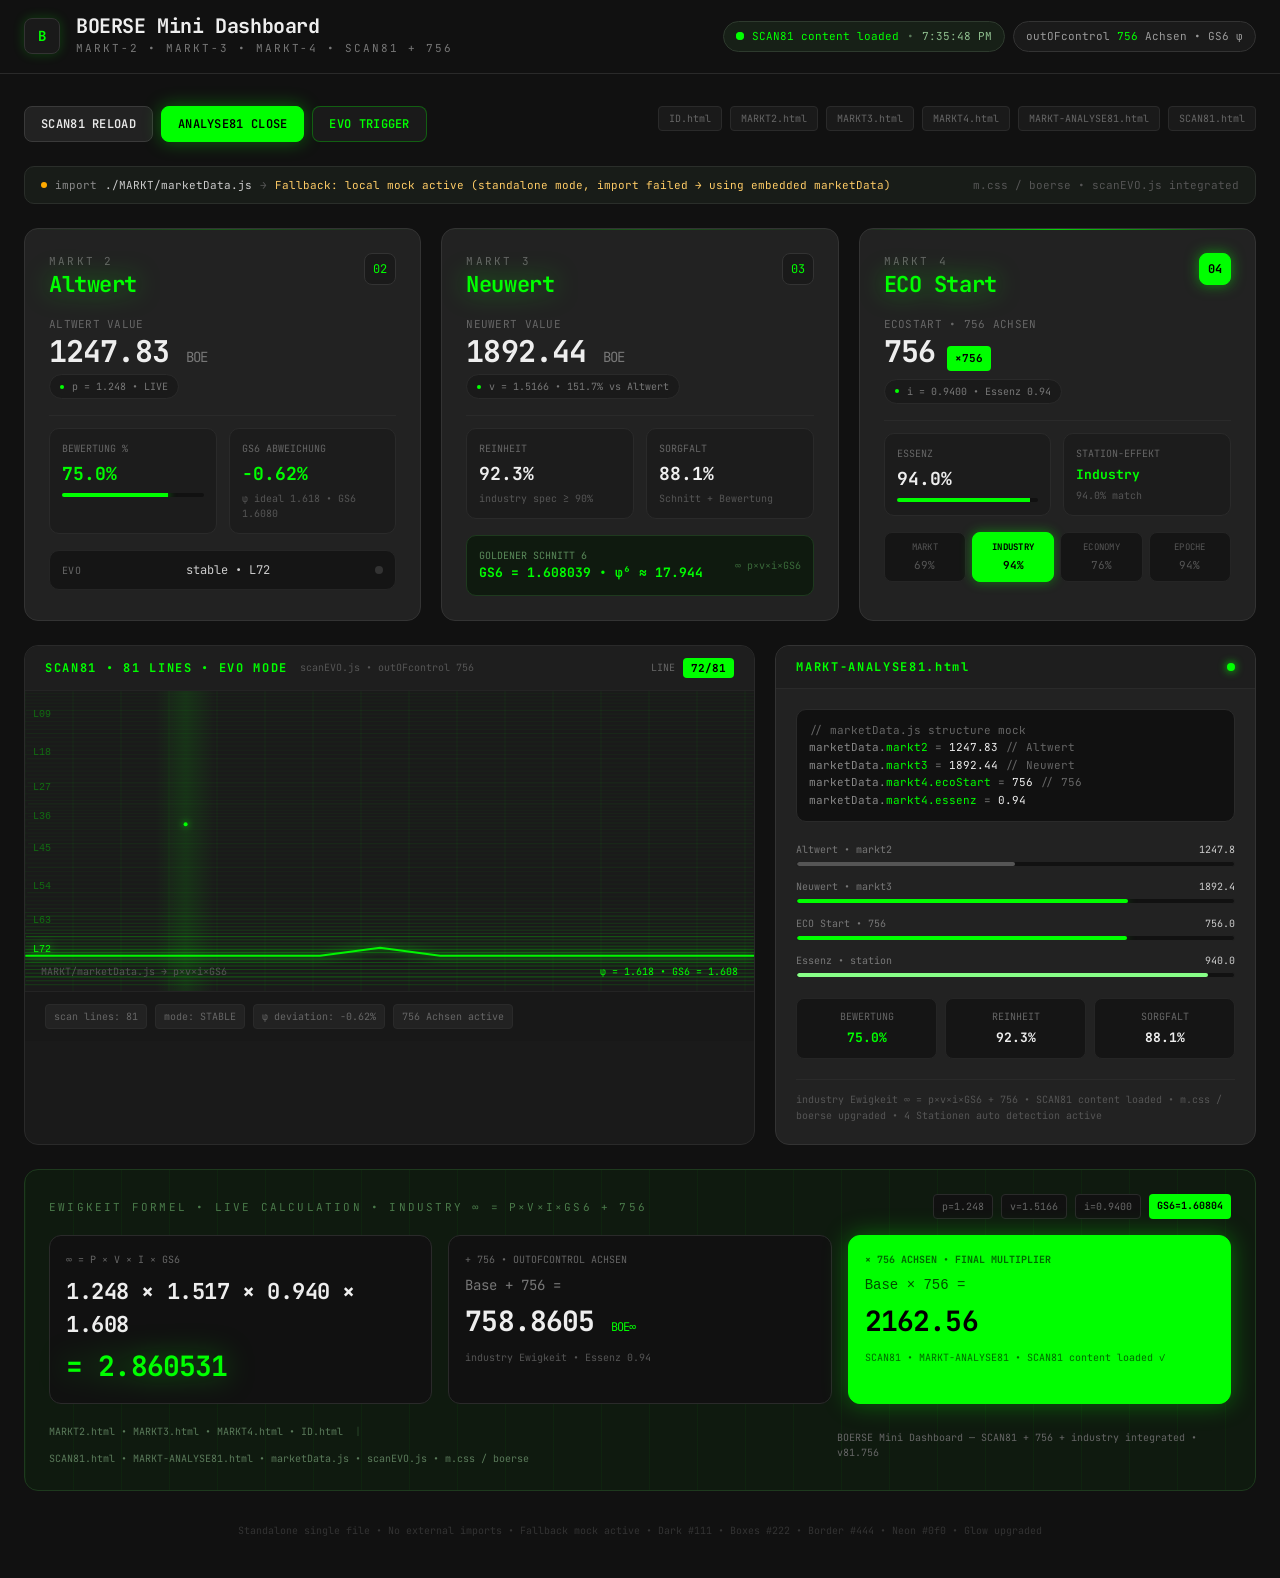
<file: index.html>
<!DOCTYPE html>
<html lang="en">
<head>
  <meta charset="UTF-8">
  <meta name="viewport" content="width=device-width, initial-scale=1">
  <title>React Artifact</title>
  <style>*,:after,:before{--tw-border-spacing-x:0;--tw-border-spacing-y:0;--tw-translate-x:0;--tw-translate-y:0;--tw-rotate:0;--tw-skew-x:0;--tw-skew-y:0;--tw-scale-x:1;--tw-scale-y:1;--tw-pan-x: ;--tw-pan-y: ;--tw-pinch-zoom: ;--tw-scroll-snap-strictness:proximity;--tw-gradient-from-position: ;--tw-gradient-via-position: ;--tw-gradient-to-position: ;--tw-ordinal: ;--tw-slashed-zero: ;--tw-numeric-figure: ;--tw-numeric-spacing: ;--tw-numeric-fraction: ;--tw-ring-inset: ;--tw-ring-offset-width:0px;--tw-ring-offset-color:#fff;--tw-ring-color:rgba(59,130,246,.5);--tw-ring-offset-shadow:0 0 #0000;--tw-ring-shadow:0 0 #0000;--tw-shadow:0 0 #0000;--tw-shadow-colored:0 0 #0000;--tw-blur: ;--tw-brightness: ;--tw-contrast: ;--tw-grayscale: ;--tw-hue-rotate: ;--tw-invert: ;--tw-saturate: ;--tw-sepia: ;--tw-drop-shadow: ;--tw-backdrop-blur: ;--tw-backdrop-brightness: ;--tw-backdrop-contrast: ;--tw-backdrop-grayscale: ;--tw-backdrop-hue-rotate: ;--tw-backdrop-invert: ;--tw-backdrop-opacity: ;--tw-backdrop-saturate: ;--tw-backdrop-sepia: ;--tw-contain-size: ;--tw-contain-layout: ;--tw-contain-paint: ;--tw-contain-style: }::backdrop{--tw-border-spacing-x:0;--tw-border-spacing-y:0;--tw-translate-x:0;--tw-translate-y:0;--tw-rotate:0;--tw-skew-x:0;--tw-skew-y:0;--tw-scale-x:1;--tw-scale-y:1;--tw-pan-x: ;--tw-pan-y: ;--tw-pinch-zoom: ;--tw-scroll-snap-strictness:proximity;--tw-gradient-from-position: ;--tw-gradient-via-position: ;--tw-gradient-to-position: ;--tw-ordinal: ;--tw-slashed-zero: ;--tw-numeric-figure: ;--tw-numeric-spacing: ;--tw-numeric-fraction: ;--tw-ring-inset: ;--tw-ring-offset-width:0px;--tw-ring-offset-color:#fff;--tw-ring-color:rgba(59,130,246,.5);--tw-ring-offset-shadow:0 0 #0000;--tw-ring-shadow:0 0 #0000;--tw-shadow:0 0 #0000;--tw-shadow-colored:0 0 #0000;--tw-blur: ;--tw-brightness: ;--tw-contrast: ;--tw-grayscale: ;--tw-hue-rotate: ;--tw-invert: ;--tw-saturate: ;--tw-sepia: ;--tw-drop-shadow: ;--tw-backdrop-blur: ;--tw-backdrop-brightness: ;--tw-backdrop-contrast: ;--tw-backdrop-grayscale: ;--tw-backdrop-hue-rotate: ;--tw-backdrop-invert: ;--tw-backdrop-opacity: ;--tw-backdrop-saturate: ;--tw-backdrop-sepia: ;--tw-contain-size: ;--tw-contain-layout: ;--tw-contain-paint: ;--tw-contain-style: }/*! tailwindcss v3.4.18 | MIT License | https://tailwindcss.com*/*,:after,:before{box-sizing:border-box;border:0 solid #e5e7eb}:after,:before{--tw-content:""}:host,html{line-height:1.5;-webkit-text-size-adjust:100%;-moz-tab-size:4;-o-tab-size:4;tab-size:4;font-family:ui-sans-serif,system-ui,sans-serif,Apple Color Emoji,Segoe UI Emoji,Segoe UI Symbol,Noto Color Emoji;font-feature-settings:normal;font-variation-settings:normal;-webkit-tap-highlight-color:transparent}body{line-height:inherit}hr{height:0;color:inherit;border-top-width:1px}abbr:where([title]){-webkit-text-decoration:underline dotted;text-decoration:underline dotted}h1,h2,h3,h4,h5,h6{font-size:inherit;font-weight:inherit}a{color:inherit;text-decoration:inherit}b,strong{font-weight:bolder}code,kbd,pre,samp{font-family:ui-monospace,SFMono-Regular,Menlo,Monaco,Consolas,Liberation Mono,Courier New,monospace;font-feature-settings:normal;font-variation-settings:normal;font-size:1em}small{font-size:80%}sub,sup{font-size:75%;line-height:0;position:relative;vertical-align:baseline}sub{bottom:-.25em}sup{top:-.5em}table{text-indent:0;border-color:inherit;border-collapse:collapse}button,input,optgroup,select,textarea{font-family:inherit;font-feature-settings:inherit;font-variation-settings:inherit;font-size:100%;font-weight:inherit;line-height:inherit;letter-spacing:inherit;color:inherit;margin:0;padding:0}button,select{text-transform:none}button,input:where([type=button]),input:where([type=reset]),input:where([type=submit]){-webkit-appearance:button;background-color:transparent;background-image:none}:-moz-focusring{outline:auto}:-moz-ui-invalid{box-shadow:none}progress{vertical-align:baseline}::-webkit-inner-spin-button,::-webkit-outer-spin-button{height:auto}[type=search]{-webkit-appearance:textfield;outline-offset:-2px}::-webkit-search-decoration{-webkit-appearance:none}::-webkit-file-upload-button{-webkit-appearance:button;font:inherit}summary{display:list-item}blockquote,dd,dl,figure,h1,h2,h3,h4,h5,h6,hr,p,pre{margin:0}fieldset{margin:0}fieldset,legend{padding:0}menu,ol,ul{list-style:none;margin:0;padding:0}dialog{padding:0}textarea{resize:vertical}input::-moz-placeholder,textarea::-moz-placeholder{opacity:1;color:#9ca3af}input::placeholder,textarea::placeholder{opacity:1;color:#9ca3af}[role=button],button{cursor:pointer}:disabled{cursor:default}audio,canvas,embed,iframe,img,object,svg,video{display:block;vertical-align:middle}img,video{max-width:100%;height:auto}[hidden]:where(:not([hidden=until-found])){display:none}.pointer-events-none{pointer-events:none}.absolute{position:absolute}.relative{position:relative}.sticky{position:sticky}.inset-0{inset:0}.bottom-3{bottom:.75rem}.left-0{left:0}.left-4{left:1rem}.right-0{right:0}.right-4{right:1rem}.top-0{top:0}.top-\[var\(--safe-area-inset-top\)\]{top:var(--safe-area-inset-top)}.z-20{z-index:20}.mx-auto{margin-left:auto;margin-right:auto}.mb-4{margin-bottom:1rem}.mb-5{margin-bottom:1.25rem}.mt-0\.5{margin-top:.125rem}.mt-1{margin-top:.25rem}.mt-1\.5{margin-top:.375rem}.mt-2{margin-top:.5rem}.mt-5{margin-top:1.25rem}.block{display:block}.flex{display:flex}.inline-flex{display:inline-flex}.grid{display:grid}.hidden{display:none}.h-1{height:.25rem}.h-1\.5{height:.375rem}.h-2{height:.5rem}.h-8{height:2rem}.h-9{height:2.25rem}.h-\[1px\]{height:1px}.h-\[260px\]{height:260px}.h-\[6px\]{height:6px}.h-full{height:100%}.min-h-screen{min-height:100vh}.w-1{width:.25rem}.w-1\.5{width:.375rem}.w-2{width:.5rem}.w-8{width:2rem}.w-9{width:2.25rem}.w-full{width:100%}.max-w-\[1280px\]{max-width:1280px}.flex-1{flex:1 1 0%}.scale-\[1\.02\]{--tw-scale-x:1.02;--tw-scale-y:1.02;transform:translate(var(--tw-translate-x),var(--tw-translate-y)) rotate(var(--tw-rotate)) skewX(var(--tw-skew-x)) skewY(var(--tw-skew-y)) scaleX(var(--tw-scale-x)) scaleY(var(--tw-scale-y))}@keyframes ping{75%,to{transform:scale(2);opacity:0}}.animate-ping{animation:ping 1s cubic-bezier(0,0,.2,1) infinite}@keyframes pulse{50%{opacity:.5}}.animate-pulse{animation:pulse 2s cubic-bezier(.4,0,.6,1) infinite}.grid-cols-1{grid-template-columns:repeat(1,minmax(0,1fr))}.grid-cols-2{grid-template-columns:repeat(2,minmax(0,1fr))}.grid-cols-3{grid-template-columns:repeat(3,minmax(0,1fr))}.flex-col{flex-direction:column}.flex-wrap{flex-wrap:wrap}.items-start{align-items:flex-start}.items-center{align-items:center}.items-baseline{align-items:baseline}.justify-center{justify-content:center}.justify-between{justify-content:space-between}.gap-1\.5{gap:.375rem}.gap-2{gap:.5rem}.gap-3{gap:.75rem}.gap-4{gap:1rem}.space-y-1>:not([hidden])~:not([hidden]){--tw-space-y-reverse:0;margin-top:calc(.25rem*(1 - var(--tw-space-y-reverse)));margin-bottom:calc(.25rem*var(--tw-space-y-reverse))}.space-y-3>:not([hidden])~:not([hidden]){--tw-space-y-reverse:0;margin-top:calc(.75rem*(1 - var(--tw-space-y-reverse)));margin-bottom:calc(.75rem*var(--tw-space-y-reverse))}.space-y-4>:not([hidden])~:not([hidden]){--tw-space-y-reverse:0;margin-top:calc(1rem*(1 - var(--tw-space-y-reverse)));margin-bottom:calc(1rem*var(--tw-space-y-reverse))}.space-y-5>:not([hidden])~:not([hidden]){--tw-space-y-reverse:0;margin-top:calc(1.25rem*(1 - var(--tw-space-y-reverse)));margin-bottom:calc(1.25rem*var(--tw-space-y-reverse))}.space-y-6>:not([hidden])~:not([hidden]){--tw-space-y-reverse:0;margin-top:calc(1.5rem*(1 - var(--tw-space-y-reverse)));margin-bottom:calc(1.5rem*var(--tw-space-y-reverse))}.overflow-hidden{overflow:hidden}.overflow-x-clip{overflow-x:clip}.rounded{border-radius:.25rem}.rounded-\[10px\]{border-radius:10px}.rounded-\[12px\]{border-radius:12px}.rounded-\[14px\]{border-radius:14px}.rounded-\[8px\]{border-radius:8px}.rounded-full{border-radius:9999px}.border{border-width:1px}.border-b{border-bottom-width:1px}.border-t{border-top-width:1px}.border-\[\#0f0\]{--tw-border-opacity:1;border-color:rgb(0 255 0/var(--tw-border-opacity,1))}.border-\[\#0f0\]\/30{border-color:rgba(0,255,0,.3)}.border-\[\#1e3a1e\]{--tw-border-opacity:1;border-color:rgb(30 58 30/var(--tw-border-opacity,1))}.border-\[\#222\]{--tw-border-opacity:1;border-color:rgb(34 34 34/var(--tw-border-opacity,1))}.border-\[\#242424\]{--tw-border-opacity:1;border-color:rgb(36 36 36/var(--tw-border-opacity,1))}.border-\[\#252525\]{--tw-border-opacity:1;border-color:rgb(37 37 37/var(--tw-border-opacity,1))}.border-\[\#2a2a2a\]{--tw-border-opacity:1;border-color:rgb(42 42 42/var(--tw-border-opacity,1))}.border-\[\#2a2e2a\]{--tw-border-opacity:1;border-color:rgb(42 46 42/var(--tw-border-opacity,1))}.border-\[\#2e3a2e\]{--tw-border-opacity:1;border-color:rgb(46 58 46/var(--tw-border-opacity,1))}.border-\[\#333\]{--tw-border-opacity:1;border-color:rgb(51 51 51/var(--tw-border-opacity,1))}.border-\[\#3a3a3a\]{--tw-border-opacity:1;border-color:rgb(58 58 58/var(--tw-border-opacity,1))}.bg-\[\#0f0\]{--tw-bg-opacity:1;background-color:rgb(0 255 0/var(--tw-bg-opacity,1))}.bg-\[\#0f1a0f\]{--tw-bg-opacity:1;background-color:rgb(15 26 15/var(--tw-bg-opacity,1))}.bg-\[\#111\]{--tw-bg-opacity:1;background-color:rgb(17 17 17/var(--tw-bg-opacity,1))}.bg-\[\#111\]\/90{background-color:hsla(0,0%,7%,.9)}.bg-\[\#151515\]{--tw-bg-opacity:1;background-color:rgb(21 21 21/var(--tw-bg-opacity,1))}.bg-\[\#172017\]{--tw-bg-opacity:1;background-color:rgb(23 32 23/var(--tw-bg-opacity,1))}.bg-\[\#181818\]{--tw-bg-opacity:1;background-color:rgb(24 24 24/var(--tw-bg-opacity,1))}.bg-\[\#181c18\]{--tw-bg-opacity:1;background-color:rgb(24 28 24/var(--tw-bg-opacity,1))}.bg-\[\#1a1a1a\]{--tw-bg-opacity:1;background-color:rgb(26 26 26/var(--tw-bg-opacity,1))}.bg-\[\#1c1c1c\]{--tw-bg-opacity:1;background-color:rgb(28 28 28/var(--tw-bg-opacity,1))}.bg-\[\#1e1e1e\]{--tw-bg-opacity:1;background-color:rgb(30 30 30/var(--tw-bg-opacity,1))}.bg-\[\#222\]{--tw-bg-opacity:1;background-color:rgb(34 34 34/var(--tw-bg-opacity,1))}.bg-\[\#333\]{--tw-bg-opacity:1;background-color:rgb(51 51 51/var(--tw-bg-opacity,1))}.bg-\[\#ffaa00\]{--tw-bg-opacity:1;background-color:rgb(255 170 0/var(--tw-bg-opacity,1))}.bg-gradient-to-r{background-image:linear-gradient(to right,var(--tw-gradient-stops))}.from-transparent{--tw-gradient-from:transparent var(--tw-gradient-from-position);--tw-gradient-to:transparent var(--tw-gradient-to-position);--tw-gradient-stops:var(--tw-gradient-from),var(--tw-gradient-to)}.via-\[\#0f0\]{--tw-gradient-to:rgba(0,255,0,0) var(--tw-gradient-to-position);--tw-gradient-stops:var(--tw-gradient-from),#0f0 var(--tw-gradient-via-position),var(--tw-gradient-to)}.via-\[\#0f0\]\/40{--tw-gradient-to:rgba(0,255,0,0) var(--tw-gradient-to-position);--tw-gradient-stops:var(--tw-gradient-from),rgba(0,255,0,.4) var(--tw-gradient-via-position),var(--tw-gradient-to)}.to-transparent{--tw-gradient-to:transparent var(--tw-gradient-to-position)}.p-2\.5{padding:.625rem}.p-3{padding:.75rem}.p-4{padding:1rem}.p-5{padding:1.25rem}.px-2{padding-left:.5rem;padding-right:.5rem}.px-2\.5{padding-left:.625rem;padding-right:.625rem}.px-3{padding-left:.75rem;padding-right:.75rem}.px-4{padding-left:1rem;padding-right:1rem}.px-5{padding-left:1.25rem;padding-right:1.25rem}.py-0\.5{padding-top:.125rem;padding-bottom:.125rem}.py-1{padding-top:.25rem;padding-bottom:.25rem}.py-1\.5{padding-top:.375rem;padding-bottom:.375rem}.py-2{padding-top:.5rem;padding-bottom:.5rem}.py-2\.5{padding-top:.625rem;padding-bottom:.625rem}.py-3{padding-top:.75rem;padding-bottom:.75rem}.py-4{padding-top:1rem;padding-bottom:1rem}.py-6{padding-top:1.5rem;padding-bottom:1.5rem}.pt-3{padding-top:.75rem}.text-center{text-align:center}.font-mono{font-family:ui-monospace,SFMono-Regular,Menlo,Monaco,Consolas,Liberation Mono,Courier New,monospace}.text-\[10px\]{font-size:10px}.text-\[11px\]{font-size:11px}.text-\[12px\]{font-size:12px}.text-\[13px\]{font-size:13px}.text-\[14px\]{font-size:14px}.text-\[18px\]{font-size:18px}.text-\[22px\]{font-size:22px}.text-\[28px\]{font-size:28px}.text-\[30px\]{font-size:30px}.text-\[9px\]{font-size:9px}.font-bold{font-weight:700}.font-normal{font-weight:400}.font-semibold{font-weight:600}.uppercase{text-transform:uppercase}.capitalize{text-transform:capitalize}.leading-\[1\.6\]{line-height:1.6}.leading-none{line-height:1}.leading-relaxed{line-height:1.625}.tracking-\[-0\.02em\]{letter-spacing:-.02em}.tracking-\[-0\.03em\]{letter-spacing:-.03em}.tracking-\[0\.14em\]{letter-spacing:.14em}.tracking-\[0\.18em\]{letter-spacing:.18em}.tracking-\[0\.2em\]{letter-spacing:.2em}.tracking-wide{letter-spacing:.025em}.text-\[\#0f0\]{--tw-text-opacity:1;color:rgb(0 255 0/var(--tw-text-opacity,1))}.text-\[\#2a4a2a\]{--tw-text-opacity:1;color:rgb(42 74 42/var(--tw-text-opacity,1))}.text-\[\#333\]{--tw-text-opacity:1;color:rgb(51 51 51/var(--tw-text-opacity,1))}.text-\[\#3a6a3a\]{--tw-text-opacity:1;color:rgb(58 106 58/var(--tw-text-opacity,1))}.text-\[\#4a7a4a\]{--tw-text-opacity:1;color:rgb(74 122 74/var(--tw-text-opacity,1))}.text-\[\#555\]{--tw-text-opacity:1;color:rgb(85 85 85/var(--tw-text-opacity,1))}.text-\[\#5a7a5a\]{--tw-text-opacity:1;color:rgb(90 122 90/var(--tw-text-opacity,1))}.text-\[\#5a8a5a\]{--tw-text-opacity:1;color:rgb(90 138 90/var(--tw-text-opacity,1))}.text-\[\#666\]{--tw-text-opacity:1;color:rgb(102 102 102/var(--tw-text-opacity,1))}.text-\[\#777\]{--tw-text-opacity:1;color:rgb(119 119 119/var(--tw-text-opacity,1))}.text-\[\#888\]{--tw-text-opacity:1;color:rgb(136 136 136/var(--tw-text-opacity,1))}.text-\[\#8a8a8a\]{--tw-text-opacity:1;color:rgb(138 138 138/var(--tw-text-opacity,1))}.text-\[\#8fbf8f\]{--tw-text-opacity:1;color:rgb(143 191 143/var(--tw-text-opacity,1))}.text-\[\#999\]{--tw-text-opacity:1;color:rgb(153 153 153/var(--tw-text-opacity,1))}.text-\[\#ccc\]{--tw-text-opacity:1;color:rgb(204 204 204/var(--tw-text-opacity,1))}.text-\[\#e8e8e8\]{--tw-text-opacity:1;color:rgb(232 232 232/var(--tw-text-opacity,1))}.text-\[\#eee\]{--tw-text-opacity:1;color:rgb(238 238 238/var(--tw-text-opacity,1))}.text-\[\#ffaa00\]{--tw-text-opacity:1;color:rgb(255 170 0/var(--tw-text-opacity,1))}.text-\[\#ffcc66\]{--tw-text-opacity:1;color:rgb(255 204 102/var(--tw-text-opacity,1))}.text-black{--tw-text-opacity:1;color:rgb(0 0 0/var(--tw-text-opacity,1))}.text-black\/60{color:rgba(0,0,0,.6)}.text-black\/70{color:rgba(0,0,0,.7)}.antialiased{-webkit-font-smoothing:antialiased;-moz-osx-font-smoothing:grayscale}.opacity-100{opacity:1}.opacity-60{opacity:.6}.opacity-75{opacity:.75}.opacity-80{opacity:.8}.opacity-\[0\.04\]{opacity:.04}.shadow-\[0_0_12px_rgba\(0\2c 255\2c 0\2c 0\.2\)\]{--tw-shadow:0 0 12px rgba(0,255,0,.2);--tw-shadow-colored:0 0 12px var(--tw-shadow-color);box-shadow:var(--tw-ring-offset-shadow,0 0 #0000),var(--tw-ring-shadow,0 0 #0000),var(--tw-shadow)}.shadow-\[0_0_12px_rgba\(0\2c 255\2c 0\2c 0\.4\)\]{--tw-shadow:0 0 12px rgba(0,255,0,.4);--tw-shadow-colored:0 0 12px var(--tw-shadow-color);box-shadow:var(--tw-ring-offset-shadow,0 0 #0000),var(--tw-ring-shadow,0 0 #0000),var(--tw-shadow)}.shadow-\[0_0_14px_rgba\(0\2c 255\2c 0\2c 0\.5\)\]{--tw-shadow:0 0 14px rgba(0,255,0,.5);--tw-shadow-colored:0 0 14px var(--tw-shadow-color);box-shadow:var(--tw-ring-offset-shadow,0 0 #0000),var(--tw-ring-shadow,0 0 #0000),var(--tw-shadow)}.shadow-\[0_0_18px_rgba\(0\2c 255\2c 0\2c 0\.35\)\]{--tw-shadow:0 0 18px rgba(0,255,0,.35);--tw-shadow-colored:0 0 18px var(--tw-shadow-color);box-shadow:var(--tw-ring-offset-shadow,0 0 #0000),var(--tw-ring-shadow,0 0 #0000),var(--tw-shadow)}.shadow-\[0_0_22px_rgba\(0\2c 255\2c 0\2c 0\.6\)\]{--tw-shadow:0 0 22px rgba(0,255,0,.6);--tw-shadow-colored:0 0 22px var(--tw-shadow-color);box-shadow:var(--tw-ring-offset-shadow,0 0 #0000),var(--tw-ring-shadow,0 0 #0000),var(--tw-shadow)}.shadow-\[0_0_24px_rgba\(0\2c 255\2c 0\2c 0\.35\)\]{--tw-shadow:0 0 24px rgba(0,255,0,.35);--tw-shadow-colored:0 0 24px var(--tw-shadow-color)}.shadow-\[0_0_24px_rgba\(0\2c 255\2c 0\2c 0\.35\)\],.shadow-\[0_0_8px_\#0f0\]{box-shadow:var(--tw-ring-offset-shadow,0 0 #0000),var(--tw-ring-shadow,0 0 #0000),var(--tw-shadow)}.shadow-\[0_0_8px_\#0f0\]{--tw-shadow:0 0 8px #0f0;--tw-shadow-colored:0 0 8px var(--tw-shadow-color)}.drop-shadow-\[0_0_12px_rgba\(0\2c 255\2c 0\2c 0\.5\)\]{--tw-drop-shadow:drop-shadow(0 0 12px rgba(0,255,0,.5))}.drop-shadow-\[0_0_12px_rgba\(0\2c 255\2c 0\2c 0\.5\)\],.drop-shadow-\[0_0_12px_rgba\(0\2c 255\2c 0\2c 0\.6\)\]{filter:var(--tw-blur) var(--tw-brightness) var(--tw-contrast) var(--tw-grayscale) var(--tw-hue-rotate) var(--tw-invert) var(--tw-saturate) var(--tw-sepia) var(--tw-drop-shadow)}.drop-shadow-\[0_0_12px_rgba\(0\2c 255\2c 0\2c 0\.6\)\]{--tw-drop-shadow:drop-shadow(0 0 12px rgba(0,255,0,.6))}.drop-shadow-\[0_0_14px_rgba\(0\2c 255\2c 0\2c 0\.5\)\]{--tw-drop-shadow:drop-shadow(0 0 14px rgba(0,255,0,.5));filter:var(--tw-blur) var(--tw-brightness) var(--tw-contrast) var(--tw-grayscale) var(--tw-hue-rotate) var(--tw-invert) var(--tw-saturate) var(--tw-sepia) var(--tw-drop-shadow)}.backdrop-blur-xl{--tw-backdrop-blur:blur(24px);backdrop-filter:var(--tw-backdrop-blur) var(--tw-backdrop-brightness) var(--tw-backdrop-contrast) var(--tw-backdrop-grayscale) var(--tw-backdrop-hue-rotate) var(--tw-backdrop-invert) var(--tw-backdrop-opacity) var(--tw-backdrop-saturate) var(--tw-backdrop-sepia)}.transition-all{transition-property:all;transition-timing-function:cubic-bezier(.4,0,.2,1);transition-duration:.15s}.duration-700{transition-duration:.7s}#root,body,html{min-height:100%}body{margin:0;font-family:ui-sans-serif,system-ui,-apple-system,BlinkMacSystemFont,Segoe UI,sans-serif}[role=button]:not([aria-disabled=true]),button:not(:disabled),label[for],select:not(:disabled),summary{cursor:pointer}.hover\:border-\[\#0f0\]:hover{--tw-border-opacity:1;border-color:rgb(0 255 0/var(--tw-border-opacity,1))}.hover\:border-\[\#0f0\]\/30:hover{border-color:rgba(0,255,0,.3)}.hover\:border-\[\#0f0\]\/40:hover{border-color:rgba(0,255,0,.4)}.hover\:border-\[\#3d4a3d\]:hover{--tw-border-opacity:1;border-color:rgb(61 74 61/var(--tw-border-opacity,1))}.hover\:bg-\[\#0f0\]:hover{--tw-bg-opacity:1;background-color:rgb(0 255 0/var(--tw-bg-opacity,1))}.hover\:text-\[\#0f0\]:hover{--tw-text-opacity:1;color:rgb(0 255 0/var(--tw-text-opacity,1))}.hover\:text-black:hover{--tw-text-opacity:1;color:rgb(0 0 0/var(--tw-text-opacity,1))}.hover\:shadow-\[0_0_0_1px_\#0f0\2c 0_0_28px_rgba\(0\2c 255\2c 0\2c 0\.18\)\]:hover{--tw-shadow:0 0 0 1px #0f0,0 0 28px rgba(0,255,0,.18);--tw-shadow-colored:0 0 0 1px var(--tw-shadow-color),0 0 28px var(--tw-shadow-color);box-shadow:var(--tw-ring-offset-shadow,0 0 #0000),var(--tw-ring-shadow,0 0 #0000),var(--tw-shadow)}.hover\:shadow-\[0_0_14px_rgba\(0\2c 255\2c 0\2c 0\.25\)\]:hover{--tw-shadow:0 0 14px rgba(0,255,0,.25);--tw-shadow-colored:0 0 14px var(--tw-shadow-color);box-shadow:var(--tw-ring-offset-shadow,0 0 #0000),var(--tw-ring-shadow,0 0 #0000),var(--tw-shadow)}.hover\:shadow-\[0_0_18px_rgba\(0\2c 255\2c 0\2c 0\.4\)\]:hover{--tw-shadow:0 0 18px rgba(0,255,0,.4);--tw-shadow-colored:0 0 18px var(--tw-shadow-color);box-shadow:var(--tw-ring-offset-shadow,0 0 #0000),var(--tw-ring-shadow,0 0 #0000),var(--tw-shadow)}.hover\:shadow-\[var\(--neon-glow\)\]:hover{--tw-shadow-color:var(--neon-glow);--tw-shadow:var(--tw-shadow-colored)}.active\:scale-\[0\.98\]:active{--tw-scale-x:0.98;--tw-scale-y:0.98;transform:translate(var(--tw-translate-x),var(--tw-translate-y)) rotate(var(--tw-rotate)) skewX(var(--tw-skew-x)) skewY(var(--tw-skew-y)) scaleX(var(--tw-scale-x)) scaleY(var(--tw-scale-y))}.group:hover .group-hover\:opacity-100{opacity:1}@media (min-width:768px){.md\:inline{display:inline}.md\:h-\[300px\]{height:300px}.md\:grid-cols-3{grid-template-columns:repeat(3,minmax(0,1fr))}.md\:flex-row{flex-direction:row}.md\:items-center{align-items:center}.md\:gap-5{gap:1.25rem}.md\:p-6{padding:1.5rem}.md\:px-6{padding-left:1.5rem;padding-right:1.5rem}.md\:py-8{padding-top:2rem;padding-bottom:2rem}.md\:text-\[20px\]{font-size:20px}}@media (min-width:1024px){.lg\:col-span-2{grid-column:span 2/span 2}.lg\:col-span-3{grid-column:span 3/span 3}.lg\:grid-cols-3{grid-template-columns:repeat(3,minmax(0,1fr))}.lg\:grid-cols-5{grid-template-columns:repeat(5,minmax(0,1fr))}.lg\:flex-row{flex-direction:row}}</style>
</head>
<body>
  <div id="root"></div>
  
  <script type="module">var ef=Object.create;var{getPrototypeOf:nf,defineProperty:$l,getOwnPropertyNames:tf}=Object;var rf=Object.prototype.hasOwnProperty;var kn=(e,n,t)=>{t=e!=null?ef(nf(e)):{};let r=n||!e||!e.__esModule?$l(t,"default",{value:e,enumerable:!0}):t;for(let l of tf(e))if(!rf.call(r,l))$l(r,l,{get:()=>e[l],enumerable:!0});return r};var mr=(e,n)=>()=>(n||e((n={exports:{}}).exports,n),n.exports);var lf=(e,n)=>{for(var t in n)$l(e,t,{get:n[t],enumerable:!0,configurable:!0,set:(r)=>n[t]=()=>r})};var of=(e,n)=>()=>(e&&(n=e(e=0)),n);var gt=mr((Ef)=>{var yt=Symbol.for("react.element"),uf=Symbol.for("react.portal"),sf=Symbol.for("react.fragment"),af=Symbol.for("react.strict_mode"),cf=Symbol.for("react.profiler"),ff=Symbol.for("react.provider"),df=Symbol.for("react.context"),pf=Symbol.for("react.forward_ref"),hf=Symbol.for("react.suspense"),mf=Symbol.for("react.memo"),vf=Symbol.for("react.lazy"),fi=Symbol.iterator;function yf(e){if(e===null||typeof e!=="object")return null;return e=fi&&e[fi]||e["@@iterator"],typeof e==="function"?e:null}var hi={isMounted:function(){return!1},enqueueForceUpdate:function(){},enqueueReplaceState:function(){},enqueueSetState:function(){}},mi=Object.assign,vi={};function $n(e,n,t){this.props=e,this.context=n,this.refs=vi,this.updater=t||hi}$n.prototype.isReactComponent={};$n.prototype.setState=function(e,n){if(typeof e!=="object"&&typeof e!=="function"&&e!=null)throw Error("setState(...): takes an object of state variables to update or a function which returns an object of state variables.");this.updater.enqueueSetState(this,e,n,"setState")};$n.prototype.forceUpdate=function(e){this.updater.enqueueForceUpdate(this,e,"forceUpdate")};function yi(){}yi.prototype=$n.prototype;function Ql(e,n,t){this.props=e,this.context=n,this.refs=vi,this.updater=t||hi}var Hl=Ql.prototype=new yi;Hl.constructor=Ql;mi(Hl,$n.prototype);Hl.isPureReactComponent=!0;var di=Array.isArray,gi=Object.prototype.hasOwnProperty,Al={current:null},wi={key:!0,ref:!0,__self:!0,__source:!0};function Si(e,n,t){var r,l={},o=null,u=null;if(n!=null)for(r in n.ref!==void 0&&(u=n.ref),n.key!==void 0&&(o=""+n.key),n)gi.call(n,r)&&!wi.hasOwnProperty(r)&&(l[r]=n[r]);var i=arguments.length-2;if(i===1)l.children=t;else if(1<i){for(var s=Array(i),f=0;f<i;f++)s[f]=arguments[f+2];l.children=s}if(e&&e.defaultProps)for(r in i=e.defaultProps,i)l[r]===void 0&&(l[r]=i[r]);return{$$typeof:yt,type:e,key:o,ref:u,props:l,_owner:Al.current}}function gf(e,n){return{$$typeof:yt,type:e.type,key:n,ref:e.ref,props:e.props,_owner:e._owner}}function Kl(e){return typeof e==="object"&&e!==null&&e.$$typeof===yt}function wf(e){var n={"=":"=0",":":"=2"};return"$"+e.replace(/[=:]/g,function(t){return n[t]})}var pi=/\/+/g;function Bl(e,n){return typeof e==="object"&&e!==null&&e.key!=null?wf(""+e.key):n.toString(36)}function yr(e,n,t,r,l){var o=typeof e;if(o==="undefined"||o==="boolean")e=null;var u=!1;if(e===null)u=!0;else switch(o){case"string":case"number":u=!0;break;case"object":switch(e.$$typeof){case yt:case uf:u=!0}}if(u)return u=e,l=l(u),e=r===""?"."+Bl(u,0):r,di(l)?(t="",e!=null&&(t=e.replace(pi,"$&/")+"/"),yr(l,n,t,"",function(f){return f})):l!=null&&(Kl(l)&&(l=gf(l,t+(!l.key||u&&u.key===l.key?"":(""+l.key).replace(pi,"$&/")+"/")+e)),n.push(l)),1;if(u=0,r=r===""?".":r+":",di(e))for(var i=0;i<e.length;i++){o=e[i];var s=r+Bl(o,i);u+=yr(o,n,t,s,l)}else if(s=yf(e),typeof s==="function")for(e=s.call(e),i=0;!(o=e.next()).done;)o=o.value,s=r+Bl(o,i++),u+=yr(o,n,t,s,l);else if(o==="object")throw n=String(e),Error("Objects are not valid as a React child (found: "+(n==="[object Object]"?"object with keys {"+Object.keys(e).join(", ")+"}":n)+"). If you meant to render a collection of children, use an array instead.");return u}function vr(e,n,t){if(e==null)return e;var r=[],l=0;return yr(e,r,"","",function(o){return n.call(t,o,l++)}),r}function Sf(e){if(e._status===-1){var n=e._result;n=n(),n.then(function(t){if(e._status===0||e._status===-1)e._status=1,e._result=t},function(t){if(e._status===0||e._status===-1)e._status=2,e._result=t}),e._status===-1&&(e._status=0,e._result=n)}if(e._status===1)return e._result.default;throw e._result}var oe={current:null},gr={transition:null},kf={ReactCurrentDispatcher:oe,ReactCurrentBatchConfig:gr,ReactCurrentOwner:Al};function ki(){throw Error("act(...) is not supported in production builds of React.")}Ef.Children={map:vr,forEach:function(e,n,t){vr(e,function(){n.apply(this,arguments)},t)},count:function(e){var n=0;return vr(e,function(){n++}),n},toArray:function(e){return vr(e,function(n){return n})||[]},only:function(e){if(!Kl(e))throw Error("React.Children.only expected to receive a single React element child.");return e}};Ef.Component=$n;Ef.Fragment=sf;Ef.Profiler=cf;Ef.PureComponent=Ql;Ef.StrictMode=af;Ef.Suspense=hf;Ef.__SECRET_INTERNALS_DO_NOT_USE_OR_YOU_WILL_BE_FIRED=kf;Ef.act=ki;Ef.cloneElement=function(e,n,t){if(e===null||e===void 0)throw Error("React.cloneElement(...): The argument must be a React element, but you passed "+e+".");var r=mi({},e.props),l=e.key,o=e.ref,u=e._owner;if(n!=null){if(n.ref!==void 0&&(o=n.ref,u=Al.current),n.key!==void 0&&(l=""+n.key),e.type&&e.type.defaultProps)var i=e.type.defaultProps;for(s in n)gi.call(n,s)&&!wi.hasOwnProperty(s)&&(r[s]=n[s]===void 0&&i!==void 0?i[s]:n[s])}var s=arguments.length-2;if(s===1)r.children=t;else if(1<s){i=Array(s);for(var f=0;f<s;f++)i[f]=arguments[f+2];r.children=i}return{$$typeof:yt,type:e.type,key:l,ref:o,props:r,_owner:u}};Ef.createContext=function(e){return e={$$typeof:df,_currentValue:e,_currentValue2:e,_threadCount:0,Provider:null,Consumer:null,_defaultValue:null,_globalName:null},e.Provider={$$typeof:ff,_context:e},e.Consumer=e};Ef.createElement=Si;Ef.createFactory=function(e){var n=Si.bind(null,e);return n.type=e,n};Ef.createRef=function(){return{current:null}};Ef.forwardRef=function(e){return{$$typeof:pf,render:e}};Ef.isValidElement=Kl;Ef.lazy=function(e){return{$$typeof:vf,_payload:{_status:-1,_result:e},_init:Sf}};Ef.memo=function(e,n){return{$$typeof:mf,type:e,compare:n===void 0?null:n}};Ef.startTransition=function(e){var n=gr.transition;gr.transition={};try{e()}finally{gr.transition=n}};Ef.unstable_act=ki;Ef.useCallback=function(e,n){return oe.current.useCallback(e,n)};Ef.useContext=function(e){return oe.current.useContext(e)};Ef.useDebugValue=function(){};Ef.useDeferredValue=function(e){return oe.current.useDeferredValue(e)};Ef.useEffect=function(e,n){return oe.current.useEffect(e,n)};Ef.useId=function(){return oe.current.useId()};Ef.useImperativeHandle=function(e,n,t){return oe.current.useImperativeHandle(e,n,t)};Ef.useInsertionEffect=function(e,n){return oe.current.useInsertionEffect(e,n)};Ef.useLayoutEffect=function(e,n){return oe.current.useLayoutEffect(e,n)};Ef.useMemo=function(e,n){return oe.current.useMemo(e,n)};Ef.useReducer=function(e,n,t){return oe.current.useReducer(e,n,t)};Ef.useRef=function(e){return oe.current.useRef(e)};Ef.useState=function(e){return oe.current.useState(e)};Ef.useSyncExternalStore=function(e,n,t){return oe.current.useSyncExternalStore(e,n,t)};Ef.useTransition=function(){return oe.current.useTransition()};Ef.version="18.3.1"});var Ti=mr((ud)=>{function Xl(e,n){var t=e.length;e.push(n);e:for(;0<t;){var r=t-1>>>1,l=e[r];if(0<wr(l,n))e[r]=n,e[t]=l,t=r;else break e}}function Pe(e){return e.length===0?null:e[0]}function Cr(e){if(e.length===0)return null;var n=e[0],t=e.pop();if(t!==n){e[0]=t;e:for(var r=0,l=e.length,o=l>>>1;r<o;){var u=2*(r+1)-1,i=e[u],s=u+1,f=e[s];if(0>wr(i,t))s<l&&0>wr(f,i)?(e[r]=f,e[s]=t,r=s):(e[r]=i,e[u]=t,r=u);else if(s<l&&0>wr(f,t))e[r]=f,e[s]=t,r=s;else break e}}return n}function wr(e,n){var t=e.sortIndex-n.sortIndex;return t!==0?t:e.id-n.id}if(typeof performance==="object"&&typeof performance.now==="function")Gl=performance,ud.unstable_now=function(){return Gl.now()};else Sr=Date,Zl=Sr.now(),ud.unstable_now=function(){return Sr.now()-Zl};var Gl,Sr,Zl,De=[],be=[],od=1,ge=null,ee=3,_r=!1,En=!1,St=!1,Ci=typeof setTimeout==="function"?setTimeout:null,_i=typeof clearTimeout==="function"?clearTimeout:null,Ei=typeof setImmediate<"u"?setImmediate:null;typeof navigator<"u"&&navigator.scheduling!==void 0&&navigator.scheduling.isInputPending!==void 0&&navigator.scheduling.isInputPending.bind(navigator.scheduling);function Jl(e){for(var n=Pe(be);n!==null;){if(n.callback===null)Cr(be);else if(n.startTime<=e)Cr(be),n.sortIndex=n.expirationTime,Xl(De,n);else break;n=Pe(be)}}function jl(e){if(St=!1,Jl(e),!En)if(Pe(De)!==null)En=!0,eo(bl);else{var n=Pe(be);n!==null&&no(jl,n.startTime-e)}}function bl(e,n){En=!1,St&&(St=!1,_i(kt),kt=-1),_r=!0;var t=ee;try{Jl(n);for(ge=Pe(De);ge!==null&&(!(ge.expirationTime>n)||e&&!zi());){var r=ge.callback;if(typeof r==="function"){ge.callback=null,ee=ge.priorityLevel;var l=r(ge.expirationTime<=n);n=ud.unstable_now(),typeof l==="function"?ge.callback=l:ge===Pe(De)&&Cr(De),Jl(n)}else Cr(De);ge=Pe(De)}if(ge!==null)var o=!0;else{var u=Pe(be);u!==null&&no(jl,u.startTime-n),o=!1}return o}finally{ge=null,ee=t,_r=!1}}var Nr=!1,kr=null,kt=-1,Ni=5,Pi=-1;function zi(){return ud.unstable_now()-Pi<Ni?!1:!0}function Yl(){if(kr!==null){var e=ud.unstable_now();Pi=e;var n=!0;try{n=kr(!0,e)}finally{n?wt():(Nr=!1,kr=null)}}else Nr=!1}var wt;if(typeof Ei==="function")wt=function(){Ei(Yl)};else if(typeof MessageChannel<"u")Er=new MessageChannel,ql=Er.port2,Er.port1.onmessage=Yl,wt=function(){ql.postMessage(null)};else wt=function(){Ci(Yl,0)};var Er,ql;function eo(e){kr=e,Nr||(Nr=!0,wt())}function no(e,n){kt=Ci(function(){e(ud.unstable_now())},n)}ud.unstable_IdlePriority=5;ud.unstable_ImmediatePriority=1;ud.unstable_LowPriority=4;ud.unstable_NormalPriority=3;ud.unstable_Profiling=null;ud.unstable_UserBlockingPriority=2;ud.unstable_cancelCallback=function(e){e.callback=null};ud.unstable_continueExecution=function(){En||_r||(En=!0,eo(bl))};ud.unstable_forceFrameRate=function(e){0>e||125<e?console.error("forceFrameRate takes a positive int between 0 and 125, forcing frame rates higher than 125 fps is not supported"):Ni=0<e?Math.floor(1000/e):5};ud.unstable_getCurrentPriorityLevel=function(){return ee};ud.unstable_getFirstCallbackNode=function(){return Pe(De)};ud.unstable_next=function(e){switch(ee){case 1:case 2:case 3:var n=3;break;default:n=ee}var t=ee;ee=n;try{return e()}finally{ee=t}};ud.unstable_pauseExecution=function(){};ud.unstable_requestPaint=function(){};ud.unstable_runWithPriority=function(e,n){switch(e){case 1:case 2:case 3:case 4:case 5:break;default:e=3}var t=ee;ee=e;try{return n()}finally{ee=t}};ud.unstable_scheduleCallback=function(e,n,t){var r=ud.unstable_now();switch(typeof t==="object"&&t!==null?(t=t.delay,t=typeof t==="number"&&0<t?r+t:r):t=r,e){case 1:var l=-1;break;case 2:l=250;break;case 5:l=1073741823;break;case 4:l=1e4;break;default:l=5000}return l=t+l,e={id:od++,callback:n,priorityLevel:e,startTime:t,expirationTime:l,sortIndex:-1},t>r?(e.sortIndex=t,Xl(be,e),Pe(De)===null&&e===Pe(be)&&(St?(_i(kt),kt=-1):St=!0,no(jl,t-r))):(e.sortIndex=l,Xl(De,e),En||_r||(En=!0,eo(bl))),e};ud.unstable_shouldYield=zi;ud.unstable_wrapCallback=function(e){var n=ee;return function(){var t=ee;ee=n;try{return e.apply(this,arguments)}finally{ee=t}}}});var si={};lf(si,{version:()=>Qc,unstable_renderSubtreeIntoContainer:()=>Bc,unstable_batchedUpdates:()=>$c,unmountComponentAtNode:()=>Wc,render:()=>Vc,hydrateRoot:()=>xc,hydrate:()=>Uc,flushSync:()=>Dc,findDOMNode:()=>Oc,createRoot:()=>Fc,createPortal:()=>Ic,__SECRET_INTERNALS_DO_NOT_USE_OR_YOU_WILL_BE_FIRED:()=>Mc});function w(e){for(var n="https://reactjs.org/docs/error-decoder.html?invariant="+e,t=1;t<arguments.length;t++)n+="&args[]="+encodeURIComponent(arguments[t]);return"Minified React error #"+e+"; visit "+n+" for the full message or use the non-minified dev environment for full errors and additional helpful warnings."}function Un(e,n){st(e,n),st(e+"Capture",n)}function st(e,n){Yt[e]=n;for(e=0;e<n.length;e++)Os.add(n[e])}function Pd(e){if(_o.call(Ri,e))return!0;if(_o.call(Li,e))return!1;if(Nd.test(e))return Ri[e]=!0;return Li[e]=!0,!1}function zd(e,n,t,r){if(t!==null&&t.type===0)return!1;switch(typeof n){case"function":case"symbol":return!0;case"boolean":if(r)return!1;if(t!==null)return!t.acceptsBooleans;return e=e.toLowerCase().slice(0,5),e!=="data-"&&e!=="aria-";default:return!1}}function Td(e,n,t,r){if(n===null||typeof n>"u"||zd(e,n,t,r))return!0;if(r)return!1;if(t!==null)switch(t.type){case 3:return!n;case 4:return n===!1;case 5:return isNaN(n);case 6:return isNaN(n)||1>n}return!1}function se(e,n,t,r,l,o,u){this.acceptsBooleans=n===2||n===3||n===4,this.attributeName=r,this.attributeNamespace=l,this.mustUseProperty=t,this.propertyName=e,this.type=n,this.sanitizeURL=o,this.removeEmptyString=u}function wu(e){return e[1].toUpperCase()}function Su(e,n,t,r){var l=b.hasOwnProperty(n)?b[n]:null;if(l!==null?l.type!==0:r||!(2<n.length)||n[0]!=="o"&&n[0]!=="O"||n[1]!=="n"&&n[1]!=="N")Td(n,t,l,r)&&(t=null),r||l===null?Pd(n)&&(t===null?e.removeAttribute(n):e.setAttribute(n,""+t)):l.mustUseProperty?e[l.propertyName]=t===null?l.type===3?!1:"":t:(n=l.attributeName,r=l.attributeNamespace,t===null?e.removeAttribute(n):(l=l.type,t=l===3||l===4&&t===!0?"":""+t,r?e.setAttributeNS(r,n,t):e.setAttribute(n,t)))}function Et(e){if(e===null||typeof e!=="object")return null;return e=Mi&&e[Mi]||e["@@iterator"],typeof e==="function"?e:null}function Lt(e){if(to===void 0)try{throw Error()}catch(t){var n=t.stack.trim().match(/\n( *(at )?)/);to=n&&n[1]||""}return`
`+to+e}function lo(e,n){if(!e||ro)return"";ro=!0;var t=Error.prepareStackTrace;Error.prepareStackTrace=void 0;try{if(n)if(n=function(){throw Error()},Object.defineProperty(n.prototype,"props",{set:function(){throw Error()}}),typeof Reflect==="object"&&Reflect.construct){try{Reflect.construct(n,[])}catch(f){var r=f}Reflect.construct(e,[],n)}else{try{n.call()}catch(f){r=f}e.call(n.prototype)}else{try{throw Error()}catch(f){r=f}e()}}catch(f){if(f&&r&&typeof f.stack==="string"){for(var l=f.stack.split(`
`),o=r.stack.split(`
`),u=l.length-1,i=o.length-1;1<=u&&0<=i&&l[u]!==o[i];)i--;for(;1<=u&&0<=i;u--,i--)if(l[u]!==o[i]){if(u!==1||i!==1)do if(u--,i--,0>i||l[u]!==o[i]){var s=`
`+l[u].replace(" at new "," at ");return e.displayName&&s.includes("<anonymous>")&&(s=s.replace("<anonymous>",e.displayName)),s}while(1<=u&&0<=i);break}}}finally{ro=!1,Error.prepareStackTrace=t}return(e=e?e.displayName||e.name:"")?Lt(e):""}function Ld(e){switch(e.tag){case 5:return Lt(e.type);case 16:return Lt("Lazy");case 13:return Lt("Suspense");case 19:return Lt("SuspenseList");case 0:case 2:case 15:return e=lo(e.type,!1),e;case 11:return e=lo(e.type.render,!1),e;case 1:return e=lo(e.type,!0),e;default:return""}}function To(e){if(e==null)return null;if(typeof e==="function")return e.displayName||e.name||null;if(typeof e==="string")return e;switch(e){case Kn:return"Fragment";case An:return"Portal";case No:return"Profiler";case ku:return"StrictMode";case Po:return"Suspense";case zo:return"SuspenseList"}if(typeof e==="object")switch(e.$$typeof){case Us:return(e.displayName||"Context")+".Consumer";case Ds:return(e._context.displayName||"Context")+".Provider";case Eu:var n=e.render;return e=e.displayName,e||(e=n.displayName||n.name||"",e=e!==""?"ForwardRef("+e+")":"ForwardRef"),e;case Cu:return n=e.displayName||null,n!==null?n:To(e.type)||"Memo";case nn:n=e._payload,e=e._init;try{return To(e(n))}catch(t){}}return null}function Rd(e){var n=e.type;switch(e.tag){case 24:return"Cache";case 9:return(n.displayName||"Context")+".Consumer";case 10:return(n._context.displayName||"Context")+".Provider";case 18:return"DehydratedFragment";case 11:return e=n.render,e=e.displayName||e.name||"",n.displayName||(e!==""?"ForwardRef("+e+")":"ForwardRef");case 7:return"Fragment";case 5:return n;case 4:return"Portal";case 3:return"Root";case 6:return"Text";case 16:return To(n);case 8:return n===ku?"StrictMode":"Mode";case 22:return"Offscreen";case 12:return"Profiler";case 21:return"Scope";case 13:return"Suspense";case 19:return"SuspenseList";case 25:return"TracingMarker";case 1:case 0:case 17:case 2:case 14:case 15:if(typeof n==="function")return n.displayName||n.name||null;if(typeof n==="string")return n}return null}function vn(e){switch(typeof e){case"boolean":case"number":case"string":case"undefined":return e;case"object":return e;default:return""}}function Vs(e){var n=e.type;return(e=e.nodeName)&&e.toLowerCase()==="input"&&(n==="checkbox"||n==="radio")}function Md(e){var n=Vs(e)?"checked":"value",t=Object.getOwnPropertyDescriptor(e.constructor.prototype,n),r=""+e[n];if(!e.hasOwnProperty(n)&&typeof t<"u"&&typeof t.get==="function"&&typeof t.set==="function"){var{get:l,set:o}=t;return Object.defineProperty(e,n,{configurable:!0,get:function(){return l.call(this)},set:function(u){r=""+u,o.call(this,u)}}),Object.defineProperty(e,n,{enumerable:t.enumerable}),{getValue:function(){return r},setValue:function(u){r=""+u},stopTracking:function(){e._valueTracker=null,delete e[n]}}}}function zr(e){e._valueTracker||(e._valueTracker=Md(e))}function Ws(e){if(!e)return!1;var n=e._valueTracker;if(!n)return!0;var t=n.getValue(),r="";return e&&(r=Vs(e)?e.checked?"true":"false":e.value),e=r,e!==t?(n.setValue(e),!0):!1}function jr(e){if(e=e||(typeof document<"u"?document:void 0),typeof e>"u")return null;try{return e.activeElement||e.body}catch(n){return e.body}}function Lo(e,n){var t=n.checked;return $({},n,{defaultChecked:void 0,defaultValue:void 0,value:void 0,checked:t!=null?t:e._wrapperState.initialChecked})}function Ii(e,n){var t=n.defaultValue==null?"":n.defaultValue,r=n.checked!=null?n.checked:n.defaultChecked;t=vn(n.value!=null?n.value:t),e._wrapperState={initialChecked:r,initialValue:t,controlled:n.type==="checkbox"||n.type==="radio"?n.checked!=null:n.value!=null}}function $s(e,n){n=n.checked,n!=null&&Su(e,"checked",n,!1)}function Ro(e,n){$s(e,n);var t=vn(n.value),r=n.type;if(t!=null)if(r==="number"){if(t===0&&e.value===""||e.value!=t)e.value=""+t}else e.value!==""+t&&(e.value=""+t);else if(r==="submit"||r==="reset"){e.removeAttribute("value");return}n.hasOwnProperty("value")?Mo(e,n.type,t):n.hasOwnProperty("defaultValue")&&Mo(e,n.type,vn(n.defaultValue)),n.checked==null&&n.defaultChecked!=null&&(e.defaultChecked=!!n.defaultChecked)}function Fi(e,n,t){if(n.hasOwnProperty("value")||n.hasOwnProperty("defaultValue")){var r=n.type;if(!(r!=="submit"&&r!=="reset"||n.value!==void 0&&n.value!==null))return;n=""+e._wrapperState.initialValue,t||n===e.value||(e.value=n),e.defaultValue=n}t=e.name,t!==""&&(e.name=""),e.defaultChecked=!!e._wrapperState.initialChecked,t!==""&&(e.name=t)}function Mo(e,n,t){if(n!=="number"||jr(e.ownerDocument)!==e)t==null?e.defaultValue=""+e._wrapperState.initialValue:e.defaultValue!==""+t&&(e.defaultValue=""+t)}function tt(e,n,t,r){if(e=e.options,n){n={};for(var l=0;l<t.length;l++)n["$"+t[l]]=!0;for(t=0;t<e.length;t++)l=n.hasOwnProperty("$"+e[t].value),e[t].selected!==l&&(e[t].selected=l),l&&r&&(e[t].defaultSelected=!0)}else{t=""+vn(t),n=null;for(l=0;l<e.length;l++){if(e[l].value===t){e[l].selected=!0,r&&(e[l].defaultSelected=!0);return}n!==null||e[l].disabled||(n=e[l])}n!==null&&(n.selected=!0)}}function Io(e,n){if(n.dangerouslySetInnerHTML!=null)throw Error(w(91));return $({},n,{value:void 0,defaultValue:void 0,children:""+e._wrapperState.initialValue})}function Oi(e,n){var t=n.value;if(t==null){if(t=n.children,n=n.defaultValue,t!=null){if(n!=null)throw Error(w(92));if(Rt(t)){if(1<t.length)throw Error(w(93));t=t[0]}n=t}n==null&&(n=""),t=n}e._wrapperState={initialValue:vn(t)}}function Bs(e,n){var t=vn(n.value),r=vn(n.defaultValue);t!=null&&(t=""+t,t!==e.value&&(e.value=t),n.defaultValue==null&&e.defaultValue!==t&&(e.defaultValue=t)),r!=null&&(e.defaultValue=""+r)}function Di(e){var n=e.textContent;n===e._wrapperState.initialValue&&n!==""&&n!==null&&(e.value=n)}function Qs(e){switch(e){case"svg":return"http://www.w3.org/2000/svg";case"math":return"http://www.w3.org/1998/Math/MathML";default:return"http://www.w3.org/1999/xhtml"}}function Fo(e,n){return e==null||e==="http://www.w3.org/1999/xhtml"?Qs(n):e==="http://www.w3.org/2000/svg"&&n==="foreignObject"?"http://www.w3.org/1999/xhtml":e}function Xt(e,n){if(n){var t=e.firstChild;if(t&&t===e.lastChild&&t.nodeType===3){t.nodeValue=n;return}}e.textContent=n}function As(e,n,t){return n==null||typeof n==="boolean"||n===""?"":t||typeof n!=="number"||n===0||xt.hasOwnProperty(e)&&xt[e]?(""+n).trim():n+"px"}function Ks(e,n){e=e.style;for(var t in n)if(n.hasOwnProperty(t)){var r=t.indexOf("--")===0,l=As(t,n[t],r);t==="float"&&(t="cssFloat"),r?e.setProperty(t,l):e[t]=l}}function Oo(e,n){if(n){if(Fd[e]&&(n.children!=null||n.dangerouslySetInnerHTML!=null))throw Error(w(137,e));if(n.dangerouslySetInnerHTML!=null){if(n.children!=null)throw Error(w(60));if(typeof n.dangerouslySetInnerHTML!=="object"||!("__html"in n.dangerouslySetInnerHTML))throw Error(w(61))}if(n.style!=null&&typeof n.style!=="object")throw Error(w(62))}}function Do(e,n){if(e.indexOf("-")===-1)return typeof n.is==="string";switch(e){case"annotation-xml":case"color-profile":case"font-face":case"font-face-src":case"font-face-uri":case"font-face-format":case"font-face-name":case"missing-glyph":return!1;default:return!0}}function _u(e){return e=e.target||e.srcElement||window,e.correspondingUseElement&&(e=e.correspondingUseElement),e.nodeType===3?e.parentNode:e}function Ui(e){if(e=fr(e)){if(typeof xo!=="function")throw Error(w(280));var n=e.stateNode;n&&(n=Pl(n),xo(e.stateNode,e.type,n))}}function Ys(e){rt?lt?lt.push(e):lt=[e]:rt=e}function Xs(){if(rt){var e=rt,n=lt;if(lt=rt=null,Ui(e),n)for(e=0;e<n.length;e++)Ui(n[e])}}function Gs(e,n){return e(n)}function Zs(){}function Js(e,n,t){if(oo)return e(n,t);oo=!0;try{return Gs(e,n,t)}finally{if(oo=!1,rt!==null||lt!==null)Zs(),Xs()}}function Gt(e,n){var t=e.stateNode;if(t===null)return null;var r=Pl(t);if(r===null)return null;t=r[n];e:switch(n){case"onClick":case"onClickCapture":case"onDoubleClick":case"onDoubleClickCapture":case"onMouseDown":case"onMouseDownCapture":case"onMouseMove":case"onMouseMoveCapture":case"onMouseUp":case"onMouseUpCapture":case"onMouseEnter":(r=!r.disabled)||(e=e.type,r=!(e==="button"||e==="input"||e==="select"||e==="textarea")),e=!r;break e;default:e=!1}if(e)return null;if(t&&typeof t!=="function")throw Error(w(231,n,typeof t));return t}function Od(e,n,t,r,l,o,u,i,s){var f=Array.prototype.slice.call(arguments,3);try{n.apply(t,f)}catch(m){this.onError(m)}}function Ud(e,n,t,r,l,o,u,i,s){Vt=!1,br=null,Od.apply(Dd,arguments)}function xd(e,n,t,r,l,o,u,i,s){if(Ud.apply(this,arguments),Vt){if(Vt){var f=br;Vt=!1,br=null}else throw Error(w(198));el||(el=!0,Wo=f)}}function xn(e){var n=e,t=e;if(e.alternate)for(;n.return;)n=n.return;else{e=n;do n=e,(n.flags&4098)!==0&&(t=n.return),e=n.return;while(e)}return n.tag===3?t:null}function qs(e){if(e.tag===13){var n=e.memoizedState;if(n===null&&(e=e.alternate,e!==null&&(n=e.memoizedState)),n!==null)return n.dehydrated}return null}function xi(e){if(xn(e)!==e)throw Error(w(188))}function Vd(e){var n=e.alternate;if(!n){if(n=xn(e),n===null)throw Error(w(188));return n!==e?null:e}for(var t=e,r=n;;){var l=t.return;if(l===null)break;var o=l.alternate;if(o===null){if(r=l.return,r!==null){t=r;continue}break}if(l.child===o.child){for(o=l.child;o;){if(o===t)return xi(l),e;if(o===r)return xi(l),n;o=o.sibling}throw Error(w(188))}if(t.return!==r.return)t=l,r=o;else{for(var u=!1,i=l.child;i;){if(i===t){u=!0,t=l,r=o;break}if(i===r){u=!0,r=l,t=o;break}i=i.sibling}if(!u){for(i=o.child;i;){if(i===t){u=!0,t=o,r=l;break}if(i===r){u=!0,r=o,t=l;break}i=i.sibling}if(!u)throw Error(w(189))}}if(t.alternate!==r)throw Error(w(190))}if(t.tag!==3)throw Error(w(188));return t.stateNode.current===t?e:n}function js(e){return e=Vd(e),e!==null?bs(e):null}function bs(e){if(e.tag===5||e.tag===6)return e;for(e=e.child;e!==null;){var n=bs(e);if(n!==null)return n;e=e.sibling}return null}function Hd(e){if(We&&typeof We.onCommitFiberRoot==="function")try{We.onCommitFiberRoot(El,e,void 0,(e.current.flags&128)===128)}catch(n){}}function Yd(e){return e>>>=0,e===0?32:31-(Ad(e)/Kd|0)|0}function Mt(e){switch(e&-e){case 1:return 1;case 2:return 2;case 4:return 4;case 8:return 8;case 16:return 16;case 32:return 32;case 64:case 128:case 256:case 512:case 1024:case 2048:case 4096:case 8192:case 16384:case 32768:case 65536:case 131072:case 262144:case 524288:case 1048576:case 2097152:return e&4194240;case 4194304:case 8388608:case 16777216:case 33554432:case 67108864:return e&130023424;case 134217728:return 134217728;case 268435456:return 268435456;case 536870912:return 536870912;case 1073741824:return 1073741824;default:return e}}function tl(e,n){var t=e.pendingLanes;if(t===0)return 0;var r=0,l=e.suspendedLanes,o=e.pingedLanes,u=t&268435455;if(u!==0){var i=u&~l;i!==0?r=Mt(i):(o&=u,o!==0&&(r=Mt(o)))}else u=t&~l,u!==0?r=Mt(u):o!==0&&(r=Mt(o));if(r===0)return 0;if(n!==0&&n!==r&&(n&l)===0&&(l=r&-r,o=n&-n,l>=o||l===16&&(o&4194240)!==0))return n;if((r&4)!==0&&(r|=t&16),n=e.entangledLanes,n!==0)for(e=e.entanglements,n&=r;0<n;)t=31-Me(n),l=1<<t,r|=e[t],n&=~l;return r}function Xd(e,n){switch(e){case 1:case 2:case 4:return n+250;case 8:case 16:case 32:case 64:case 128:case 256:case 512:case 1024:case 2048:case 4096:case 8192:case 16384:case 32768:case 65536:case 131072:case 262144:case 524288:case 1048576:case 2097152:return n+5000;case 4194304:case 8388608:case 16777216:case 33554432:case 67108864:return-1;case 134217728:case 268435456:case 536870912:case 1073741824:return-1;default:return-1}}function Gd(e,n){for(var{suspendedLanes:t,pingedLanes:r,expirationTimes:l,pendingLanes:o}=e;0<o;){var u=31-Me(o),i=1<<u,s=l[u];if(s===-1){if((i&t)===0||(i&r)!==0)l[u]=Xd(i,n)}else s<=n&&(e.expiredLanes|=i);o&=~i}}function $o(e){return e=e.pendingLanes&-1073741825,e!==0?e:e&1073741824?1073741824:0}function ra(){var e=Lr;return Lr<<=1,(Lr&4194240)===0&&(Lr=64),e}function uo(e){for(var n=[],t=0;31>t;t++)n.push(e);return n}function ar(e,n,t){e.pendingLanes|=n,n!==536870912&&(e.suspendedLanes=0,e.pingedLanes=0),e=e.eventTimes,n=31-Me(n),e[n]=t}function Zd(e,n){var t=e.pendingLanes&~n;e.pendingLanes=n,e.suspendedLanes=0,e.pingedLanes=0,e.expiredLanes&=n,e.mutableReadLanes&=n,e.entangledLanes&=n,n=e.entanglements;var r=e.eventTimes;for(e=e.expirationTimes;0<t;){var l=31-Me(t),o=1<<l;n[l]=0,r[l]=-1,e[l]=-1,t&=~o}}function Pu(e,n){var t=e.entangledLanes|=n;for(e=e.entanglements;t;){var r=31-Me(t),l=1<<r;l&n|e[r]&n&&(e[r]|=n),t&=~l}}function la(e){return e&=-e,1<e?4<e?(e&268435455)!==0?16:536870912:4:1}function Wi(e,n){switch(e){case"focusin":case"focusout":sn=null;break;case"dragenter":case"dragleave":an=null;break;case"mouseover":case"mouseout":cn=null;break;case"pointerover":case"pointerout":Zt.delete(n.pointerId);break;case"gotpointercapture":case"lostpointercapture":Jt.delete(n.pointerId)}}function Ct(e,n,t,r,l,o){if(e===null||e.nativeEvent!==o)return e={blockedOn:n,domEventName:t,eventSystemFlags:r,nativeEvent:o,targetContainers:[l]},n!==null&&(n=fr(n),n!==null&&zu(n)),e;return e.eventSystemFlags|=r,n=e.targetContainers,l!==null&&n.indexOf(l)===-1&&n.push(l),e}function qd(e,n,t,r,l){switch(n){case"focusin":return sn=Ct(sn,e,n,t,r,l),!0;case"dragenter":return an=Ct(an,e,n,t,r,l),!0;case"mouseover":return cn=Ct(cn,e,n,t,r,l),!0;case"pointerover":var o=l.pointerId;return Zt.set(o,Ct(Zt.get(o)||null,e,n,t,r,l)),!0;case"gotpointercapture":return o=l.pointerId,Jt.set(o,Ct(Jt.get(o)||null,e,n,t,r,l)),!0}return!1}function aa(e){var n=Pn(e.target);if(n!==null){var t=xn(n);if(t!==null){if(n=t.tag,n===13){if(n=qs(t),n!==null){e.blockedOn=n,sa(e.priority,function(){ua(t)});return}}else if(n===3&&t.stateNode.current.memoizedState.isDehydrated){e.blockedOn=t.tag===3?t.stateNode.containerInfo:null;return}}}e.blockedOn=null}function Br(e){if(e.blockedOn!==null)return!1;for(var n=e.targetContainers;0<n.length;){var t=Qo(e.domEventName,e.eventSystemFlags,n[0],e.nativeEvent);if(t===null){t=e.nativeEvent;var r=new t.constructor(t.type,t);Uo=r,t.target.dispatchEvent(r),Uo=null}else return n=fr(t),n!==null&&zu(n),e.blockedOn=t,!1;n.shift()}return!0}function $i(e,n,t){Br(e)&&t.delete(n)}function jd(){Bo=!1,sn!==null&&Br(sn)&&(sn=null),an!==null&&Br(an)&&(an=null),cn!==null&&Br(cn)&&(cn=null),Zt.forEach($i),Jt.forEach($i)}function _t(e,n){e.blockedOn===n&&(e.blockedOn=null,Bo||(Bo=!0,x.unstable_scheduleCallback(x.unstable_NormalPriority,jd)))}function qt(e){function n(l){return _t(l,e)}if(0<Mr.length){_t(Mr[0],e);for(var t=1;t<Mr.length;t++){var r=Mr[t];r.blockedOn===e&&(r.blockedOn=null)}}sn!==null&&_t(sn,e),an!==null&&_t(an,e),cn!==null&&_t(cn,e),Zt.forEach(n),Jt.forEach(n);for(t=0;t<rn.length;t++)r=rn[t],r.blockedOn===e&&(r.blockedOn=null);for(;0<rn.length&&(t=rn[0],t.blockedOn===null);)aa(t),t.blockedOn===null&&rn.shift()}function bd(e,n,t,r){var l=R,o=ot.transition;ot.transition=null;try{R=1,Tu(e,n,t,r)}finally{R=l,ot.transition=o}}function ep(e,n,t,r){var l=R,o=ot.transition;ot.transition=null;try{R=4,Tu(e,n,t,r)}finally{R=l,ot.transition=o}}function Tu(e,n,t,r){if(rl){var l=Qo(e,n,t,r);if(l===null)po(e,n,r,ll,t),Wi(e,r);else if(qd(l,e,n,t,r))r.stopPropagation();else if(Wi(e,r),n&4&&-1<Jd.indexOf(e)){for(;l!==null;){var o=fr(l);if(o!==null&&oa(o),o=Qo(e,n,t,r),o===null&&po(e,n,r,ll,t),o===l)break;l=o}l!==null&&r.stopPropagation()}else po(e,n,r,null,t)}}function Qo(e,n,t,r){if(ll=null,e=_u(r),e=Pn(e),e!==null)if(n=xn(e),n===null)e=null;else if(t=n.tag,t===13){if(e=qs(n),e!==null)return e;e=null}else if(t===3){if(n.stateNode.current.memoizedState.isDehydrated)return n.tag===3?n.stateNode.containerInfo:null;e=null}else n!==e&&(e=null);return ll=e,null}function ca(e){switch(e){case"cancel":case"click":case"close":case"contextmenu":case"copy":case"cut":case"auxclick":case"dblclick":case"dragend":case"dragstart":case"drop":case"focusin":case"focusout":case"input":case"invalid":case"keydown":case"keypress":case"keyup":case"mousedown":case"mouseup":case"paste":case"pause":case"play":case"pointercancel":case"pointerdown":case"pointerup":case"ratechange":case"reset":case"resize":case"seeked":case"submit":case"touchcancel":case"touchend":case"touchstart":case"volumechange":case"change":case"selectionchange":case"textInput":case"compositionstart":case"compositionend":case"compositionupdate":case"beforeblur":case"afterblur":case"beforeinput":case"blur":case"fullscreenchange":case"focus":case"hashchange":case"popstate":case"select":case"selectstart":return 1;case"drag":case"dragenter":case"dragexit":case"dragleave":case"dragover":case"mousemove":case"mouseout":case"mouseover":case"pointermove":case"pointerout":case"pointerover":case"scroll":case"toggle":case"touchmove":case"wheel":case"mouseenter":case"mouseleave":case"pointerenter":case"pointerleave":return 4;case"message":switch(Bd()){case Nu:return 1;case na:return 4;case nl:case Qd:return 16;case ta:return 536870912;default:return 16}default:return 16}}function fa(){if(Qr)return Qr;var e,n=Lu,t=n.length,r,l="value"in on?on.value:on.textContent,o=l.length;for(e=0;e<t&&n[e]===l[e];e++);var u=t-e;for(r=1;r<=u&&n[t-r]===l[o-r];r++);return Qr=l.slice(e,1<r?1-r:void 0)}function Hr(e){var n=e.keyCode;return"charCode"in e?(e=e.charCode,e===0&&n===13&&(e=13)):e=n,e===10&&(e=13),32<=e||e===13?e:0}function Ir(){return!0}function Bi(){return!1}function ye(e){function n(t,r,l,o,u){this._reactName=t,this._targetInst=l,this.type=r,this.nativeEvent=o,this.target=u,this.currentTarget=null;for(var i in e)e.hasOwnProperty(i)&&(t=e[i],this[i]=t?t(o):o[i]);return this.isDefaultPrevented=(o.defaultPrevented!=null?o.defaultPrevented:o.returnValue===!1)?Ir:Bi,this.isPropagationStopped=Bi,this}return $(n.prototype,{preventDefault:function(){this.defaultPrevented=!0;var t=this.nativeEvent;t&&(t.preventDefault?t.preventDefault():typeof t.returnValue!=="unknown"&&(t.returnValue=!1),this.isDefaultPrevented=Ir)},stopPropagation:function(){var t=this.nativeEvent;t&&(t.stopPropagation?t.stopPropagation():typeof t.cancelBubble!=="unknown"&&(t.cancelBubble=!0),this.isPropagationStopped=Ir)},persist:function(){},isPersistent:Ir}),n}function pp(e){var n=this.nativeEvent;return n.getModifierState?n.getModifierState(e):(e=dp[e])?!!n[e]:!1}function Mu(){return pp}function pa(e,n){switch(e){case"keyup":return Cp.indexOf(n.keyCode)!==-1;case"keydown":return n.keyCode!==229;case"keypress":case"mousedown":case"focusout":return!0;default:return!1}}function ha(e){return e=e.detail,typeof e==="object"&&"data"in e?e.data:null}function Np(e,n){switch(e){case"compositionend":return ha(n);case"keypress":if(n.which!==32)return null;return Yi=!0,Ki;case"textInput":return e=n.data,e===Ki&&Yi?null:e;default:return null}}function Pp(e,n){if(Yn)return e==="compositionend"||!Iu&&pa(e,n)?(e=fa(),Qr=Lu=on=null,Yn=!1,e):null;switch(e){case"paste":return null;case"keypress":if(!(n.ctrlKey||n.altKey||n.metaKey)||n.ctrlKey&&n.altKey){if(n.char&&1<n.char.length)return n.char;if(n.which)return String.fromCharCode(n.which)}return null;case"compositionend":return da&&n.locale!=="ko"?null:n.data;default:return null}}function Xi(e){var n=e&&e.nodeName&&e.nodeName.toLowerCase();return n==="input"?!!zp[e.type]:n==="textarea"?!0:!1}function ma(e,n,t,r){Ys(r),n=ol(n,"onChange"),0<n.length&&(t=new Ru("onChange","change",null,t,r),e.push({event:t,listeners:n}))}function Tp(e){Pa(e,0)}function _l(e){var n=Zn(e);if(Ws(n))return e}function Lp(e,n){if(e==="change")return n}function Gi(){$t&&($t.detachEvent("onpropertychange",ya),jt=$t=null)}function ya(e){if(e.propertyName==="value"&&_l(jt)){var n=[];ma(n,jt,e,_u(e)),Js(Tp,n)}}function Rp(e,n,t){e==="focusin"?(Gi(),$t=n,jt=t,$t.attachEvent("onpropertychange",ya)):e==="focusout"&&Gi()}function Mp(e){if(e==="selectionchange"||e==="keyup"||e==="keydown")return _l(jt)}function Ip(e,n){if(e==="click")return _l(n)}function Fp(e,n){if(e==="input"||e==="change")return _l(n)}function Op(e,n){return e===n&&(e!==0||1/e===1/n)||e!==e&&n!==n}function bt(e,n){if(Fe(e,n))return!0;if(typeof e!=="object"||e===null||typeof n!=="object"||n===null)return!1;var t=Object.keys(e),r=Object.keys(n);if(t.length!==r.length)return!1;for(r=0;r<t.length;r++){var l=t[r];if(!_o.call(n,l)||!Fe(e[l],n[l]))return!1}return!0}function Zi(e){for(;e&&e.firstChild;)e=e.firstChild;return e}function Ji(e,n){var t=Zi(e);e=0;for(var r;t;){if(t.nodeType===3){if(r=e+t.textContent.length,e<=n&&r>=n)return{node:t,offset:n-e};e=r}e:{for(;t;){if(t.nextSibling){t=t.nextSibling;break e}t=t.parentNode}t=void 0}t=Zi(t)}}function ga(e,n){return e&&n?e===n?!0:e&&e.nodeType===3?!1:n&&n.nodeType===3?ga(e,n.parentNode):("contains"in e)?e.contains(n):e.compareDocumentPosition?!!(e.compareDocumentPosition(n)&16):!1:!1}function wa(){for(var e=window,n=jr();n instanceof e.HTMLIFrameElement;){try{var t=typeof n.contentWindow.location.href==="string"}catch(r){t=!1}if(t)e=n.contentWindow;else break;n=jr(e.document)}return n}function Fu(e){var n=e&&e.nodeName&&e.nodeName.toLowerCase();return n&&(n==="input"&&(e.type==="text"||e.type==="search"||e.type==="tel"||e.type==="url"||e.type==="password")||n==="textarea"||e.contentEditable==="true")}function Dp(e){var n=wa(),t=e.focusedElem,r=e.selectionRange;if(n!==t&&t&&t.ownerDocument&&ga(t.ownerDocument.documentElement,t)){if(r!==null&&Fu(t)){if(n=r.start,e=r.end,e===void 0&&(e=n),"selectionStart"in t)t.selectionStart=n,t.selectionEnd=Math.min(e,t.value.length);else if(e=(n=t.ownerDocument||document)&&n.defaultView||window,e.getSelection){e=e.getSelection();var l=t.textContent.length,o=Math.min(r.start,l);r=r.end===void 0?o:Math.min(r.end,l),!e.extend&&o>r&&(l=r,r=o,o=l),l=Ji(t,o);var u=Ji(t,r);l&&u&&(e.rangeCount!==1||e.anchorNode!==l.node||e.anchorOffset!==l.offset||e.focusNode!==u.node||e.focusOffset!==u.offset)&&(n=n.createRange(),n.setStart(l.node,l.offset),e.removeAllRanges(),o>r?(e.addRange(n),e.extend(u.node,u.offset)):(n.setEnd(u.node,u.offset),e.addRange(n)))}}n=[];for(e=t;e=e.parentNode;)e.nodeType===1&&n.push({element:e,left:e.scrollLeft,top:e.scrollTop});typeof t.focus==="function"&&t.focus();for(t=0;t<n.length;t++)e=n[t],e.element.scrollLeft=e.left,e.element.scrollTop=e.top}}function qi(e,n,t){var r=t.window===t?t.document:t.nodeType===9?t:t.ownerDocument;Ao||Xn==null||Xn!==jr(r)||(r=Xn,("selectionStart"in r)&&Fu(r)?r={start:r.selectionStart,end:r.selectionEnd}:(r=(r.ownerDocument&&r.ownerDocument.defaultView||window).getSelection(),r={anchorNode:r.anchorNode,anchorOffset:r.anchorOffset,focusNode:r.focusNode,focusOffset:r.focusOffset}),Bt&&bt(Bt,r)||(Bt=r,r=ol(Ho,"onSelect"),0<r.length&&(n=new Ru("onSelect","select",null,n,t),e.push({event:n,listeners:r}),n.target=Xn)))}function Fr(e,n){var t={};return t[e.toLowerCase()]=n.toLowerCase(),t["Webkit"+e]="webkit"+n,t["Moz"+e]="moz"+n,t}function Nl(e){if(co[e])return co[e];if(!Gn[e])return e;var n=Gn[e],t;for(t in n)if(n.hasOwnProperty(t)&&t in Sa)return co[e]=n[t];return e}function gn(e,n){Na.set(e,n),Un(n,[e])}function bi(e,n,t){var r=e.type||"unknown-event";e.currentTarget=t,xd(r,n,void 0,e),e.currentTarget=null}function Pa(e,n){n=(n&4)!==0;for(var t=0;t<e.length;t++){var r=e[t],l=r.event;r=r.listeners;e:{var o=void 0;if(n)for(var u=r.length-1;0<=u;u--){var i=r[u],s=i.instance,f=i.currentTarget;if(i=i.listener,s!==o&&l.isPropagationStopped())break e;bi(l,i,f),o=s}else for(u=0;u<r.length;u++){if(i=r[u],s=i.instance,f=i.currentTarget,i=i.listener,s!==o&&l.isPropagationStopped())break e;bi(l,i,f),o=s}}}if(el)throw e=Wo,el=!1,Wo=null,e}function F(e,n){var t=n[qo];t===void 0&&(t=n[qo]=new Set);var r=e+"__bubble";t.has(r)||(za(n,e,2,!1),t.add(r))}function fo(e,n,t){var r=0;n&&(r|=4),za(t,e,r,n)}function er(e){if(!e[Or]){e[Or]=!0,Os.forEach(function(t){t!=="selectionchange"&&(xp.has(t)||fo(t,!1,e),fo(t,!0,e))});var n=e.nodeType===9?e:e.ownerDocument;n===null||n[Or]||(n[Or]=!0,fo("selectionchange",!1,n))}}function za(e,n,t,r){switch(ca(n)){case 1:var l=bd;break;case 4:l=ep;break;default:l=Tu}t=l.bind(null,n,t,e),l=void 0,!Vo||n!=="touchstart"&&n!=="touchmove"&&n!=="wheel"||(l=!0),r?l!==void 0?e.addEventListener(n,t,{capture:!0,passive:l}):e.addEventListener(n,t,!0):l!==void 0?e.addEventListener(n,t,{passive:l}):e.addEventListener(n,t,!1)}function po(e,n,t,r,l){var o=r;if((n&1)===0&&(n&2)===0&&r!==null)e:for(;;){if(r===null)return;var u=r.tag;if(u===3||u===4){var i=r.stateNode.containerInfo;if(i===l||i.nodeType===8&&i.parentNode===l)break;if(u===4)for(u=r.return;u!==null;){var s=u.tag;if(s===3||s===4){if(s=u.stateNode.containerInfo,s===l||s.nodeType===8&&s.parentNode===l)return}u=u.return}for(;i!==null;){if(u=Pn(i),u===null)return;if(s=u.tag,s===5||s===6){r=o=u;continue e}i=i.parentNode}}r=r.return}Js(function(){var f=o,m=_u(t),y=[];e:{var v=Na.get(e);if(v!==void 0){var E=Ru,C=e;switch(e){case"keypress":if(Hr(t)===0)break e;case"keydown":case"keyup":E=mp;break;case"focusin":C="focus",E=ao;break;case"focusout":C="blur",E=ao;break;case"beforeblur":case"afterblur":E=ao;break;case"click":if(t.button===2)break e;case"auxclick":case"dblclick":case"mousedown":case"mousemove":case"mouseup":case"mouseout":case"mouseover":case"contextmenu":E=Qi;break;case"drag":case"dragend":case"dragenter":case"dragexit":case"dragleave":case"dragover":case"dragstart":case"drop":E=rp;break;case"touchcancel":case"touchend":case"touchmove":case"touchstart":E=gp;break;case ka:case Ea:case Ca:E=up;break;case _a:E=Sp;break;case"scroll":E=np;break;case"wheel":E=Ep;break;case"copy":case"cut":case"paste":E=sp;break;case"gotpointercapture":case"lostpointercapture":case"pointercancel":case"pointerdown":case"pointermove":case"pointerout":case"pointerover":case"pointerup":E=Ai}var N=(n&4)!==0,D=!N&&e==="scroll",c=N?v!==null?v+"Capture":null:v;N=[];for(var a=f,d;a!==null;){d=a;var k=d.stateNode;if(d.tag===5&&k!==null&&(d=k,c!==null&&(k=Gt(a,c),k!=null&&N.push(nr(a,k,d)))),D)break;a=a.return}0<N.length&&(v=new E(v,C,null,t,m),y.push({event:v,listeners:N}))}}if((n&7)===0){e:{if(v=e==="mouseover"||e==="pointerover",E=e==="mouseout"||e==="pointerout",v&&t!==Uo&&(C=t.relatedTarget||t.fromElement)&&(Pn(C)||C[Xe]))break e;if(E||v){if(v=m.window===m?m:(v=m.ownerDocument)?v.defaultView||v.parentWindow:window,E){if(C=t.relatedTarget||t.toElement,E=f,C=C?Pn(C):null,C!==null&&(D=xn(C),C!==D||C.tag!==5&&C.tag!==6))C=null}else E=null,C=f;if(E!==C){if(N=Qi,k="onMouseLeave",c="onMouseEnter",a="mouse",e==="pointerout"||e==="pointerover")N=Ai,k="onPointerLeave",c="onPointerEnter",a="pointer";if(D=E==null?v:Zn(E),d=C==null?v:Zn(C),v=new N(k,a+"leave",E,t,m),v.target=D,v.relatedTarget=d,k=null,Pn(m)===f&&(N=new N(c,a+"enter",C,t,m),N.target=d,N.relatedTarget=D,k=N),D=k,E&&C)n:{N=E,c=C,a=0;for(d=N;d;d=Qn(d))a++;d=0;for(k=c;k;k=Qn(k))d++;for(;0<a-d;)N=Qn(N),a--;for(;0<d-a;)c=Qn(c),d--;for(;a--;){if(N===c||c!==null&&N===c.alternate)break n;N=Qn(N),c=Qn(c)}N=null}else N=null;E!==null&&es(y,v,E,N,!1),C!==null&&D!==null&&es(y,D,C,N,!0)}}}e:{if(v=f?Zn(f):window,E=v.nodeName&&v.nodeName.toLowerCase(),E==="select"||E==="input"&&v.type==="file")var P=Lp;else if(Xi(v))if(va)P=Fp;else{P=Mp;var S=Rp}else(E=v.nodeName)&&E.toLowerCase()==="input"&&(v.type==="checkbox"||v.type==="radio")&&(P=Ip);if(P&&(P=P(e,f))){ma(y,P,t,m);break e}S&&S(e,v,f),e==="focusout"&&(S=v._wrapperState)&&S.controlled&&v.type==="number"&&Mo(v,"number",v.value)}switch(S=f?Zn(f):window,e){case"focusin":if(Xi(S)||S.contentEditable==="true")Xn=S,Ho=f,Bt=null;break;case"focusout":Bt=Ho=Xn=null;break;case"mousedown":Ao=!0;break;case"contextmenu":case"mouseup":case"dragend":Ao=!1,qi(y,t,m);break;case"selectionchange":if(Up)break;case"keydown":case"keyup":qi(y,t,m)}var g;if(Iu)e:{switch(e){case"compositionstart":var z="onCompositionStart";break e;case"compositionend":z="onCompositionEnd";break e;case"compositionupdate":z="onCompositionUpdate";break e}z=void 0}else Yn?pa(e,t)&&(z="onCompositionEnd"):e==="keydown"&&t.keyCode===229&&(z="onCompositionStart");if(z&&(da&&t.locale!=="ko"&&(Yn||z!=="onCompositionStart"?z==="onCompositionEnd"&&Yn&&(g=fa()):(on=m,Lu=("value"in on)?on.value:on.textContent,Yn=!0)),S=ol(f,z),0<S.length&&(z=new Hi(z,e,null,t,m),y.push({event:z,listeners:S}),g?z.data=g:(g=ha(t),g!==null&&(z.data=g)))),g=_p?Np(e,t):Pp(e,t))f=ol(f,"onBeforeInput"),0<f.length&&(m=new Hi("onBeforeInput","beforeinput",null,t,m),y.push({event:m,listeners:f}),m.data=g)}Pa(y,n)})}function nr(e,n,t){return{instance:e,listener:n,currentTarget:t}}function ol(e,n){for(var t=n+"Capture",r=[];e!==null;){var l=e,o=l.stateNode;l.tag===5&&o!==null&&(l=o,o=Gt(e,t),o!=null&&r.unshift(nr(e,o,l)),o=Gt(e,n),o!=null&&r.push(nr(e,o,l))),e=e.return}return r}function Qn(e){if(e===null)return null;do e=e.return;while(e&&e.tag!==5);return e?e:null}function es(e,n,t,r,l){for(var o=n._reactName,u=[];t!==null&&t!==r;){var i=t,s=i.alternate,f=i.stateNode;if(s!==null&&s===r)break;i.tag===5&&f!==null&&(i=f,l?(s=Gt(t,o),s!=null&&u.unshift(nr(t,s,i))):l||(s=Gt(t,o),s!=null&&u.push(nr(t,s,i)))),t=t.return}u.length!==0&&e.push({event:n,listeners:u})}function ns(e){return(typeof e==="string"?e:""+e).replace(Vp,`
`).replace(Wp,"")}function Dr(e,n,t){if(n=ns(n),ns(e)!==n&&t)throw Error(w(425))}function ul(){}function Zo(e,n){return e==="textarea"||e==="noscript"||typeof n.children==="string"||typeof n.children==="number"||typeof n.dangerouslySetInnerHTML==="object"&&n.dangerouslySetInnerHTML!==null&&n.dangerouslySetInnerHTML.__html!=null}function Qp(e){setTimeout(function(){throw e})}function ho(e,n){var t=n,r=0;do{var l=t.nextSibling;if(e.removeChild(t),l&&l.nodeType===8)if(t=l.data,t==="/$"){if(r===0){e.removeChild(l),qt(n);return}r--}else t!=="$"&&t!=="$?"&&t!=="$!"||r++;t=l}while(t);qt(n)}function fn(e){for(;e!=null;e=e.nextSibling){var n=e.nodeType;if(n===1||n===3)break;if(n===8){if(n=e.data,n==="$"||n==="$!"||n==="$?")break;if(n==="/$")return null}}return e}function rs(e){e=e.previousSibling;for(var n=0;e;){if(e.nodeType===8){var t=e.data;if(t==="$"||t==="$!"||t==="$?"){if(n===0)return e;n--}else t==="/$"&&n++}e=e.previousSibling}return null}function Pn(e){var n=e[Ve];if(n)return n;for(var t=e.parentNode;t;){if(n=t[Xe]||t[Ve]){if(t=n.alternate,n.child!==null||t!==null&&t.child!==null)for(e=rs(e);e!==null;){if(t=e[Ve])return t;e=rs(e)}return n}e=t,t=e.parentNode}return null}function fr(e){return e=e[Ve]||e[Xe],!e||e.tag!==5&&e.tag!==6&&e.tag!==13&&e.tag!==3?null:e}function Zn(e){if(e.tag===5||e.tag===6)return e.stateNode;throw Error(w(33))}function Pl(e){return e[tr]||null}function wn(e){return{current:e}}function O(e){0>Jn||(e.current=jo[Jn],jo[Jn]=null,Jn--)}function I(e,n){Jn++,jo[Jn]=e.current,e.current=n}function at(e,n){var t=e.type.contextTypes;if(!t)return yn;var r=e.stateNode;if(r&&r.__reactInternalMemoizedUnmaskedChildContext===n)return r.__reactInternalMemoizedMaskedChildContext;var l={},o;for(o in t)l[o]=n[o];return r&&(e=e.stateNode,e.__reactInternalMemoizedUnmaskedChildContext=n,e.__reactInternalMemoizedMaskedChildContext=l),l}function de(e){return e=e.childContextTypes,e!==null&&e!==void 0}function il(){O(fe),O(le)}function ls(e,n,t){if(le.current!==yn)throw Error(w(168));I(le,n),I(fe,t)}function Ta(e,n,t){var r=e.stateNode;if(n=n.childContextTypes,typeof r.getChildContext!=="function")return t;r=r.getChildContext();for(var l in r)if(!(l in n))throw Error(w(108,Rd(e)||"Unknown",l));return $({},t,r)}function sl(e){return e=(e=e.stateNode)&&e.__reactInternalMemoizedMergedChildContext||yn,Mn=le.current,I(le,e),I(fe,fe.current),!0}function os(e,n,t){var r=e.stateNode;if(!r)throw Error(w(169));t?(e=Ta(e,n,Mn),r.__reactInternalMemoizedMergedChildContext=e,O(fe),O(le),I(le,e)):O(fe),I(fe,t)}function La(e){Qe===null?Qe=[e]:Qe.push(e)}function Kp(e){zl=!0,La(e)}function Sn(){if(!mo&&Qe!==null){mo=!0;var e=0,n=R;try{var t=Qe;for(R=1;e<t.length;e++){var r=t[e];do r=r(!0);while(r!==null)}Qe=null,zl=!1}catch(l){throw Qe!==null&&(Qe=Qe.slice(e+1)),ea(Nu,Sn),l}finally{R=n,mo=!1}}return null}function _n(e,n){qn[jn++]=cl,qn[jn++]=al,al=e,cl=n}function Ra(e,n,t){we[Se++]=He,we[Se++]=Ae,we[Se++]=In,In=e;var r=He;e=Ae;var l=32-Me(r)-1;r&=~(1<<l),t+=1;var o=32-Me(n)+l;if(30<o){var u=l-l%5;o=(r&(1<<u)-1).toString(32),r>>=u,l-=u,He=1<<32-Me(n)+l|t<<l|r,Ae=o+e}else He=1<<o|t<<l|r,Ae=e}function Ou(e){e.return!==null&&(_n(e,1),Ra(e,1,0))}function Du(e){for(;e===al;)al=qn[--jn],qn[jn]=null,cl=qn[--jn],qn[jn]=null;for(;e===In;)In=we[--Se],we[Se]=null,Ae=we[--Se],we[Se]=null,He=we[--Se],we[Se]=null}function Ma(e,n){var t=ke(5,null,null,0);t.elementType="DELETED",t.stateNode=n,t.return=e,n=e.deletions,n===null?(e.deletions=[t],e.flags|=16):n.push(t)}function us(e,n){switch(e.tag){case 5:var t=e.type;return n=n.nodeType!==1||t.toLowerCase()!==n.nodeName.toLowerCase()?null:n,n!==null?(e.stateNode=n,ve=e,me=fn(n.firstChild),!0):!1;case 6:return n=e.pendingProps===""||n.nodeType!==3?null:n,n!==null?(e.stateNode=n,ve=e,me=null,!0):!1;case 13:return n=n.nodeType!==8?null:n,n!==null?(t=In!==null?{id:He,overflow:Ae}:null,e.memoizedState={dehydrated:n,treeContext:t,retryLane:1073741824},t=ke(18,null,null,0),t.stateNode=n,t.return=e,e.child=t,ve=e,me=null,!0):!1;default:return!1}}function bo(e){return(e.mode&1)!==0&&(e.flags&128)===0}function eu(e){if(U){var n=me;if(n){var t=n;if(!us(e,n)){if(bo(e))throw Error(w(418));n=fn(t.nextSibling);var r=ve;n&&us(e,n)?Ma(r,t):(e.flags=e.flags&-4097|2,U=!1,ve=e)}}else{if(bo(e))throw Error(w(418));e.flags=e.flags&-4097|2,U=!1,ve=e}}}function is(e){for(e=e.return;e!==null&&e.tag!==5&&e.tag!==3&&e.tag!==13;)e=e.return;ve=e}function Ur(e){if(e!==ve)return!1;if(!U)return is(e),U=!0,!1;var n;if((n=e.tag!==3)&&!(n=e.tag!==5)&&(n=e.type,n=n!=="head"&&n!=="body"&&!Zo(e.type,e.memoizedProps)),n&&(n=me)){if(bo(e))throw Ia(),Error(w(418));for(;n;)Ma(e,n),n=fn(n.nextSibling)}if(is(e),e.tag===13){if(e=e.memoizedState,e=e!==null?e.dehydrated:null,!e)throw Error(w(317));e:{e=e.nextSibling;for(n=0;e;){if(e.nodeType===8){var t=e.data;if(t==="/$"){if(n===0){me=fn(e.nextSibling);break e}n--}else t!=="$"&&t!=="$!"&&t!=="$?"||n++}e=e.nextSibling}me=null}}else me=ve?fn(e.stateNode.nextSibling):null;return!0}function Ia(){for(var e=me;e;)e=fn(e.nextSibling)}function ct(){me=ve=null,U=!1}function Uu(e){Re===null?Re=[e]:Re.push(e)}function Pt(e,n,t){if(e=t.ref,e!==null&&typeof e!=="function"&&typeof e!=="object"){if(t._owner){if(t=t._owner,t){if(t.tag!==1)throw Error(w(309));var r=t.stateNode}if(!r)throw Error(w(147,e));var l=r,o=""+e;if(n!==null&&n.ref!==null&&typeof n.ref==="function"&&n.ref._stringRef===o)return n.ref;return n=function(u){var i=l.refs;u===null?delete i[o]:i[o]=u},n._stringRef=o,n}if(typeof e!=="string")throw Error(w(284));if(!t._owner)throw Error(w(290,e))}return e}function xr(e,n){throw e=Object.prototype.toString.call(n),Error(w(31,e==="[object Object]"?"object with keys {"+Object.keys(n).join(", ")+"}":e))}function ss(e){var n=e._init;return n(e._payload)}function Fa(e){function n(c,a){if(e){var d=c.deletions;d===null?(c.deletions=[a],c.flags|=16):d.push(a)}}function t(c,a){if(!e)return null;for(;a!==null;)n(c,a),a=a.sibling;return null}function r(c,a){for(c=new Map;a!==null;)a.key!==null?c.set(a.key,a):c.set(a.index,a),a=a.sibling;return c}function l(c,a){return c=mn(c,a),c.index=0,c.sibling=null,c}function o(c,a,d){if(c.index=d,!e)return c.flags|=1048576,a;if(d=c.alternate,d!==null)return d=d.index,d<a?(c.flags|=2,a):d;return c.flags|=2,a}function u(c){return e&&c.alternate===null&&(c.flags|=2),c}function i(c,a,d,k){if(a===null||a.tag!==6)return a=Eo(d,c.mode,k),a.return=c,a;return a=l(a,d),a.return=c,a}function s(c,a,d,k){var P=d.type;if(P===Kn)return m(c,a,d.props.children,k,d.key);if(a!==null&&(a.elementType===P||typeof P==="object"&&P!==null&&P.$$typeof===nn&&ss(P)===a.type))return k=l(a,d.props),k.ref=Pt(c,a,d),k.return=c,k;return k=qr(d.type,d.key,d.props,null,c.mode,k),k.ref=Pt(c,a,d),k.return=c,k}function f(c,a,d,k){if(a===null||a.tag!==4||a.stateNode.containerInfo!==d.containerInfo||a.stateNode.implementation!==d.implementation)return a=Co(d,c.mode,k),a.return=c,a;return a=l(a,d.children||[]),a.return=c,a}function m(c,a,d,k,P){if(a===null||a.tag!==7)return a=Rn(d,c.mode,k,P),a.return=c,a;return a=l(a,d),a.return=c,a}function y(c,a,d){if(typeof a==="string"&&a!==""||typeof a==="number")return a=Eo(""+a,c.mode,d),a.return=c,a;if(typeof a==="object"&&a!==null){switch(a.$$typeof){case Pr:return d=qr(a.type,a.key,a.props,null,c.mode,d),d.ref=Pt(c,null,a),d.return=c,d;case An:return a=Co(a,c.mode,d),a.return=c,a;case nn:var k=a._init;return y(c,k(a._payload),d)}if(Rt(a)||Et(a))return a=Rn(a,c.mode,d,null),a.return=c,a;xr(c,a)}return null}function v(c,a,d,k){var P=a!==null?a.key:null;if(typeof d==="string"&&d!==""||typeof d==="number")return P!==null?null:i(c,a,""+d,k);if(typeof d==="object"&&d!==null){switch(d.$$typeof){case Pr:return d.key===P?s(c,a,d,k):null;case An:return d.key===P?f(c,a,d,k):null;case nn:return P=d._init,v(c,a,P(d._payload),k)}if(Rt(d)||Et(d))return P!==null?null:m(c,a,d,k,null);xr(c,d)}return null}function E(c,a,d,k,P){if(typeof k==="string"&&k!==""||typeof k==="number")return c=c.get(d)||null,i(a,c,""+k,P);if(typeof k==="object"&&k!==null){switch(k.$$typeof){case Pr:return c=c.get(k.key===null?d:k.key)||null,s(a,c,k,P);case An:return c=c.get(k.key===null?d:k.key)||null,f(a,c,k,P);case nn:var S=k._init;return E(c,a,d,S(k._payload),P)}if(Rt(k)||Et(k))return c=c.get(d)||null,m(a,c,k,P,null);xr(a,k)}return null}function C(c,a,d,k){for(var P=null,S=null,g=a,z=a=0,M=null;g!==null&&z<d.length;z++){g.index>z?(M=g,g=null):M=g.sibling;var T=v(c,g,d[z],k);if(T===null){g===null&&(g=M);break}e&&g&&T.alternate===null&&n(c,g),a=o(T,a,z),S===null?P=T:S.sibling=T,S=T,g=M}if(z===d.length)return t(c,g),U&&_n(c,z),P;if(g===null){for(;z<d.length;z++)g=y(c,d[z],k),g!==null&&(a=o(g,a,z),S===null?P=g:S.sibling=g,S=g);return U&&_n(c,z),P}for(g=r(c,g);z<d.length;z++)M=E(g,c,z,d[z],k),M!==null&&(e&&M.alternate!==null&&g.delete(M.key===null?z:M.key),a=o(M,a,z),S===null?P=M:S.sibling=M,S=M);return e&&g.forEach(function(Z){return n(c,Z)}),U&&_n(c,z),P}function N(c,a,d,k){var P=Et(d);if(typeof P!=="function")throw Error(w(150));if(d=P.call(d),d==null)throw Error(w(151));for(var S=P=null,g=a,z=a=0,M=null,T=d.next();g!==null&&!T.done;z++,T=d.next()){g.index>z?(M=g,g=null):M=g.sibling;var Z=v(c,g,T.value,k);if(Z===null){g===null&&(g=M);break}e&&g&&Z.alternate===null&&n(c,g),a=o(Z,a,z),S===null?P=Z:S.sibling=Z,S=Z,g=M}if(T.done)return t(c,g),U&&_n(c,z),P;if(g===null){for(;!T.done;z++,T=d.next())T=y(c,T.value,k),T!==null&&(a=o(T,a,z),S===null?P=T:S.sibling=T,S=T);return U&&_n(c,z),P}for(g=r(c,g);!T.done;z++,T=d.next())T=E(g,c,z,T.value,k),T!==null&&(e&&T.alternate!==null&&g.delete(T.key===null?z:T.key),a=o(T,a,z),S===null?P=T:S.sibling=T,S=T);return e&&g.forEach(function(Ne){return n(c,Ne)}),U&&_n(c,z),P}function D(c,a,d,k){if(typeof d==="object"&&d!==null&&d.type===Kn&&d.key===null&&(d=d.props.children),typeof d==="object"&&d!==null){switch(d.$$typeof){case Pr:e:{for(var P=d.key,S=a;S!==null;){if(S.key===P){if(P=d.type,P===Kn){if(S.tag===7){t(c,S.sibling),a=l(S,d.props.children),a.return=c,c=a;break e}}else if(S.elementType===P||typeof P==="object"&&P!==null&&P.$$typeof===nn&&ss(P)===S.type){t(c,S.sibling),a=l(S,d.props),a.ref=Pt(c,S,d),a.return=c,c=a;break e}t(c,S);break}else n(c,S);S=S.sibling}d.type===Kn?(a=Rn(d.props.children,c.mode,k,d.key),a.return=c,c=a):(k=qr(d.type,d.key,d.props,null,c.mode,k),k.ref=Pt(c,a,d),k.return=c,c=k)}return u(c);case An:e:{for(S=d.key;a!==null;){if(a.key===S)if(a.tag===4&&a.stateNode.containerInfo===d.containerInfo&&a.stateNode.implementation===d.implementation){t(c,a.sibling),a=l(a,d.children||[]),a.return=c,c=a;break e}else{t(c,a);break}else n(c,a);a=a.sibling}a=Co(d,c.mode,k),a.return=c,c=a}return u(c);case nn:return S=d._init,D(c,a,S(d._payload),k)}if(Rt(d))return C(c,a,d,k);if(Et(d))return N(c,a,d,k);xr(c,d)}return typeof d==="string"&&d!==""||typeof d==="number"?(d=""+d,a!==null&&a.tag===6?(t(c,a.sibling),a=l(a,d),a.return=c,c=a):(t(c,a),a=Eo(d,c.mode,k),a.return=c,c=a),u(c)):t(c,a)}return D}function Vu(){xu=bn=dl=null}function Wu(e){var n=fl.current;O(fl),e._currentValue=n}function nu(e,n,t){for(;e!==null;){var r=e.alternate;if((e.childLanes&n)!==n?(e.childLanes|=n,r!==null&&(r.childLanes|=n)):r!==null&&(r.childLanes&n)!==n&&(r.childLanes|=n),e===t)break;e=e.return}}function ut(e,n){dl=e,xu=bn=null,e=e.dependencies,e!==null&&e.firstContext!==null&&((e.lanes&n)!==0&&(ce=!0),e.firstContext=null)}function Ce(e){var n=e._currentValue;if(xu!==e)if(e={context:e,memoizedValue:n,next:null},bn===null){if(dl===null)throw Error(w(308));bn=e,dl.dependencies={lanes:0,firstContext:e}}else bn=bn.next=e;return n}function $u(e){zn===null?zn=[e]:zn.push(e)}function Da(e,n,t,r){var l=n.interleaved;return l===null?(t.next=t,$u(n)):(t.next=l.next,l.next=t),n.interleaved=t,Ge(e,r)}function Ge(e,n){e.lanes|=n;var t=e.alternate;t!==null&&(t.lanes|=n),t=e;for(e=e.return;e!==null;)e.childLanes|=n,t=e.alternate,t!==null&&(t.childLanes|=n),t=e,e=e.return;return t.tag===3?t.stateNode:null}function Bu(e){e.updateQueue={baseState:e.memoizedState,firstBaseUpdate:null,lastBaseUpdate:null,shared:{pending:null,interleaved:null,lanes:0},effects:null}}function Ua(e,n){e=e.updateQueue,n.updateQueue===e&&(n.updateQueue={baseState:e.baseState,firstBaseUpdate:e.firstBaseUpdate,lastBaseUpdate:e.lastBaseUpdate,shared:e.shared,effects:e.effects})}function Ke(e,n){return{eventTime:e,lane:n,tag:0,payload:null,callback:null,next:null}}function dn(e,n,t){var r=e.updateQueue;if(r===null)return null;if(r=r.shared,(L&2)!==0){var l=r.pending;return l===null?n.next=n:(n.next=l.next,l.next=n),r.pending=n,Ge(e,t)}return l=r.interleaved,l===null?(n.next=n,$u(r)):(n.next=l.next,l.next=n),r.interleaved=n,Ge(e,t)}function Kr(e,n,t){if(n=n.updateQueue,n!==null&&(n=n.shared,(t&4194240)!==0)){var r=n.lanes;r&=e.pendingLanes,t|=r,n.lanes=t,Pu(e,t)}}function as(e,n){var{updateQueue:t,alternate:r}=e;if(r!==null&&(r=r.updateQueue,t===r)){var l=null,o=null;if(t=t.firstBaseUpdate,t!==null){do{var u={eventTime:t.eventTime,lane:t.lane,tag:t.tag,payload:t.payload,callback:t.callback,next:null};o===null?l=o=u:o=o.next=u,t=t.next}while(t!==null);o===null?l=o=n:o=o.next=n}else l=o=n;t={baseState:r.baseState,firstBaseUpdate:l,lastBaseUpdate:o,shared:r.shared,effects:r.effects},e.updateQueue=t;return}e=t.lastBaseUpdate,e===null?t.firstBaseUpdate=n:e.next=n,t.lastBaseUpdate=n}function pl(e,n,t,r){var l=e.updateQueue;tn=!1;var{firstBaseUpdate:o,lastBaseUpdate:u}=l,i=l.shared.pending;if(i!==null){l.shared.pending=null;var s=i,f=s.next;s.next=null,u===null?o=f:u.next=f,u=s;var m=e.alternate;m!==null&&(m=m.updateQueue,i=m.lastBaseUpdate,i!==u&&(i===null?m.firstBaseUpdate=f:i.next=f,m.lastBaseUpdate=s))}if(o!==null){var y=l.baseState;u=0,m=f=s=null,i=o;do{var{lane:v,eventTime:E}=i;if((r&v)===v){m!==null&&(m=m.next={eventTime:E,lane:0,tag:i.tag,payload:i.payload,callback:i.callback,next:null});e:{var C=e,N=i;switch(v=n,E=t,N.tag){case 1:if(C=N.payload,typeof C==="function"){y=C.call(E,y,v);break e}y=C;break e;case 3:C.flags=C.flags&-65537|128;case 0:if(C=N.payload,v=typeof C==="function"?C.call(E,y,v):C,v===null||v===void 0)break e;y=$({},y,v);break e;case 2:tn=!0}}i.callback!==null&&i.lane!==0&&(e.flags|=64,v=l.effects,v===null?l.effects=[i]:v.push(i))}else E={eventTime:E,lane:v,tag:i.tag,payload:i.payload,callback:i.callback,next:null},m===null?(f=m=E,s=y):m=m.next=E,u|=v;if(i=i.next,i===null)if(i=l.shared.pending,i===null)break;else v=i,i=v.next,v.next=null,l.lastBaseUpdate=v,l.shared.pending=null}while(1);if(m===null&&(s=y),l.baseState=s,l.firstBaseUpdate=f,l.lastBaseUpdate=m,n=l.shared.interleaved,n!==null){l=n;do u|=l.lane,l=l.next;while(l!==n)}else o===null&&(l.shared.lanes=0);On|=u,e.lanes=u,e.memoizedState=y}}function cs(e,n,t){if(e=n.effects,n.effects=null,e!==null)for(n=0;n<e.length;n++){var r=e[n],l=r.callback;if(l!==null){if(r.callback=null,r=t,typeof l!=="function")throw Error(w(191,l));l.call(r)}}}function Tn(e){if(e===dr)throw Error(w(174));return e}function Qu(e,n){switch(I(lr,n),I(rr,e),I($e,dr),e=n.nodeType,e){case 9:case 11:n=(n=n.documentElement)?n.namespaceURI:Fo(null,"");break;default:e=e===8?n.parentNode:n,n=e.namespaceURI||null,e=e.tagName,n=Fo(n,e)}O($e),I($e,n)}function dt(){O($e),O(rr),O(lr)}function xa(e){Tn(lr.current);var n=Tn($e.current),t=Fo(n,e.type);n!==t&&(I(rr,e),I($e,t))}function Hu(e){rr.current===e&&(O($e),O(rr))}function hl(e){for(var n=e;n!==null;){if(n.tag===13){var t=n.memoizedState;if(t!==null&&(t=t.dehydrated,t===null||t.data==="$?"||t.data==="$!"))return n}else if(n.tag===19&&n.memoizedProps.revealOrder!==void 0){if((n.flags&128)!==0)return n}else if(n.child!==null){n.child.return=n,n=n.child;continue}if(n===e)break;for(;n.sibling===null;){if(n.return===null||n.return===e)return null;n=n.return}n.sibling.return=n.return,n=n.sibling}return null}function Au(){for(var e=0;e<vo.length;e++)vo[e]._workInProgressVersionPrimary=null;vo.length=0}function ne(){throw Error(w(321))}function Ku(e,n){if(n===null)return!1;for(var t=0;t<n.length&&t<e.length;t++)if(!Fe(e[t],n[t]))return!1;return!0}function Yu(e,n,t,r,l,o){if(Fn=o,W=n,n.memoizedState=null,n.updateQueue=null,n.lanes=0,Yr.current=e===null||e.memoizedState===null?qp:jp,e=t(r,l),Qt){o=0;do{if(Qt=!1,or=0,25<=o)throw Error(w(301));o+=1,Y=A=null,n.updateQueue=null,Yr.current=bp,e=t(r,l)}while(Qt)}if(Yr.current=vl,n=A!==null&&A.next!==null,Fn=0,Y=A=W=null,ml=!1,n)throw Error(w(300));return e}function Xu(){var e=or!==0;return or=0,e}function xe(){var e={memoizedState:null,baseState:null,baseQueue:null,queue:null,next:null};return Y===null?W.memoizedState=Y=e:Y=Y.next=e,Y}function _e(){if(A===null){var e=W.alternate;e=e!==null?e.memoizedState:null}else e=A.next;var n=Y===null?W.memoizedState:Y.next;if(n!==null)Y=n,A=e;else{if(e===null)throw Error(w(310));A=e,e={memoizedState:A.memoizedState,baseState:A.baseState,baseQueue:A.baseQueue,queue:A.queue,next:null},Y===null?W.memoizedState=Y=e:Y=Y.next=e}return Y}function ur(e,n){return typeof n==="function"?n(e):n}function go(e){var n=_e(),t=n.queue;if(t===null)throw Error(w(311));t.lastRenderedReducer=e;var r=A,l=r.baseQueue,o=t.pending;if(o!==null){if(l!==null){var u=l.next;l.next=o.next,o.next=u}r.baseQueue=l=o,t.pending=null}if(l!==null){o=l.next,r=r.baseState;var i=u=null,s=null,f=o;do{var m=f.lane;if((Fn&m)===m)s!==null&&(s=s.next={lane:0,action:f.action,hasEagerState:f.hasEagerState,eagerState:f.eagerState,next:null}),r=f.hasEagerState?f.eagerState:e(r,f.action);else{var y={lane:m,action:f.action,hasEagerState:f.hasEagerState,eagerState:f.eagerState,next:null};s===null?(i=s=y,u=r):s=s.next=y,W.lanes|=m,On|=m}f=f.next}while(f!==null&&f!==o);s===null?u=r:s.next=i,Fe(r,n.memoizedState)||(ce=!0),n.memoizedState=r,n.baseState=u,n.baseQueue=s,t.lastRenderedState=r}if(e=t.interleaved,e!==null){l=e;do o=l.lane,W.lanes|=o,On|=o,l=l.next;while(l!==e)}else l===null&&(t.lanes=0);return[n.memoizedState,t.dispatch]}function wo(e){var n=_e(),t=n.queue;if(t===null)throw Error(w(311));t.lastRenderedReducer=e;var{dispatch:r,pending:l}=t,o=n.memoizedState;if(l!==null){t.pending=null;var u=l=l.next;do o=e(o,u.action),u=u.next;while(u!==l);Fe(o,n.memoizedState)||(ce=!0),n.memoizedState=o,n.baseQueue===null&&(n.baseState=o),t.lastRenderedState=o}return[o,r]}function Va(){}function Wa(e,n){var t=W,r=_e(),l=n(),o=!Fe(r.memoizedState,l);if(o&&(r.memoizedState=l,ce=!0),r=r.queue,Gu(Qa.bind(null,t,r,e),[e]),r.getSnapshot!==n||o||Y!==null&&Y.memoizedState.tag&1){if(t.flags|=2048,ir(9,Ba.bind(null,t,r,l,n),void 0,null),X===null)throw Error(w(349));(Fn&30)!==0||$a(t,n,l)}return l}function $a(e,n,t){e.flags|=16384,e={getSnapshot:n,value:t},n=W.updateQueue,n===null?(n={lastEffect:null,stores:null},W.updateQueue=n,n.stores=[e]):(t=n.stores,t===null?n.stores=[e]:t.push(e))}function Ba(e,n,t,r){n.value=t,n.getSnapshot=r,Ha(n)&&Aa(e)}function Qa(e,n,t){return t(function(){Ha(n)&&Aa(e)})}function Ha(e){var n=e.getSnapshot;e=e.value;try{var t=n();return!Fe(e,t)}catch(r){return!0}}function Aa(e){var n=Ge(e,1);n!==null&&Ie(n,e,1,-1)}function fs(e){var n=xe();return typeof e==="function"&&(e=e()),n.memoizedState=n.baseState=e,e={pending:null,interleaved:null,lanes:0,dispatch:null,lastRenderedReducer:ur,lastRenderedState:e},n.queue=e,e=e.dispatch=Jp.bind(null,W,e),[n.memoizedState,e]}function ir(e,n,t,r){return e={tag:e,create:n,destroy:t,deps:r,next:null},n=W.updateQueue,n===null?(n={lastEffect:null,stores:null},W.updateQueue=n,n.lastEffect=e.next=e):(t=n.lastEffect,t===null?n.lastEffect=e.next=e:(r=t.next,t.next=e,e.next=r,n.lastEffect=e)),e}function Ka(){return _e().memoizedState}function Xr(e,n,t,r){var l=xe();W.flags|=e,l.memoizedState=ir(1|n,t,void 0,r===void 0?null:r)}function Tl(e,n,t,r){var l=_e();r=r===void 0?null:r;var o=void 0;if(A!==null){var u=A.memoizedState;if(o=u.destroy,r!==null&&Ku(r,u.deps)){l.memoizedState=ir(n,t,o,r);return}}W.flags|=e,l.memoizedState=ir(1|n,t,o,r)}function ds(e,n){return Xr(8390656,8,e,n)}function Gu(e,n){return Tl(2048,8,e,n)}function Ya(e,n){return Tl(4,2,e,n)}function Xa(e,n){return Tl(4,4,e,n)}function Ga(e,n){if(typeof n==="function")return e=e(),n(e),function(){n(null)};if(n!==null&&n!==void 0)return e=e(),n.current=e,function(){n.current=null}}function Za(e,n,t){return t=t!==null&&t!==void 0?t.concat([e]):null,Tl(4,4,Ga.bind(null,n,e),t)}function Zu(){}function Ja(e,n){var t=_e();n=n===void 0?null:n;var r=t.memoizedState;if(r!==null&&n!==null&&Ku(n,r[1]))return r[0];return t.memoizedState=[e,n],e}function qa(e,n){var t=_e();n=n===void 0?null:n;var r=t.memoizedState;if(r!==null&&n!==null&&Ku(n,r[1]))return r[0];return e=e(),t.memoizedState=[e,n],e}function ja(e,n,t){if((Fn&21)===0)return e.baseState&&(e.baseState=!1,ce=!0),e.memoizedState=t;return Fe(t,n)||(t=ra(),W.lanes|=t,On|=t,e.baseState=!0),n}function Gp(e,n){var t=R;R=t!==0&&4>t?t:4,e(!0);var r=yo.transition;yo.transition={};try{e(!1),n()}finally{R=t,yo.transition=r}}function ba(){return _e().memoizedState}function Zp(e,n,t){var r=hn(e);if(t={lane:r,action:t,hasEagerState:!1,eagerState:null,next:null},ec(e))nc(n,t);else if(t=Da(e,n,t,r),t!==null){var l=ie();Ie(t,e,r,l),tc(t,n,r)}}function Jp(e,n,t){var r=hn(e),l={lane:r,action:t,hasEagerState:!1,eagerState:null,next:null};if(ec(e))nc(n,l);else{var o=e.alternate;if(e.lanes===0&&(o===null||o.lanes===0)&&(o=n.lastRenderedReducer,o!==null))try{var u=n.lastRenderedState,i=o(u,t);if(l.hasEagerState=!0,l.eagerState=i,Fe(i,u)){var s=n.interleaved;s===null?(l.next=l,$u(n)):(l.next=s.next,s.next=l),n.interleaved=l;return}}catch(f){}finally{}t=Da(e,n,l,r),t!==null&&(l=ie(),Ie(t,e,r,l),tc(t,n,r))}}function ec(e){var n=e.alternate;return e===W||n!==null&&n===W}function nc(e,n){Qt=ml=!0;var t=e.pending;t===null?n.next=n:(n.next=t.next,t.next=n),e.pending=n}function tc(e,n,t){if((t&4194240)!==0){var r=n.lanes;r&=e.pendingLanes,t|=r,n.lanes=t,Pu(e,t)}}function Te(e,n){if(e&&e.defaultProps){n=$({},n),e=e.defaultProps;for(var t in e)n[t]===void 0&&(n[t]=e[t]);return n}return n}function tu(e,n,t,r){n=e.memoizedState,t=t(r,n),t=t===null||t===void 0?n:$({},n,t),e.memoizedState=t,e.lanes===0&&(e.updateQueue.baseState=t)}function ps(e,n,t,r,l,o,u){return e=e.stateNode,typeof e.shouldComponentUpdate==="function"?e.shouldComponentUpdate(r,o,u):n.prototype&&n.prototype.isPureReactComponent?!bt(t,r)||!bt(l,o):!0}function rc(e,n,t){var r=!1,l=yn,o=n.contextType;return typeof o==="object"&&o!==null?o=Ce(o):(l=de(n)?Mn:le.current,r=n.contextTypes,o=(r=r!==null&&r!==void 0)?at(e,l):yn),n=new n(t,o),e.memoizedState=n.state!==null&&n.state!==void 0?n.state:null,n.updater=Ll,e.stateNode=n,n._reactInternals=e,r&&(e=e.stateNode,e.__reactInternalMemoizedUnmaskedChildContext=l,e.__reactInternalMemoizedMaskedChildContext=o),n}function hs(e,n,t,r){e=n.state,typeof n.componentWillReceiveProps==="function"&&n.componentWillReceiveProps(t,r),typeof n.UNSAFE_componentWillReceiveProps==="function"&&n.UNSAFE_componentWillReceiveProps(t,r),n.state!==e&&Ll.enqueueReplaceState(n,n.state,null)}function ru(e,n,t,r){var l=e.stateNode;l.props=t,l.state=e.memoizedState,l.refs={},Bu(e);var o=n.contextType;typeof o==="object"&&o!==null?l.context=Ce(o):(o=de(n)?Mn:le.current,l.context=at(e,o)),l.state=e.memoizedState,o=n.getDerivedStateFromProps,typeof o==="function"&&(tu(e,n,o,t),l.state=e.memoizedState),typeof n.getDerivedStateFromProps==="function"||typeof l.getSnapshotBeforeUpdate==="function"||typeof l.UNSAFE_componentWillMount!=="function"&&typeof l.componentWillMount!=="function"||(n=l.state,typeof l.componentWillMount==="function"&&l.componentWillMount(),typeof l.UNSAFE_componentWillMount==="function"&&l.UNSAFE_componentWillMount(),n!==l.state&&Ll.enqueueReplaceState(l,l.state,null),pl(e,t,l,r),l.state=e.memoizedState),typeof l.componentDidMount==="function"&&(e.flags|=4194308)}function pt(e,n){try{var t="",r=n;do t+=Ld(r),r=r.return;while(r);var l=t}catch(o){l=`
Error generating stack: `+o.message+`
`+o.stack}return{value:e,source:n,stack:l,digest:null}}function So(e,n,t){return{value:e,source:null,stack:t!=null?t:null,digest:n!=null?n:null}}function lu(e,n){try{console.error(n.value)}catch(t){setTimeout(function(){throw t})}}function lc(e,n,t){t=Ke(-1,t),t.tag=3,t.payload={element:null};var r=n.value;return t.callback=function(){gl||(gl=!0,hu=r),lu(e,n)},t}function oc(e,n,t){t=Ke(-1,t),t.tag=3;var r=e.type.getDerivedStateFromError;if(typeof r==="function"){var l=n.value;t.payload=function(){return r(l)},t.callback=function(){lu(e,n)}}var o=e.stateNode;return o!==null&&typeof o.componentDidCatch==="function"&&(t.callback=function(){lu(e,n),typeof r!=="function"&&(pn===null?pn=new Set([this]):pn.add(this));var u=n.stack;this.componentDidCatch(n.value,{componentStack:u!==null?u:""})}),t}function ms(e,n,t){var r=e.pingCache;if(r===null){r=e.pingCache=new e0;var l=new Set;r.set(n,l)}else l=r.get(n),l===void 0&&(l=new Set,r.set(n,l));l.has(t)||(l.add(t),e=h0.bind(null,e,n,t),n.then(e,e))}function vs(e){do{var n;if(n=e.tag===13)n=e.memoizedState,n=n!==null?n.dehydrated!==null?!0:!1:!0;if(n)return e;e=e.return}while(e!==null);return null}function ys(e,n,t,r,l){if((e.mode&1)===0)return e===n?e.flags|=65536:(e.flags|=128,t.flags|=131072,t.flags&=-52805,t.tag===1&&(t.alternate===null?t.tag=17:(n=Ke(-1,1),n.tag=2,dn(t,n,1))),t.lanes|=1),e;return e.flags|=65536,e.lanes=l,e}function ue(e,n,t,r){n.child=e===null?Oa(n,null,t,r):ft(n,e.child,t,r)}function gs(e,n,t,r,l){t=t.render;var o=n.ref;if(ut(n,l),r=Yu(e,n,t,r,o,l),t=Xu(),e!==null&&!ce)return n.updateQueue=e.updateQueue,n.flags&=-2053,e.lanes&=~l,Ze(e,n,l);return U&&t&&Ou(n),n.flags|=1,ue(e,n,r,l),n.child}function ws(e,n,t,r,l){if(e===null){var o=t.type;if(typeof o==="function"&&!ri(o)&&o.defaultProps===void 0&&t.compare===null&&t.defaultProps===void 0)return n.tag=15,n.type=o,uc(e,n,o,r,l);return e=qr(t.type,null,r,n,n.mode,l),e.ref=n.ref,e.return=n,n.child=e}if(o=e.child,(e.lanes&l)===0){var u=o.memoizedProps;if(t=t.compare,t=t!==null?t:bt,t(u,r)&&e.ref===n.ref)return Ze(e,n,l)}return n.flags|=1,e=mn(o,r),e.ref=n.ref,e.return=n,n.child=e}function uc(e,n,t,r,l){if(e!==null){var o=e.memoizedProps;if(bt(o,r)&&e.ref===n.ref)if(ce=!1,n.pendingProps=r=o,(e.lanes&l)!==0)(e.flags&131072)!==0&&(ce=!0);else return n.lanes=e.lanes,Ze(e,n,l)}return ou(e,n,t,r,l)}function ic(e,n,t){var r=n.pendingProps,l=r.children,o=e!==null?e.memoizedState:null;if(r.mode==="hidden")if((n.mode&1)===0)n.memoizedState={baseLanes:0,cachePool:null,transitions:null},I(nt,he),he|=t;else{if((t&1073741824)===0)return e=o!==null?o.baseLanes|t:t,n.lanes=n.childLanes=1073741824,n.memoizedState={baseLanes:e,cachePool:null,transitions:null},n.updateQueue=null,I(nt,he),he|=e,null;n.memoizedState={baseLanes:0,cachePool:null,transitions:null},r=o!==null?o.baseLanes:t,I(nt,he),he|=r}else o!==null?(r=o.baseLanes|t,n.memoizedState=null):r=t,I(nt,he),he|=r;return ue(e,n,l,t),n.child}function sc(e,n){var t=n.ref;if(e===null&&t!==null||e!==null&&e.ref!==t)n.flags|=512,n.flags|=2097152}function ou(e,n,t,r,l){var o=de(t)?Mn:le.current;if(o=at(n,o),ut(n,l),t=Yu(e,n,t,r,o,l),r=Xu(),e!==null&&!ce)return n.updateQueue=e.updateQueue,n.flags&=-2053,e.lanes&=~l,Ze(e,n,l);return U&&r&&Ou(n),n.flags|=1,ue(e,n,t,l),n.child}function Ss(e,n,t,r,l){if(de(t)){var o=!0;sl(n)}else o=!1;if(ut(n,l),n.stateNode===null)Gr(e,n),rc(n,t,r),ru(n,t,r,l),r=!0;else if(e===null){var{stateNode:u,memoizedProps:i}=n;u.props=i;var s=u.context,f=t.contextType;typeof f==="object"&&f!==null?f=Ce(f):(f=de(t)?Mn:le.current,f=at(n,f));var m=t.getDerivedStateFromProps,y=typeof m==="function"||typeof u.getSnapshotBeforeUpdate==="function";y||typeof u.UNSAFE_componentWillReceiveProps!=="function"&&typeof u.componentWillReceiveProps!=="function"||(i!==r||s!==f)&&hs(n,u,r,f),tn=!1;var v=n.memoizedState;u.state=v,pl(n,r,u,l),s=n.memoizedState,i!==r||v!==s||fe.current||tn?(typeof m==="function"&&(tu(n,t,m,r),s=n.memoizedState),(i=tn||ps(n,t,i,r,v,s,f))?(y||typeof u.UNSAFE_componentWillMount!=="function"&&typeof u.componentWillMount!=="function"||(typeof u.componentWillMount==="function"&&u.componentWillMount(),typeof u.UNSAFE_componentWillMount==="function"&&u.UNSAFE_componentWillMount()),typeof u.componentDidMount==="function"&&(n.flags|=4194308)):(typeof u.componentDidMount==="function"&&(n.flags|=4194308),n.memoizedProps=r,n.memoizedState=s),u.props=r,u.state=s,u.context=f,r=i):(typeof u.componentDidMount==="function"&&(n.flags|=4194308),r=!1)}else{u=n.stateNode,Ua(e,n),i=n.memoizedProps,f=n.type===n.elementType?i:Te(n.type,i),u.props=f,y=n.pendingProps,v=u.context,s=t.contextType,typeof s==="object"&&s!==null?s=Ce(s):(s=de(t)?Mn:le.current,s=at(n,s));var E=t.getDerivedStateFromProps;(m=typeof E==="function"||typeof u.getSnapshotBeforeUpdate==="function")||typeof u.UNSAFE_componentWillReceiveProps!=="function"&&typeof u.componentWillReceiveProps!=="function"||(i!==y||v!==s)&&hs(n,u,r,s),tn=!1,v=n.memoizedState,u.state=v,pl(n,r,u,l);var C=n.memoizedState;i!==y||v!==C||fe.current||tn?(typeof E==="function"&&(tu(n,t,E,r),C=n.memoizedState),(f=tn||ps(n,t,f,r,v,C,s)||!1)?(m||typeof u.UNSAFE_componentWillUpdate!=="function"&&typeof u.componentWillUpdate!=="function"||(typeof u.componentWillUpdate==="function"&&u.componentWillUpdate(r,C,s),typeof u.UNSAFE_componentWillUpdate==="function"&&u.UNSAFE_componentWillUpdate(r,C,s)),typeof u.componentDidUpdate==="function"&&(n.flags|=4),typeof u.getSnapshotBeforeUpdate==="function"&&(n.flags|=1024)):(typeof u.componentDidUpdate!=="function"||i===e.memoizedProps&&v===e.memoizedState||(n.flags|=4),typeof u.getSnapshotBeforeUpdate!=="function"||i===e.memoizedProps&&v===e.memoizedState||(n.flags|=1024),n.memoizedProps=r,n.memoizedState=C),u.props=r,u.state=C,u.context=s,r=f):(typeof u.componentDidUpdate!=="function"||i===e.memoizedProps&&v===e.memoizedState||(n.flags|=4),typeof u.getSnapshotBeforeUpdate!=="function"||i===e.memoizedProps&&v===e.memoizedState||(n.flags|=1024),r=!1)}return uu(e,n,t,r,o,l)}function uu(e,n,t,r,l,o){sc(e,n);var u=(n.flags&128)!==0;if(!r&&!u)return l&&os(n,t,!1),Ze(e,n,o);r=n.stateNode,n0.current=n;var i=u&&typeof t.getDerivedStateFromError!=="function"?null:r.render();return n.flags|=1,e!==null&&u?(n.child=ft(n,e.child,null,o),n.child=ft(n,null,i,o)):ue(e,n,i,o),n.memoizedState=r.state,l&&os(n,t,!0),n.child}function ac(e){var n=e.stateNode;n.pendingContext?ls(e,n.pendingContext,n.pendingContext!==n.context):n.context&&ls(e,n.context,!1),Qu(e,n.containerInfo)}function ks(e,n,t,r,l){return ct(),Uu(l),n.flags|=256,ue(e,n,t,r),n.child}function su(e){return{baseLanes:e,cachePool:null,transitions:null}}function cc(e,n,t){var r=n.pendingProps,l=V.current,o=!1,u=(n.flags&128)!==0,i;if((i=u)||(i=e!==null&&e.memoizedState===null?!1:(l&2)!==0),i)o=!0,n.flags&=-129;else if(e===null||e.memoizedState!==null)l|=1;if(I(V,l&1),e===null){if(eu(n),e=n.memoizedState,e!==null&&(e=e.dehydrated,e!==null))return(n.mode&1)===0?n.lanes=1:e.data==="$!"?n.lanes=8:n.lanes=1073741824,null;return u=r.children,e=r.fallback,o?(r=n.mode,o=n.child,u={mode:"hidden",children:u},(r&1)===0&&o!==null?(o.childLanes=0,o.pendingProps=u):o=Il(u,r,0,null),e=Rn(e,r,t,null),o.return=n,e.return=n,o.sibling=e,n.child=o,n.child.memoizedState=su(t),n.memoizedState=iu,e):Ju(n,u)}if(l=e.memoizedState,l!==null&&(i=l.dehydrated,i!==null))return t0(e,n,u,r,i,l,t);if(o){o=r.fallback,u=n.mode,l=e.child,i=l.sibling;var s={mode:"hidden",children:r.children};return(u&1)===0&&n.child!==l?(r=n.child,r.childLanes=0,r.pendingProps=s,n.deletions=null):(r=mn(l,s),r.subtreeFlags=l.subtreeFlags&14680064),i!==null?o=mn(i,o):(o=Rn(o,u,t,null),o.flags|=2),o.return=n,r.return=n,r.sibling=o,n.child=r,r=o,o=n.child,u=e.child.memoizedState,u=u===null?su(t):{baseLanes:u.baseLanes|t,cachePool:null,transitions:u.transitions},o.memoizedState=u,o.childLanes=e.childLanes&~t,n.memoizedState=iu,r}return o=e.child,e=o.sibling,r=mn(o,{mode:"visible",children:r.children}),(n.mode&1)===0&&(r.lanes=t),r.return=n,r.sibling=null,e!==null&&(t=n.deletions,t===null?(n.deletions=[e],n.flags|=16):t.push(e)),n.child=r,n.memoizedState=null,r}function Ju(e,n){return n=Il({mode:"visible",children:n},e.mode,0,null),n.return=e,e.child=n}function Vr(e,n,t,r){return r!==null&&Uu(r),ft(n,e.child,null,t),e=Ju(n,n.pendingProps.children),e.flags|=2,n.memoizedState=null,e}function t0(e,n,t,r,l,o,u){if(t){if(n.flags&256)return n.flags&=-257,r=So(Error(w(422))),Vr(e,n,u,r);if(n.memoizedState!==null)return n.child=e.child,n.flags|=128,null;return o=r.fallback,l=n.mode,r=Il({mode:"visible",children:r.children},l,0,null),o=Rn(o,l,u,null),o.flags|=2,r.return=n,o.return=n,r.sibling=o,n.child=r,(n.mode&1)!==0&&ft(n,e.child,null,u),n.child.memoizedState=su(u),n.memoizedState=iu,o}if((n.mode&1)===0)return Vr(e,n,u,null);if(l.data==="$!"){if(r=l.nextSibling&&l.nextSibling.dataset,r)var i=r.dgst;return r=i,o=Error(w(419)),r=So(o,r,void 0),Vr(e,n,u,r)}if(i=(u&e.childLanes)!==0,ce||i){if(r=X,r!==null){switch(u&-u){case 4:l=2;break;case 16:l=8;break;case 64:case 128:case 256:case 512:case 1024:case 2048:case 4096:case 8192:case 16384:case 32768:case 65536:case 131072:case 262144:case 524288:case 1048576:case 2097152:case 4194304:case 8388608:case 16777216:case 33554432:case 67108864:l=32;break;case 536870912:l=268435456;break;default:l=0}l=(l&(r.suspendedLanes|u))!==0?0:l,l!==0&&l!==o.retryLane&&(o.retryLane=l,Ge(e,l),Ie(r,e,l,-1))}return ti(),r=So(Error(w(421))),Vr(e,n,u,r)}if(l.data==="$?")return n.flags|=128,n.child=e.child,n=m0.bind(null,e),l._reactRetry=n,null;return e=o.treeContext,me=fn(l.nextSibling),ve=n,U=!0,Re=null,e!==null&&(we[Se++]=He,we[Se++]=Ae,we[Se++]=In,He=e.id,Ae=e.overflow,In=n),n=Ju(n,r.children),n.flags|=4096,n}function Es(e,n,t){e.lanes|=n;var r=e.alternate;r!==null&&(r.lanes|=n),nu(e.return,n,t)}function ko(e,n,t,r,l){var o=e.memoizedState;o===null?e.memoizedState={isBackwards:n,rendering:null,renderingStartTime:0,last:r,tail:t,tailMode:l}:(o.isBackwards=n,o.rendering=null,o.renderingStartTime=0,o.last=r,o.tail=t,o.tailMode=l)}function fc(e,n,t){var r=n.pendingProps,l=r.revealOrder,o=r.tail;if(ue(e,n,r.children,t),r=V.current,(r&2)!==0)r=r&1|2,n.flags|=128;else{if(e!==null&&(e.flags&128)!==0)e:for(e=n.child;e!==null;){if(e.tag===13)e.memoizedState!==null&&Es(e,t,n);else if(e.tag===19)Es(e,t,n);else if(e.child!==null){e.child.return=e,e=e.child;continue}if(e===n)break e;for(;e.sibling===null;){if(e.return===null||e.return===n)break e;e=e.return}e.sibling.return=e.return,e=e.sibling}r&=1}if(I(V,r),(n.mode&1)===0)n.memoizedState=null;else switch(l){case"forwards":t=n.child;for(l=null;t!==null;)e=t.alternate,e!==null&&hl(e)===null&&(l=t),t=t.sibling;t=l,t===null?(l=n.child,n.child=null):(l=t.sibling,t.sibling=null),ko(n,!1,l,t,o);break;case"backwards":t=null,l=n.child;for(n.child=null;l!==null;){if(e=l.alternate,e!==null&&hl(e)===null){n.child=l;break}e=l.sibling,l.sibling=t,t=l,l=e}ko(n,!0,t,null,o);break;case"together":ko(n,!1,null,null,void 0);break;default:n.memoizedState=null}return n.child}function Gr(e,n){(n.mode&1)===0&&e!==null&&(e.alternate=null,n.alternate=null,n.flags|=2)}function Ze(e,n,t){if(e!==null&&(n.dependencies=e.dependencies),On|=n.lanes,(t&n.childLanes)===0)return null;if(e!==null&&n.child!==e.child)throw Error(w(153));if(n.child!==null){e=n.child,t=mn(e,e.pendingProps),n.child=t;for(t.return=n;e.sibling!==null;)e=e.sibling,t=t.sibling=mn(e,e.pendingProps),t.return=n;t.sibling=null}return n.child}function r0(e,n,t){switch(n.tag){case 3:ac(n),ct();break;case 5:xa(n);break;case 1:de(n.type)&&sl(n);break;case 4:Qu(n,n.stateNode.containerInfo);break;case 10:var r=n.type._context,l=n.memoizedProps.value;I(fl,r._currentValue),r._currentValue=l;break;case 13:if(r=n.memoizedState,r!==null){if(r.dehydrated!==null)return I(V,V.current&1),n.flags|=128,null;if((t&n.child.childLanes)!==0)return cc(e,n,t);return I(V,V.current&1),e=Ze(e,n,t),e!==null?e.sibling:null}I(V,V.current&1);break;case 19:if(r=(t&n.childLanes)!==0,(e.flags&128)!==0){if(r)return fc(e,n,t);n.flags|=128}if(l=n.memoizedState,l!==null&&(l.rendering=null,l.tail=null,l.lastEffect=null),I(V,V.current),r)break;else return null;case 22:case 23:return n.lanes=0,ic(e,n,t)}return Ze(e,n,t)}function zt(e,n){if(!U)switch(e.tailMode){case"hidden":n=e.tail;for(var t=null;n!==null;)n.alternate!==null&&(t=n),n=n.sibling;t===null?e.tail=null:t.sibling=null;break;case"collapsed":t=e.tail;for(var r=null;t!==null;)t.alternate!==null&&(r=t),t=t.sibling;r===null?n||e.tail===null?e.tail=null:e.tail.sibling=null:r.sibling=null}}function te(e){var n=e.alternate!==null&&e.alternate.child===e.child,t=0,r=0;if(n)for(var l=e.child;l!==null;)t|=l.lanes|l.childLanes,r|=l.subtreeFlags&14680064,r|=l.flags&14680064,l.return=e,l=l.sibling;else for(l=e.child;l!==null;)t|=l.lanes|l.childLanes,r|=l.subtreeFlags,r|=l.flags,l.return=e,l=l.sibling;return e.subtreeFlags|=r,e.childLanes=t,n}function l0(e,n,t){var r=n.pendingProps;switch(Du(n),n.tag){case 2:case 16:case 15:case 0:case 11:case 7:case 8:case 12:case 9:case 14:return te(n),null;case 1:return de(n.type)&&il(),te(n),null;case 3:if(r=n.stateNode,dt(),O(fe),O(le),Au(),r.pendingContext&&(r.context=r.pendingContext,r.pendingContext=null),e===null||e.child===null)Ur(n)?n.flags|=4:e===null||e.memoizedState.isDehydrated&&(n.flags&256)===0||(n.flags|=1024,Re!==null&&(yu(Re),Re=null));return au(e,n),te(n),null;case 5:Hu(n);var l=Tn(lr.current);if(t=n.type,e!==null&&n.stateNode!=null)pc(e,n,t,r,l),e.ref!==n.ref&&(n.flags|=512,n.flags|=2097152);else{if(!r){if(n.stateNode===null)throw Error(w(166));return te(n),null}if(e=Tn($e.current),Ur(n)){r=n.stateNode,t=n.type;var o=n.memoizedProps;switch(r[Ve]=n,r[tr]=o,e=(n.mode&1)!==0,t){case"dialog":F("cancel",r),F("close",r);break;case"iframe":case"object":case"embed":F("load",r);break;case"video":case"audio":for(l=0;l<Ut.length;l++)F(Ut[l],r);break;case"source":F("error",r);break;case"img":case"image":case"link":F("error",r),F("load",r);break;case"details":F("toggle",r);break;case"input":Ii(r,o),F("invalid",r);break;case"select":r._wrapperState={wasMultiple:!!o.multiple},F("invalid",r);break;case"textarea":Oi(r,o),F("invalid",r)}Oo(t,o),l=null;for(var u in o)if(o.hasOwnProperty(u)){var i=o[u];u==="children"?typeof i==="string"?r.textContent!==i&&(o.suppressHydrationWarning!==!0&&Dr(r.textContent,i,e),l=["children",i]):typeof i==="number"&&r.textContent!==""+i&&(o.suppressHydrationWarning!==!0&&Dr(r.textContent,i,e),l=["children",""+i]):Yt.hasOwnProperty(u)&&i!=null&&u==="onScroll"&&F("scroll",r)}switch(t){case"input":zr(r),Fi(r,o,!0);break;case"textarea":zr(r),Di(r);break;case"select":case"option":break;default:typeof o.onClick==="function"&&(r.onclick=ul)}r=l,n.updateQueue=r,r!==null&&(n.flags|=4)}else{u=l.nodeType===9?l:l.ownerDocument,e==="http://www.w3.org/1999/xhtml"&&(e=Qs(t)),e==="http://www.w3.org/1999/xhtml"?t==="script"?(e=u.createElement("div"),e.innerHTML="<script><\/script>",e=e.removeChild(e.firstChild)):typeof r.is==="string"?e=u.createElement(t,{is:r.is}):(e=u.createElement(t),t==="select"&&(u=e,r.multiple?u.multiple=!0:r.size&&(u.size=r.size))):e=u.createElementNS(e,t),e[Ve]=n,e[tr]=r,dc(e,n,!1,!1),n.stateNode=e;e:{switch(u=Do(t,r),t){case"dialog":F("cancel",e),F("close",e),l=r;break;case"iframe":case"object":case"embed":F("load",e),l=r;break;case"video":case"audio":for(l=0;l<Ut.length;l++)F(Ut[l],e);l=r;break;case"source":F("error",e),l=r;break;case"img":case"image":case"link":F("error",e),F("load",e),l=r;break;case"details":F("toggle",e),l=r;break;case"input":Ii(e,r),l=Lo(e,r),F("invalid",e);break;case"option":l=r;break;case"select":e._wrapperState={wasMultiple:!!r.multiple},l=$({},r,{value:void 0}),F("invalid",e);break;case"textarea":Oi(e,r),l=Io(e,r),F("invalid",e);break;default:l=r}Oo(t,l),i=l;for(o in i)if(i.hasOwnProperty(o)){var s=i[o];o==="style"?Ks(e,s):o==="dangerouslySetInnerHTML"?(s=s?s.__html:void 0,s!=null&&Hs(e,s)):o==="children"?typeof s==="string"?(t!=="textarea"||s!=="")&&Xt(e,s):typeof s==="number"&&Xt(e,""+s):o!=="suppressContentEditableWarning"&&o!=="suppressHydrationWarning"&&o!=="autoFocus"&&(Yt.hasOwnProperty(o)?s!=null&&o==="onScroll"&&F("scroll",e):s!=null&&Su(e,o,s,u))}switch(t){case"input":zr(e),Fi(e,r,!1);break;case"textarea":zr(e),Di(e);break;case"option":r.value!=null&&e.setAttribute("value",""+vn(r.value));break;case"select":e.multiple=!!r.multiple,o=r.value,o!=null?tt(e,!!r.multiple,o,!1):r.defaultValue!=null&&tt(e,!!r.multiple,r.defaultValue,!0);break;default:typeof l.onClick==="function"&&(e.onclick=ul)}switch(t){case"button":case"input":case"select":case"textarea":r=!!r.autoFocus;break e;case"img":r=!0;break e;default:r=!1}}r&&(n.flags|=4)}n.ref!==null&&(n.flags|=512,n.flags|=2097152)}return te(n),null;case 6:if(e&&n.stateNode!=null)hc(e,n,e.memoizedProps,r);else{if(typeof r!=="string"&&n.stateNode===null)throw Error(w(166));if(t=Tn(lr.current),Tn($e.current),Ur(n)){if(r=n.stateNode,t=n.memoizedProps,r[Ve]=n,o=r.nodeValue!==t){if(e=ve,e!==null)switch(e.tag){case 3:Dr(r.nodeValue,t,(e.mode&1)!==0);break;case 5:e.memoizedProps.suppressHydrationWarning!==!0&&Dr(r.nodeValue,t,(e.mode&1)!==0)}}o&&(n.flags|=4)}else r=(t.nodeType===9?t:t.ownerDocument).createTextNode(r),r[Ve]=n,n.stateNode=r}return te(n),null;case 13:if(O(V),r=n.memoizedState,e===null||e.memoizedState!==null&&e.memoizedState.dehydrated!==null){if(U&&me!==null&&(n.mode&1)!==0&&(n.flags&128)===0)Ia(),ct(),n.flags|=98560,o=!1;else if(o=Ur(n),r!==null&&r.dehydrated!==null){if(e===null){if(!o)throw Error(w(318));if(o=n.memoizedState,o=o!==null?o.dehydrated:null,!o)throw Error(w(317));o[Ve]=n}else ct(),(n.flags&128)===0&&(n.memoizedState=null),n.flags|=4;te(n),o=!1}else Re!==null&&(yu(Re),Re=null),o=!0;if(!o)return n.flags&65536?n:null}if((n.flags&128)!==0)return n.lanes=t,n;return r=r!==null,r!==(e!==null&&e.memoizedState!==null)&&r&&(n.child.flags|=8192,(n.mode&1)!==0&&(e===null||(V.current&1)!==0?K===0&&(K=3):ti())),n.updateQueue!==null&&(n.flags|=4),te(n),null;case 4:return dt(),au(e,n),e===null&&er(n.stateNode.containerInfo),te(n),null;case 10:return Wu(n.type._context),te(n),null;case 17:return de(n.type)&&il(),te(n),null;case 19:if(O(V),o=n.memoizedState,o===null)return te(n),null;if(r=(n.flags&128)!==0,u=o.rendering,u===null)if(r)zt(o,!1);else{if(K!==0||e!==null&&(e.flags&128)!==0)for(e=n.child;e!==null;){if(u=hl(e),u!==null){n.flags|=128,zt(o,!1),r=u.updateQueue,r!==null&&(n.updateQueue=r,n.flags|=4),n.subtreeFlags=0,r=t;for(t=n.child;t!==null;)o=t,e=r,o.flags&=14680066,u=o.alternate,u===null?(o.childLanes=0,o.lanes=e,o.child=null,o.subtreeFlags=0,o.memoizedProps=null,o.memoizedState=null,o.updateQueue=null,o.dependencies=null,o.stateNode=null):(o.childLanes=u.childLanes,o.lanes=u.lanes,o.child=u.child,o.subtreeFlags=0,o.deletions=null,o.memoizedProps=u.memoizedProps,o.memoizedState=u.memoizedState,o.updateQueue=u.updateQueue,o.type=u.type,e=u.dependencies,o.dependencies=e===null?null:{lanes:e.lanes,firstContext:e.firstContext}),t=t.sibling;return I(V,V.current&1|2),n.child}e=e.sibling}o.tail!==null&&Q()>ht&&(n.flags|=128,r=!0,zt(o,!1),n.lanes=4194304)}else{if(!r)if(e=hl(u),e!==null){if(n.flags|=128,r=!0,t=e.updateQueue,t!==null&&(n.updateQueue=t,n.flags|=4),zt(o,!0),o.tail===null&&o.tailMode==="hidden"&&!u.alternate&&!U)return te(n),null}else 2*Q()-o.renderingStartTime>ht&&t!==1073741824&&(n.flags|=128,r=!0,zt(o,!1),n.lanes=4194304);o.isBackwards?(u.sibling=n.child,n.child=u):(t=o.last,t!==null?t.sibling=u:n.child=u,o.last=u)}if(o.tail!==null)return n=o.tail,o.rendering=n,o.tail=n.sibling,o.renderingStartTime=Q(),n.sibling=null,t=V.current,I(V,r?t&1|2:t&1),n;return te(n),null;case 22:case 23:return ni(),r=n.memoizedState!==null,e!==null&&e.memoizedState!==null!==r&&(n.flags|=8192),r&&(n.mode&1)!==0?(he&1073741824)!==0&&(te(n),n.subtreeFlags&6&&(n.flags|=8192)):te(n),null;case 24:return null;case 25:return null}throw Error(w(156,n.tag))}function o0(e,n){switch(Du(n),n.tag){case 1:return de(n.type)&&il(),e=n.flags,e&65536?(n.flags=e&-65537|128,n):null;case 3:return dt(),O(fe),O(le),Au(),e=n.flags,(e&65536)!==0&&(e&128)===0?(n.flags=e&-65537|128,n):null;case 5:return Hu(n),null;case 13:if(O(V),e=n.memoizedState,e!==null&&e.dehydrated!==null){if(n.alternate===null)throw Error(w(340));ct()}return e=n.flags,e&65536?(n.flags=e&-65537|128,n):null;case 19:return O(V),null;case 4:return dt(),null;case 10:return Wu(n.type._context),null;case 22:case 23:return ni(),null;case 24:return null;default:return null}}function et(e,n){var t=e.ref;if(t!==null)if(typeof t==="function")try{t(null)}catch(r){B(e,n,r)}else t.current=null}function cu(e,n,t){try{t()}catch(r){B(e,n,r)}}function i0(e,n){if(Xo=rl,e=wa(),Fu(e)){if("selectionStart"in e)var t={start:e.selectionStart,end:e.selectionEnd};else e:{t=(t=e.ownerDocument)&&t.defaultView||window;var r=t.getSelection&&t.getSelection();if(r&&r.rangeCount!==0){t=r.anchorNode;var{anchorOffset:l,focusNode:o}=r;r=r.focusOffset;try{t.nodeType,o.nodeType}catch(k){t=null;break e}var u=0,i=-1,s=-1,f=0,m=0,y=e,v=null;n:for(;;){for(var E;;){if(y!==t||l!==0&&y.nodeType!==3||(i=u+l),y!==o||r!==0&&y.nodeType!==3||(s=u+r),y.nodeType===3&&(u+=y.nodeValue.length),(E=y.firstChild)===null)break;v=y,y=E}for(;;){if(y===e)break n;if(v===t&&++f===l&&(i=u),v===o&&++m===r&&(s=u),(E=y.nextSibling)!==null)break;y=v,v=y.parentNode}y=E}t=i===-1||s===-1?null:{start:i,end:s}}else t=null}t=t||{start:0,end:0}}else t=null;Go={focusedElem:e,selectionRange:t},rl=!1;for(_=n;_!==null;)if(n=_,e=n.child,(n.subtreeFlags&1028)!==0&&e!==null)e.return=n,_=e;else for(;_!==null;){n=_;try{var C=n.alternate;if((n.flags&1024)!==0)switch(n.tag){case 0:case 11:case 15:break;case 1:if(C!==null){var{memoizedProps:N,memoizedState:D}=C,c=n.stateNode,a=c.getSnapshotBeforeUpdate(n.elementType===n.type?N:Te(n.type,N),D);c.__reactInternalSnapshotBeforeUpdate=a}break;case 3:var d=n.stateNode.containerInfo;d.nodeType===1?d.textContent="":d.nodeType===9&&d.documentElement&&d.removeChild(d.documentElement);break;case 5:case 6:case 4:case 17:break;default:throw Error(w(163))}}catch(k){B(n,n.return,k)}if(e=n.sibling,e!==null){e.return=n.return,_=e;break}_=n.return}return C=Cs,Cs=!1,C}function Ht(e,n,t){var r=n.updateQueue;if(r=r!==null?r.lastEffect:null,r!==null){var l=r=r.next;do{if((l.tag&e)===e){var o=l.destroy;l.destroy=void 0,o!==void 0&&cu(n,t,o)}l=l.next}while(l!==r)}}function Rl(e,n){if(n=n.updateQueue,n=n!==null?n.lastEffect:null,n!==null){var t=n=n.next;do{if((t.tag&e)===e){var r=t.create;t.destroy=r()}t=t.next}while(t!==n)}}function fu(e){var n=e.ref;if(n!==null){var t=e.stateNode;switch(e.tag){case 5:e=t;break;default:e=t}typeof n==="function"?n(e):n.current=e}}function mc(e){var n=e.alternate;n!==null&&(e.alternate=null,mc(n)),e.child=null,e.deletions=null,e.sibling=null,e.tag===5&&(n=e.stateNode,n!==null&&(delete n[Ve],delete n[tr],delete n[qo],delete n[Hp],delete n[Ap])),e.stateNode=null,e.return=null,e.dependencies=null,e.memoizedProps=null,e.memoizedState=null,e.pendingProps=null,e.stateNode=null,e.updateQueue=null}function vc(e){return e.tag===5||e.tag===3||e.tag===4}function _s(e){e:for(;;){for(;e.sibling===null;){if(e.return===null||vc(e.return))return null;e=e.return}e.sibling.return=e.return;for(e=e.sibling;e.tag!==5&&e.tag!==6&&e.tag!==18;){if(e.flags&2)continue e;if(e.child===null||e.tag===4)continue e;else e.child.return=e,e=e.child}if(!(e.flags&2))return e.stateNode}}function du(e,n,t){var r=e.tag;if(r===5||r===6)e=e.stateNode,n?t.nodeType===8?t.parentNode.insertBefore(e,n):t.insertBefore(e,n):(t.nodeType===8?(n=t.parentNode,n.insertBefore(e,t)):(n=t,n.appendChild(e)),t=t._reactRootContainer,t!==null&&t!==void 0||n.onclick!==null||(n.onclick=ul));else if(r!==4&&(e=e.child,e!==null))for(du(e,n,t),e=e.sibling;e!==null;)du(e,n,t),e=e.sibling}function pu(e,n,t){var r=e.tag;if(r===5||r===6)e=e.stateNode,n?t.insertBefore(e,n):t.appendChild(e);else if(r!==4&&(e=e.child,e!==null))for(pu(e,n,t),e=e.sibling;e!==null;)pu(e,n,t),e=e.sibling}function en(e,n,t){for(t=t.child;t!==null;)yc(e,n,t),t=t.sibling}function yc(e,n,t){if(We&&typeof We.onCommitFiberUnmount==="function")try{We.onCommitFiberUnmount(El,t)}catch(i){}switch(t.tag){case 5:re||et(t,n);case 6:var r=q,l=Le;q=null,en(e,n,t),q=r,Le=l,q!==null&&(Le?(e=q,t=t.stateNode,e.nodeType===8?e.parentNode.removeChild(t):e.removeChild(t)):q.removeChild(t.stateNode));break;case 18:q!==null&&(Le?(e=q,t=t.stateNode,e.nodeType===8?ho(e.parentNode,t):e.nodeType===1&&ho(e,t),qt(e)):ho(q,t.stateNode));break;case 4:r=q,l=Le,q=t.stateNode.containerInfo,Le=!0,en(e,n,t),q=r,Le=l;break;case 0:case 11:case 14:case 15:if(!re&&(r=t.updateQueue,r!==null&&(r=r.lastEffect,r!==null))){l=r=r.next;do{var o=l,u=o.destroy;o=o.tag,u!==void 0&&((o&2)!==0?cu(t,n,u):(o&4)!==0&&cu(t,n,u)),l=l.next}while(l!==r)}en(e,n,t);break;case 1:if(!re&&(et(t,n),r=t.stateNode,typeof r.componentWillUnmount==="function"))try{r.props=t.memoizedProps,r.state=t.memoizedState,r.componentWillUnmount()}catch(i){B(t,n,i)}en(e,n,t);break;case 21:en(e,n,t);break;case 22:t.mode&1?(re=(r=re)||t.memoizedState!==null,en(e,n,t),re=r):en(e,n,t);break;default:en(e,n,t)}}function Ns(e){var n=e.updateQueue;if(n!==null){e.updateQueue=null;var t=e.stateNode;t===null&&(t=e.stateNode=new u0),n.forEach(function(r){var l=v0.bind(null,e,r);t.has(r)||(t.add(r),r.then(l,l))})}}function ze(e,n){var t=n.deletions;if(t!==null)for(var r=0;r<t.length;r++){var l=t[r];try{var o=e,u=n,i=u;e:for(;i!==null;){switch(i.tag){case 5:q=i.stateNode,Le=!1;break e;case 3:q=i.stateNode.containerInfo,Le=!0;break e;case 4:q=i.stateNode.containerInfo,Le=!0;break e}i=i.return}if(q===null)throw Error(w(160));yc(o,u,l),q=null,Le=!1;var s=l.alternate;s!==null&&(s.return=null),l.return=null}catch(f){B(l,n,f)}}if(n.subtreeFlags&12854)for(n=n.child;n!==null;)gc(n,e),n=n.sibling}function gc(e,n){var{alternate:t,flags:r}=e;switch(e.tag){case 0:case 11:case 14:case 15:if(ze(n,e),Ue(e),r&4){try{Ht(3,e,e.return),Rl(3,e)}catch(N){B(e,e.return,N)}try{Ht(5,e,e.return)}catch(N){B(e,e.return,N)}}break;case 1:ze(n,e),Ue(e),r&512&&t!==null&&et(t,t.return);break;case 5:if(ze(n,e),Ue(e),r&512&&t!==null&&et(t,t.return),e.flags&32){var l=e.stateNode;try{Xt(l,"")}catch(N){B(e,e.return,N)}}if(r&4&&(l=e.stateNode,l!=null)){var o=e.memoizedProps,u=t!==null?t.memoizedProps:o,i=e.type,s=e.updateQueue;if(e.updateQueue=null,s!==null)try{i==="input"&&o.type==="radio"&&o.name!=null&&$s(l,o),Do(i,u);var f=Do(i,o);for(u=0;u<s.length;u+=2){var m=s[u],y=s[u+1];m==="style"?Ks(l,y):m==="dangerouslySetInnerHTML"?Hs(l,y):m==="children"?Xt(l,y):Su(l,m,y,f)}switch(i){case"input":Ro(l,o);break;case"textarea":Bs(l,o);break;case"select":var v=l._wrapperState.wasMultiple;l._wrapperState.wasMultiple=!!o.multiple;var E=o.value;E!=null?tt(l,!!o.multiple,E,!1):v!==!!o.multiple&&(o.defaultValue!=null?tt(l,!!o.multiple,o.defaultValue,!0):tt(l,!!o.multiple,o.multiple?[]:"",!1))}l[tr]=o}catch(N){B(e,e.return,N)}}break;case 6:if(ze(n,e),Ue(e),r&4){if(e.stateNode===null)throw Error(w(162));l=e.stateNode,o=e.memoizedProps;try{l.nodeValue=o}catch(N){B(e,e.return,N)}}break;case 3:if(ze(n,e),Ue(e),r&4&&t!==null&&t.memoizedState.isDehydrated)try{qt(n.containerInfo)}catch(N){B(e,e.return,N)}break;case 4:ze(n,e),Ue(e);break;case 13:ze(n,e),Ue(e),l=e.child,l.flags&8192&&(o=l.memoizedState!==null,l.stateNode.isHidden=o,!o||l.alternate!==null&&l.alternate.memoizedState!==null||(bu=Q())),r&4&&Ns(e);break;case 22:if(m=t!==null&&t.memoizedState!==null,e.mode&1?(re=(f=re)||m,ze(n,e),re=f):ze(n,e),Ue(e),r&8192){if(f=e.memoizedState!==null,(e.stateNode.isHidden=f)&&!m&&(e.mode&1)!==0)for(_=e,m=e.child;m!==null;){for(y=_=m;_!==null;){switch(v=_,E=v.child,v.tag){case 0:case 11:case 14:case 15:Ht(4,v,v.return);break;case 1:et(v,v.return);var C=v.stateNode;if(typeof C.componentWillUnmount==="function"){r=v,t=v.return;try{n=r,C.props=n.memoizedProps,C.state=n.memoizedState,C.componentWillUnmount()}catch(N){B(r,t,N)}}break;case 5:et(v,v.return);break;case 22:if(v.memoizedState!==null){zs(y);continue}}E!==null?(E.return=v,_=E):zs(y)}m=m.sibling}e:for(m=null,y=e;;){if(y.tag===5){if(m===null){m=y;try{l=y.stateNode,f?(o=l.style,typeof o.setProperty==="function"?o.setProperty("display","none","important"):o.display="none"):(i=y.stateNode,s=y.memoizedProps.style,u=s!==void 0&&s!==null&&s.hasOwnProperty("display")?s.display:null,i.style.display=As("display",u))}catch(N){B(e,e.return,N)}}}else if(y.tag===6){if(m===null)try{y.stateNode.nodeValue=f?"":y.memoizedProps}catch(N){B(e,e.return,N)}}else if((y.tag!==22&&y.tag!==23||y.memoizedState===null||y===e)&&y.child!==null){y.child.return=y,y=y.child;continue}if(y===e)break e;for(;y.sibling===null;){if(y.return===null||y.return===e)break e;m===y&&(m=null),y=y.return}m===y&&(m=null),y.sibling.return=y.return,y=y.sibling}}break;case 19:ze(n,e),Ue(e),r&4&&Ns(e);break;case 21:break;default:ze(n,e),Ue(e)}}function Ue(e){var n=e.flags;if(n&2){try{e:{for(var t=e.return;t!==null;){if(vc(t)){var r=t;break e}t=t.return}throw Error(w(160))}switch(r.tag){case 5:var l=r.stateNode;r.flags&32&&(Xt(l,""),r.flags&=-33);var o=_s(e);pu(e,o,l);break;case 3:case 4:var u=r.stateNode.containerInfo,i=_s(e);du(e,i,u);break;default:throw Error(w(161))}}catch(s){B(e,e.return,s)}e.flags&=-3}n&4096&&(e.flags&=-4097)}function s0(e,n,t){_=e,wc(e,n,t)}function wc(e,n,t){for(var r=(e.mode&1)!==0;_!==null;){var l=_,o=l.child;if(l.tag===22&&r){var u=l.memoizedState!==null||Wr;if(!u){var i=l.alternate,s=i!==null&&i.memoizedState!==null||re;i=Wr;var f=re;if(Wr=u,(re=s)&&!f)for(_=l;_!==null;)u=_,s=u.child,u.tag===22&&u.memoizedState!==null?Ts(l):s!==null?(s.return=u,_=s):Ts(l);for(;o!==null;)_=o,wc(o,n,t),o=o.sibling;_=l,Wr=i,re=f}Ps(e,n,t)}else(l.subtreeFlags&8772)!==0&&o!==null?(o.return=l,_=o):Ps(e,n,t)}}function Ps(e){for(;_!==null;){var n=_;if((n.flags&8772)!==0){var t=n.alternate;try{if((n.flags&8772)!==0)switch(n.tag){case 0:case 11:case 15:re||Rl(5,n);break;case 1:var r=n.stateNode;if(n.flags&4&&!re)if(t===null)r.componentDidMount();else{var l=n.elementType===n.type?t.memoizedProps:Te(n.type,t.memoizedProps);r.componentDidUpdate(l,t.memoizedState,r.__reactInternalSnapshotBeforeUpdate)}var o=n.updateQueue;o!==null&&cs(n,o,r);break;case 3:var u=n.updateQueue;if(u!==null){if(t=null,n.child!==null)switch(n.child.tag){case 5:t=n.child.stateNode;break;case 1:t=n.child.stateNode}cs(n,u,t)}break;case 5:var i=n.stateNode;if(t===null&&n.flags&4){t=i;var s=n.memoizedProps;switch(n.type){case"button":case"input":case"select":case"textarea":s.autoFocus&&t.focus();break;case"img":s.src&&(t.src=s.src)}}break;case 6:break;case 4:break;case 12:break;case 13:if(n.memoizedState===null){var f=n.alternate;if(f!==null){var m=f.memoizedState;if(m!==null){var y=m.dehydrated;y!==null&&qt(y)}}}break;case 19:case 17:case 21:case 22:case 23:case 25:break;default:throw Error(w(163))}re||n.flags&512&&fu(n)}catch(v){B(n,n.return,v)}}if(n===e){_=null;break}if(t=n.sibling,t!==null){t.return=n.return,_=t;break}_=n.return}}function zs(e){for(;_!==null;){var n=_;if(n===e){_=null;break}var t=n.sibling;if(t!==null){t.return=n.return,_=t;break}_=n.return}}function Ts(e){for(;_!==null;){var n=_;try{switch(n.tag){case 0:case 11:case 15:var t=n.return;try{Rl(4,n)}catch(s){B(n,t,s)}break;case 1:var r=n.stateNode;if(typeof r.componentDidMount==="function"){var l=n.return;try{r.componentDidMount()}catch(s){B(n,l,s)}}var o=n.return;try{fu(n)}catch(s){B(n,o,s)}break;case 5:var u=n.return;try{fu(n)}catch(s){B(n,u,s)}}}catch(s){B(n,n.return,s)}if(n===e){_=null;break}var i=n.sibling;if(i!==null){i.return=n.return,_=i;break}_=n.return}}function ie(){return(L&6)!==0?Q():Zr!==-1?Zr:Zr=Q()}function hn(e){if((e.mode&1)===0)return 1;if((L&2)!==0&&j!==0)return j&-j;if(Yp.transition!==null)return Jr===0&&(Jr=ra()),Jr;if(e=R,e!==0)return e;return e=window.event,e=e===void 0?16:ca(e.type),e}function Ie(e,n,t,r){if(50<Kt)throw Kt=0,mu=null,Error(w(185));if(ar(e,t,r),(L&2)===0||e!==X)e===X&&((L&2)===0&&(Ml|=t),K===4&&ln(e,j)),pe(e,r),t===1&&L===0&&(n.mode&1)===0&&(ht=Q()+500,zl&&Sn())}function pe(e,n){var t=e.callbackNode;Gd(e,n);var r=tl(e,e===X?j:0);if(r===0)t!==null&&Vi(t),e.callbackNode=null,e.callbackPriority=0;else if(n=r&-r,e.callbackPriority!==n){if(t!=null&&Vi(t),n===1)e.tag===0?Kp(Ls.bind(null,e)):La(Ls.bind(null,e)),Bp(function(){(L&6)===0&&Sn()}),t=null;else{switch(la(r)){case 1:t=Nu;break;case 4:t=na;break;case 16:t=nl;break;case 536870912:t=ta;break;default:t=nl}t=zc(t,Sc.bind(null,e))}e.callbackPriority=n,e.callbackNode=t}}function Sc(e,n){if(Zr=-1,Jr=0,(L&6)!==0)throw Error(w(327));var t=e.callbackNode;if(it()&&e.callbackNode!==t)return null;var r=tl(e,e===X?j:0);if(r===0)return null;if((r&30)!==0||(r&e.expiredLanes)!==0||n)n=Sl(e,r);else{n=r;var l=L;L|=2;var o=Ec();if(X!==e||j!==n)Be=null,ht=Q()+500,Ln(e,n);do try{d0();break}catch(i){kc(e,i)}while(1);Vu(),yl.current=o,L=l,H!==null?n=0:(X=null,j=0,n=K)}if(n!==0){if(n===2&&(l=$o(e),l!==0&&(r=l,n=vu(e,l))),n===1)throw t=sr,Ln(e,0),ln(e,r),pe(e,Q()),t;if(n===6)ln(e,r);else{if(l=e.current.alternate,(r&30)===0&&!c0(l)&&(n=Sl(e,r),n===2&&(o=$o(e),o!==0&&(r=o,n=vu(e,o))),n===1))throw t=sr,Ln(e,0),ln(e,r),pe(e,Q()),t;switch(e.finishedWork=l,e.finishedLanes=r,n){case 0:case 1:throw Error(w(345));case 2:Nn(e,ae,Be);break;case 3:if(ln(e,r),(r&130023424)===r&&(n=bu+500-Q(),10<n)){if(tl(e,0)!==0)break;if(l=e.suspendedLanes,(l&r)!==r){ie(),e.pingedLanes|=e.suspendedLanes&l;break}e.timeoutHandle=Jo(Nn.bind(null,e,ae,Be),n);break}Nn(e,ae,Be);break;case 4:if(ln(e,r),(r&4194240)===r)break;n=e.eventTimes;for(l=-1;0<r;){var u=31-Me(r);o=1<<u,u=n[u],u>l&&(l=u),r&=~o}if(r=l,r=Q()-r,r=(120>r?120:480>r?480:1080>r?1080:1920>r?1920:3000>r?3000:4320>r?4320:1960*a0(r/1960))-r,10<r){e.timeoutHandle=Jo(Nn.bind(null,e,ae,Be),r);break}Nn(e,ae,Be);break;case 5:Nn(e,ae,Be);break;default:throw Error(w(329))}}}return pe(e,Q()),e.callbackNode===t?Sc.bind(null,e):null}function vu(e,n){var t=At;return e.current.memoizedState.isDehydrated&&(Ln(e,n).flags|=256),e=Sl(e,n),e!==2&&(n=ae,ae=t,n!==null&&yu(n)),e}function yu(e){ae===null?ae=e:ae.push.apply(ae,e)}function c0(e){for(var n=e;;){if(n.flags&16384){var t=n.updateQueue;if(t!==null&&(t=t.stores,t!==null))for(var r=0;r<t.length;r++){var l=t[r],o=l.getSnapshot;l=l.value;try{if(!Fe(o(),l))return!1}catch(u){return!1}}}if(t=n.child,n.subtreeFlags&16384&&t!==null)t.return=n,n=t;else{if(n===e)break;for(;n.sibling===null;){if(n.return===null||n.return===e)return!0;n=n.return}n.sibling.return=n.return,n=n.sibling}}return!0}function ln(e,n){n&=~ju,n&=~Ml,e.suspendedLanes|=n,e.pingedLanes&=~n;for(e=e.expirationTimes;0<n;){var t=31-Me(n),r=1<<t;e[t]=-1,n&=~r}}function Ls(e){if((L&6)!==0)throw Error(w(327));it();var n=tl(e,0);if((n&1)===0)return pe(e,Q()),null;var t=Sl(e,n);if(e.tag!==0&&t===2){var r=$o(e);r!==0&&(n=r,t=vu(e,r))}if(t===1)throw t=sr,Ln(e,0),ln(e,n),pe(e,Q()),t;if(t===6)throw Error(w(345));return e.finishedWork=e.current.alternate,e.finishedLanes=n,Nn(e,ae,Be),pe(e,Q()),null}function ei(e,n){var t=L;L|=1;try{return e(n)}finally{L=t,L===0&&(ht=Q()+500,zl&&Sn())}}function Dn(e){un!==null&&un.tag===0&&(L&6)===0&&it();var n=L;L|=1;var t=Ee.transition,r=R;try{if(Ee.transition=null,R=1,e)return e()}finally{R=r,Ee.transition=t,L=n,(L&6)===0&&Sn()}}function ni(){he=nt.current,O(nt)}function Ln(e,n){e.finishedWork=null,e.finishedLanes=0;var t=e.timeoutHandle;if(t!==-1&&(e.timeoutHandle=-1,$p(t)),H!==null)for(t=H.return;t!==null;){var r=t;switch(Du(r),r.tag){case 1:r=r.type.childContextTypes,r!==null&&r!==void 0&&il();break;case 3:dt(),O(fe),O(le),Au();break;case 5:Hu(r);break;case 4:dt();break;case 13:O(V);break;case 19:O(V);break;case 10:Wu(r.type._context);break;case 22:case 23:ni()}t=t.return}if(X=e,H=e=mn(e.current,null),j=he=n,K=0,sr=null,ju=Ml=On=0,ae=At=null,zn!==null){for(n=0;n<zn.length;n++)if(t=zn[n],r=t.interleaved,r!==null){t.interleaved=null;var l=r.next,o=t.pending;if(o!==null){var u=o.next;o.next=l,r.next=u}t.pending=r}zn=null}return e}function kc(e,n){do{var t=H;try{if(Vu(),Yr.current=vl,ml){for(var r=W.memoizedState;r!==null;){var l=r.queue;l!==null&&(l.pending=null),r=r.next}ml=!1}if(Fn=0,Y=A=W=null,Qt=!1,or=0,qu.current=null,t===null||t.return===null){K=1,sr=n,H=null;break}e:{var o=e,u=t.return,i=t,s=n;if(n=j,i.flags|=32768,s!==null&&typeof s==="object"&&typeof s.then==="function"){var f=s,m=i,y=m.tag;if((m.mode&1)===0&&(y===0||y===11||y===15)){var v=m.alternate;v?(m.updateQueue=v.updateQueue,m.memoizedState=v.memoizedState,m.lanes=v.lanes):(m.updateQueue=null,m.memoizedState=null)}var E=vs(u);if(E!==null){E.flags&=-257,ys(E,u,i,o,n),E.mode&1&&ms(o,f,n),n=E,s=f;var C=n.updateQueue;if(C===null){var N=new Set;N.add(s),n.updateQueue=N}else C.add(s);break e}else{if((n&1)===0){ms(o,f,n),ti();break e}s=Error(w(426))}}else if(U&&i.mode&1){var D=vs(u);if(D!==null){(D.flags&65536)===0&&(D.flags|=256),ys(D,u,i,o,n),Uu(pt(s,i));break e}}o=s=pt(s,i),K!==4&&(K=2),At===null?At=[o]:At.push(o),o=u;do{switch(o.tag){case 3:o.flags|=65536,n&=-n,o.lanes|=n;var c=lc(o,s,n);as(o,c);break e;case 1:i=s;var{type:a,stateNode:d}=o;if((o.flags&128)===0&&(typeof a.getDerivedStateFromError==="function"||d!==null&&typeof d.componentDidCatch==="function"&&(pn===null||!pn.has(d)))){o.flags|=65536,n&=-n,o.lanes|=n;var k=oc(o,i,n);as(o,k);break e}}o=o.return}while(o!==null)}_c(t)}catch(P){n=P,H===t&&t!==null&&(H=t=t.return);continue}break}while(1)}function Ec(){var e=yl.current;return yl.current=vl,e===null?vl:e}function ti(){if(K===0||K===3||K===2)K=4;X===null||(On&268435455)===0&&(Ml&268435455)===0||ln(X,j)}function Sl(e,n){var t=L;L|=2;var r=Ec();if(X!==e||j!==n)Be=null,Ln(e,n);do try{f0();break}catch(l){kc(e,l)}while(1);if(Vu(),L=t,yl.current=r,H!==null)throw Error(w(261));return X=null,j=0,K}function f0(){for(;H!==null;)Cc(H)}function d0(){for(;H!==null&&!Wd();)Cc(H)}function Cc(e){var n=Pc(e.alternate,e,he);e.memoizedProps=e.pendingProps,n===null?_c(e):H=n,qu.current=null}function _c(e){var n=e;do{var t=n.alternate;if(e=n.return,(n.flags&32768)===0){if(t=l0(t,n,he),t!==null){H=t;return}}else{if(t=o0(t,n),t!==null){t.flags&=32767,H=t;return}if(e!==null)e.flags|=32768,e.subtreeFlags=0,e.deletions=null;else{K=6,H=null;return}}if(n=n.sibling,n!==null){H=n;return}H=n=e}while(n!==null);K===0&&(K=5)}function Nn(e,n,t){var r=R,l=Ee.transition;try{Ee.transition=null,R=1,p0(e,n,t,r)}finally{Ee.transition=l,R=r}return null}function p0(e,n,t,r){do it();while(un!==null);if((L&6)!==0)throw Error(w(327));t=e.finishedWork;var l=e.finishedLanes;if(t===null)return null;if(e.finishedWork=null,e.finishedLanes=0,t===e.current)throw Error(w(177));e.callbackNode=null,e.callbackPriority=0;var o=t.lanes|t.childLanes;if(Zd(e,o),e===X&&(H=X=null,j=0),(t.subtreeFlags&2064)===0&&(t.flags&2064)===0||$r||($r=!0,zc(nl,function(){return it(),null})),o=(t.flags&15990)!==0,(t.subtreeFlags&15990)!==0||o){o=Ee.transition,Ee.transition=null;var u=R;R=1;var i=L;L|=4,qu.current=null,i0(e,t),gc(t,e),Dp(Go),rl=!!Xo,Go=Xo=null,e.current=t,s0(t,e,l),$d(),L=i,R=u,Ee.transition=o}else e.current=t;if($r&&($r=!1,un=e,wl=l),o=e.pendingLanes,o===0&&(pn=null),Hd(t.stateNode,r),pe(e,Q()),n!==null)for(r=e.onRecoverableError,t=0;t<n.length;t++)l=n[t],r(l.value,{componentStack:l.stack,digest:l.digest});if(gl)throw gl=!1,e=hu,hu=null,e;return(wl&1)!==0&&e.tag!==0&&it(),o=e.pendingLanes,(o&1)!==0?e===mu?Kt++:(Kt=0,mu=e):Kt=0,Sn(),null}function it(){if(un!==null){var e=la(wl),n=Ee.transition,t=R;try{if(Ee.transition=null,R=16>e?16:e,un===null)var r=!1;else{if(e=un,un=null,wl=0,(L&6)!==0)throw Error(w(331));var l=L;L|=4;for(_=e.current;_!==null;){var o=_,u=o.child;if((_.flags&16)!==0){var i=o.deletions;if(i!==null){for(var s=0;s<i.length;s++){var f=i[s];for(_=f;_!==null;){var m=_;switch(m.tag){case 0:case 11:case 15:Ht(8,m,o)}var y=m.child;if(y!==null)y.return=m,_=y;else for(;_!==null;){m=_;var{sibling:v,return:E}=m;if(mc(m),m===f){_=null;break}if(v!==null){v.return=E,_=v;break}_=E}}}var C=o.alternate;if(C!==null){var N=C.child;if(N!==null){C.child=null;do{var D=N.sibling;N.sibling=null,N=D}while(N!==null)}}_=o}}if((o.subtreeFlags&2064)!==0&&u!==null)u.return=o,_=u;else e:for(;_!==null;){if(o=_,(o.flags&2048)!==0)switch(o.tag){case 0:case 11:case 15:Ht(9,o,o.return)}var c=o.sibling;if(c!==null){c.return=o.return,_=c;break e}_=o.return}}var a=e.current;for(_=a;_!==null;){u=_;var d=u.child;if((u.subtreeFlags&2064)!==0&&d!==null)d.return=u,_=d;else e:for(u=a;_!==null;){if(i=_,(i.flags&2048)!==0)try{switch(i.tag){case 0:case 11:case 15:Rl(9,i)}}catch(P){B(i,i.return,P)}if(i===u){_=null;break e}var k=i.sibling;if(k!==null){k.return=i.return,_=k;break e}_=i.return}}if(L=l,Sn(),We&&typeof We.onPostCommitFiberRoot==="function")try{We.onPostCommitFiberRoot(El,e)}catch(P){}r=!0}return r}finally{R=t,Ee.transition=n}}return!1}function Rs(e,n,t){n=pt(t,n),n=lc(e,n,1),e=dn(e,n,1),n=ie(),e!==null&&(ar(e,1,n),pe(e,n))}function B(e,n,t){if(e.tag===3)Rs(e,e,t);else for(;n!==null;){if(n.tag===3){Rs(n,e,t);break}else if(n.tag===1){var r=n.stateNode;if(typeof n.type.getDerivedStateFromError==="function"||typeof r.componentDidCatch==="function"&&(pn===null||!pn.has(r))){e=pt(t,e),e=oc(n,e,1),n=dn(n,e,1),e=ie(),n!==null&&(ar(n,1,e),pe(n,e));break}}n=n.return}}function h0(e,n,t){var r=e.pingCache;r!==null&&r.delete(n),n=ie(),e.pingedLanes|=e.suspendedLanes&t,X===e&&(j&t)===t&&(K===4||K===3&&(j&130023424)===j&&500>Q()-bu?Ln(e,0):ju|=t),pe(e,n)}function Nc(e,n){n===0&&((e.mode&1)===0?n=1:(n=Rr,Rr<<=1,(Rr&130023424)===0&&(Rr=4194304)));var t=ie();e=Ge(e,n),e!==null&&(ar(e,n,t),pe(e,t))}function m0(e){var n=e.memoizedState,t=0;n!==null&&(t=n.retryLane),Nc(e,t)}function v0(e,n){var t=0;switch(e.tag){case 13:var{stateNode:r,memoizedState:l}=e;l!==null&&(t=l.retryLane);break;case 19:r=e.stateNode;break;default:throw Error(w(314))}r!==null&&r.delete(n),Nc(e,t)}function zc(e,n){return ea(e,n)}function y0(e,n,t,r){this.tag=e,this.key=t,this.sibling=this.child=this.return=this.stateNode=this.type=this.elementType=null,this.index=0,this.ref=null,this.pendingProps=n,this.dependencies=this.memoizedState=this.updateQueue=this.memoizedProps=null,this.mode=r,this.subtreeFlags=this.flags=0,this.deletions=null,this.childLanes=this.lanes=0,this.alternate=null}function ke(e,n,t,r){return new y0(e,n,t,r)}function ri(e){return e=e.prototype,!(!e||!e.isReactComponent)}function g0(e){if(typeof e==="function")return ri(e)?1:0;if(e!==void 0&&e!==null){if(e=e.$$typeof,e===Eu)return 11;if(e===Cu)return 14}return 2}function mn(e,n){var t=e.alternate;return t===null?(t=ke(e.tag,n,e.key,e.mode),t.elementType=e.elementType,t.type=e.type,t.stateNode=e.stateNode,t.alternate=e,e.alternate=t):(t.pendingProps=n,t.type=e.type,t.flags=0,t.subtreeFlags=0,t.deletions=null),t.flags=e.flags&14680064,t.childLanes=e.childLanes,t.lanes=e.lanes,t.child=e.child,t.memoizedProps=e.memoizedProps,t.memoizedState=e.memoizedState,t.updateQueue=e.updateQueue,n=e.dependencies,t.dependencies=n===null?null:{lanes:n.lanes,firstContext:n.firstContext},t.sibling=e.sibling,t.index=e.index,t.ref=e.ref,t}function qr(e,n,t,r,l,o){var u=2;if(r=e,typeof e==="function")ri(e)&&(u=1);else if(typeof e==="string")u=5;else e:switch(e){case Kn:return Rn(t.children,l,o,n);case ku:u=8,l|=8;break;case No:return e=ke(12,t,n,l|2),e.elementType=No,e.lanes=o,e;case Po:return e=ke(13,t,n,l),e.elementType=Po,e.lanes=o,e;case zo:return e=ke(19,t,n,l),e.elementType=zo,e.lanes=o,e;case xs:return Il(t,l,o,n);default:if(typeof e==="object"&&e!==null)switch(e.$$typeof){case Ds:u=10;break e;case Us:u=9;break e;case Eu:u=11;break e;case Cu:u=14;break e;case nn:u=16,r=null;break e}throw Error(w(130,e==null?e:typeof e,""))}return n=ke(u,t,n,l),n.elementType=e,n.type=r,n.lanes=o,n}function Rn(e,n,t,r){return e=ke(7,e,r,n),e.lanes=t,e}function Il(e,n,t,r){return e=ke(22,e,r,n),e.elementType=xs,e.lanes=t,e.stateNode={isHidden:!1},e}function Eo(e,n,t){return e=ke(6,e,null,n),e.lanes=t,e}function Co(e,n,t){return n=ke(4,e.children!==null?e.children:[],e.key,n),n.lanes=t,n.stateNode={containerInfo:e.containerInfo,pendingChildren:null,implementation:e.implementation},n}function w0(e,n,t,r,l){this.tag=n,this.containerInfo=e,this.finishedWork=this.pingCache=this.current=this.pendingChildren=null,this.timeoutHandle=-1,this.callbackNode=this.pendingContext=this.context=null,this.callbackPriority=0,this.eventTimes=uo(0),this.expirationTimes=uo(-1),this.entangledLanes=this.finishedLanes=this.mutableReadLanes=this.expiredLanes=this.pingedLanes=this.suspendedLanes=this.pendingLanes=0,this.entanglements=uo(0),this.identifierPrefix=r,this.onRecoverableError=l,this.mutableSourceEagerHydrationData=null}function li(e,n,t,r,l,o,u,i,s){return e=new w0(e,n,t,i,s),n===1?(n=1,o===!0&&(n|=8)):n=0,o=ke(3,null,null,n),e.current=o,o.stateNode=e,o.memoizedState={element:r,isDehydrated:t,cache:null,transitions:null,pendingSuspenseBoundaries:null},Bu(o),e}function S0(e,n,t){var r=3<arguments.length&&arguments[3]!==void 0?arguments[3]:null;return{$$typeof:An,key:r==null?null:""+r,children:e,containerInfo:n,implementation:t}}function Tc(e){if(!e)return yn;e=e._reactInternals;e:{if(xn(e)!==e||e.tag!==1)throw Error(w(170));var n=e;do{switch(n.tag){case 3:n=n.stateNode.context;break e;case 1:if(de(n.type)){n=n.stateNode.__reactInternalMemoizedMergedChildContext;break e}}n=n.return}while(n!==null);throw Error(w(171))}if(e.tag===1){var t=e.type;if(de(t))return Ta(e,t,n)}return n}function Lc(e,n,t,r,l,o,u,i,s){return e=li(t,r,!0,e,l,o,u,i,s),e.context=Tc(null),t=e.current,r=ie(),l=hn(t),o=Ke(r,l),o.callback=n!==void 0&&n!==null?n:null,dn(t,o,l),e.current.lanes=l,ar(e,l,r),pe(e,r),e}function Fl(e,n,t,r){var l=n.current,o=ie(),u=hn(l);return t=Tc(t),n.context===null?n.context=t:n.pendingContext=t,n=Ke(o,u),n.payload={element:e},r=r===void 0?null:r,r!==null&&(n.callback=r),e=dn(l,n,u),e!==null&&(Ie(e,l,u,o),Kr(e,l,u)),u}function kl(e){if(e=e.current,!e.child)return null;switch(e.child.tag){case 5:return e.child.stateNode;default:return e.child.stateNode}}function Ms(e,n){if(e=e.memoizedState,e!==null&&e.dehydrated!==null){var t=e.retryLane;e.retryLane=t!==0&&t<n?t:n}}function oi(e,n){Ms(e,n),(e=e.alternate)&&Ms(e,n)}function k0(){return null}function ui(e){this._internalRoot=e}function Ol(e){this._internalRoot=e}function ii(e){return!(!e||e.nodeType!==1&&e.nodeType!==9&&e.nodeType!==11)}function Dl(e){return!(!e||e.nodeType!==1&&e.nodeType!==9&&e.nodeType!==11&&(e.nodeType!==8||e.nodeValue!==" react-mount-point-unstable "))}function Is(){}function E0(e,n,t,r,l){if(l){if(typeof r==="function"){var o=r;r=function(){var f=kl(u);o.call(f)}}var u=Lc(n,r,e,0,null,!1,!1,"",Is);return e._reactRootContainer=u,e[Xe]=u.current,er(e.nodeType===8?e.parentNode:e),Dn(),u}for(;l=e.lastChild;)e.removeChild(l);if(typeof r==="function"){var i=r;r=function(){var f=kl(s);i.call(f)}}var s=li(e,0,!1,null,null,!1,!1,"",Is);return e._reactRootContainer=s,e[Xe]=s.current,er(e.nodeType===8?e.parentNode:e),Dn(function(){Fl(n,s,t,r)}),s}function Ul(e,n,t,r,l){var o=t._reactRootContainer;if(o){var u=o;if(typeof l==="function"){var i=l;l=function(){var s=kl(u);i.call(s)}}Fl(n,u,e,l)}else u=E0(t,n,e,l,r);return kl(u)}var Fs,x,Os,Yt,Ye,_o,Nd,Li,Ri,b,gu,Je,Pr,An,Kn,ku,No,Ds,Us,Eu,Po,zo,Cu,nn,xs,Mi,$,to,ro=!1,Rt,Tr,Hs,xt,Id,Fd,Uo=null,xo=null,rt=null,lt=null,oo=!1,Vo=!1,Cn,Vt=!1,br=null,el=!1,Wo=null,Dd,ea,Vi,Wd,$d,Q,Bd,Nu,na,nl,Qd,ta,El=null,We=null,Me,Ad,Kd,Lr=64,Rr=4194304,R=0,oa,zu,ua,ia,sa,Bo=!1,Mr,sn=null,an=null,cn=null,Zt,Jt,rn,Jd,ot,rl=!0,ll=null,on=null,Lu=null,Qr=null,mt,Ru,cr,np,io,so,Nt,Cl,Qi,tp,rp,lp,ao,op,up,ip,sp,ap,Hi,cp,fp,dp,hp,mp,vp,Ai,yp,gp,wp,Sp,kp,Ep,Cp,Iu,Wt=null,_p,da,Ki,Yi=!1,Yn=!1,zp,$t=null,jt=null,va=!1,It,Ft,Ar,Fe,Up,Xn=null,Ho=null,Bt=null,Ao=!1,Gn,co,Sa,ka,Ea,Ca,_a,Na,ji,Dt,Ko,Yo,Ot,Ut,xp,Or,Vp,Wp,Xo=null,Go=null,Jo,$p,ts,Bp,vt,Ve,tr,Xe,qo,Hp,Ap,jo,Jn=-1,yn,le,fe,Mn,Qe=null,zl=!1,mo=!1,qn,jn=0,al=null,cl=0,we,Se=0,In=null,He=1,Ae="",ve=null,me=null,U=!1,Re=null,Yp,ft,Oa,fl,dl=null,bn=null,xu=null,zn=null,tn=!1,dr,$e,rr,lr,V,vo,Yr,yo,Fn=0,W=null,A=null,Y=null,ml=!1,Qt=!1,or=0,Xp=0,vl,qp,jp,bp,Ll,e0,n0,ce=!1,iu,dc,au,pc,hc,Wr=!1,re=!1,u0,_=null,Cs=!1,q=null,Le=!1,a0,yl,qu,Ee,L=0,X=null,H=null,j=0,he=0,nt,K=0,sr=null,On=0,Ml=0,ju=0,At=null,ae=null,bu=0,ht=1/0,Be=null,gl=!1,hu=null,pn=null,$r=!1,un=null,wl=0,Kt=0,mu=null,Zr=-1,Jr=0,Pc,Rc,C0,Tt,_0,Hn,Mc,Ic=function(e,n){var t=2<arguments.length&&arguments[2]!==void 0?arguments[2]:null;if(!ii(n))throw Error(w(200));return S0(e,n,null,t)},Fc=function(e,n){if(!ii(e))throw Error(w(299));var t=!1,r="",l=Rc;return n!==null&&n!==void 0&&(n.unstable_strictMode===!0&&(t=!0),n.identifierPrefix!==void 0&&(r=n.identifierPrefix),n.onRecoverableError!==void 0&&(l=n.onRecoverableError)),n=li(e,1,!1,null,null,t,!1,r,l),e[Xe]=n.current,er(e.nodeType===8?e.parentNode:e),new ui(n)},Oc=function(e){if(e==null)return null;if(e.nodeType===1)return e;var n=e._reactInternals;if(n===void 0){if(typeof e.render==="function")throw Error(w(188));throw e=Object.keys(e).join(","),Error(w(268,e))}return e=js(n),e=e===null?null:e.stateNode,e},Dc=function(e){return Dn(e)},Uc=function(e,n,t){if(!Dl(n))throw Error(w(200));return Ul(null,e,n,!0,t)},xc=function(e,n,t){if(!ii(e))throw Error(w(405));var r=t!=null&&t.hydratedSources||null,l=!1,o="",u=Rc;if(t!==null&&t!==void 0&&(t.unstable_strictMode===!0&&(l=!0),t.identifierPrefix!==void 0&&(o=t.identifierPrefix),t.onRecoverableError!==void 0&&(u=t.onRecoverableError)),n=Lc(n,null,e,1,t!=null?t:null,l,!1,o,u),e[Xe]=n.current,er(e),r)for(e=0;e<r.length;e++)t=r[e],l=t._getVersion,l=l(t._source),n.mutableSourceEagerHydrationData==null?n.mutableSourceEagerHydrationData=[t,l]:n.mutableSourceEagerHydrationData.push(t,l);return new Ol(n)},Vc=function(e,n,t){if(!Dl(n))throw Error(w(200));return Ul(null,e,n,!1,t)},Wc=function(e){if(!Dl(e))throw Error(w(40));return e._reactRootContainer?(Dn(function(){Ul(null,null,e,!1,function(){e._reactRootContainer=null,e[Xe]=null})}),!0):!1},$c,Bc=function(e,n,t,r){if(!Dl(t))throw Error(w(200));if(e==null||e._reactInternals===void 0)throw Error(w(38));return Ul(e,n,t,!1,r)},Qc="18.3.1-next-f1338f8080-20240426";var Hc=of(()=>{Fs=kn(gt(),1),x=kn(Ti(),1);Os=new Set,Yt={};Ye=!(typeof window>"u"||typeof window.document>"u"||typeof window.document.createElement>"u"),_o=Object.prototype.hasOwnProperty,Nd=/^[:A-Z_a-z\u00C0-\u00D6\u00D8-\u00F6\u00F8-\u02FF\u0370-\u037D\u037F-\u1FFF\u200C-\u200D\u2070-\u218F\u2C00-\u2FEF\u3001-\uD7FF\uF900-\uFDCF\uFDF0-\uFFFD][:A-Z_a-z\u00C0-\u00D6\u00D8-\u00F6\u00F8-\u02FF\u0370-\u037D\u037F-\u1FFF\u200C-\u200D\u2070-\u218F\u2C00-\u2FEF\u3001-\uD7FF\uF900-\uFDCF\uFDF0-\uFFFD\-.0-9\u00B7\u0300-\u036F\u203F-\u2040]*$/,Li={},Ri={};b={};"children dangerouslySetInnerHTML defaultValue defaultChecked innerHTML suppressContentEditableWarning suppressHydrationWarning style".split(" ").forEach(function(e){b[e]=new se(e,0,!1,e,null,!1,!1)});[["acceptCharset","accept-charset"],["className","class"],["htmlFor","for"],["httpEquiv","http-equiv"]].forEach(function(e){var n=e[0];b[n]=new se(n,1,!1,e[1],null,!1,!1)});["contentEditable","draggable","spellCheck","value"].forEach(function(e){b[e]=new se(e,2,!1,e.toLowerCase(),null,!1,!1)});["autoReverse","externalResourcesRequired","focusable","preserveAlpha"].forEach(function(e){b[e]=new se(e,2,!1,e,null,!1,!1)});"allowFullScreen async autoFocus autoPlay controls default defer disabled disablePictureInPicture disableRemotePlayback formNoValidate hidden loop noModule noValidate open playsInline readOnly required reversed scoped seamless itemScope".split(" ").forEach(function(e){b[e]=new se(e,3,!1,e.toLowerCase(),null,!1,!1)});["checked","multiple","muted","selected"].forEach(function(e){b[e]=new se(e,3,!0,e,null,!1,!1)});["capture","download"].forEach(function(e){b[e]=new se(e,4,!1,e,null,!1,!1)});["cols","rows","size","span"].forEach(function(e){b[e]=new se(e,6,!1,e,null,!1,!1)});["rowSpan","start"].forEach(function(e){b[e]=new se(e,5,!1,e.toLowerCase(),null,!1,!1)});gu=/[\-:]([a-z])/g;"accent-height alignment-baseline arabic-form baseline-shift cap-height clip-path clip-rule color-interpolation color-interpolation-filters color-profile color-rendering dominant-baseline enable-background fill-opacity fill-rule flood-color flood-opacity font-family font-size font-size-adjust font-stretch font-style font-variant font-weight glyph-name glyph-orientation-horizontal glyph-orientation-vertical horiz-adv-x horiz-origin-x image-rendering letter-spacing lighting-color marker-end marker-mid marker-start overline-position overline-thickness paint-order panose-1 pointer-events rendering-intent shape-rendering stop-color stop-opacity strikethrough-position strikethrough-thickness stroke-dasharray stroke-dashoffset stroke-linecap stroke-linejoin stroke-miterlimit stroke-opacity stroke-width text-anchor text-decoration text-rendering underline-position underline-thickness unicode-bidi unicode-range units-per-em v-alphabetic v-hanging v-ideographic v-mathematical vector-effect vert-adv-y vert-origin-x vert-origin-y word-spacing writing-mode xmlns:xlink x-height".split(" ").forEach(function(e){var n=e.replace(gu,wu);b[n]=new se(n,1,!1,e,null,!1,!1)});"xlink:actuate xlink:arcrole xlink:role xlink:show xlink:title xlink:type".split(" ").forEach(function(e){var n=e.replace(gu,wu);b[n]=new se(n,1,!1,e,"http://www.w3.org/1999/xlink",!1,!1)});["xml:base","xml:lang","xml:space"].forEach(function(e){var n=e.replace(gu,wu);b[n]=new se(n,1,!1,e,"http://www.w3.org/XML/1998/namespace",!1,!1)});["tabIndex","crossOrigin"].forEach(function(e){b[e]=new se(e,1,!1,e.toLowerCase(),null,!1,!1)});b.xlinkHref=new se("xlinkHref",1,!1,"xlink:href","http://www.w3.org/1999/xlink",!0,!1);["src","href","action","formAction"].forEach(function(e){b[e]=new se(e,1,!1,e.toLowerCase(),null,!0,!0)});Je=Fs.__SECRET_INTERNALS_DO_NOT_USE_OR_YOU_WILL_BE_FIRED,Pr=Symbol.for("react.element"),An=Symbol.for("react.portal"),Kn=Symbol.for("react.fragment"),ku=Symbol.for("react.strict_mode"),No=Symbol.for("react.profiler"),Ds=Symbol.for("react.provider"),Us=Symbol.for("react.context"),Eu=Symbol.for("react.forward_ref"),Po=Symbol.for("react.suspense"),zo=Symbol.for("react.suspense_list"),Cu=Symbol.for("react.memo"),nn=Symbol.for("react.lazy"),xs=Symbol.for("react.offscreen"),Mi=Symbol.iterator;$=Object.assign;Rt=Array.isArray;Hs=function(e){return typeof MSApp<"u"&&MSApp.execUnsafeLocalFunction?function(n,t,r,l){MSApp.execUnsafeLocalFunction(function(){return e(n,t,r,l)})}:e}(function(e,n){if(e.namespaceURI!=="http://www.w3.org/2000/svg"||"innerHTML"in e)e.innerHTML=n;else{Tr=Tr||document.createElement("div"),Tr.innerHTML="<svg>"+n.valueOf().toString()+"</svg>";for(n=Tr.firstChild;e.firstChild;)e.removeChild(e.firstChild);for(;n.firstChild;)e.appendChild(n.firstChild)}});xt={animationIterationCount:!0,aspectRatio:!0,borderImageOutset:!0,borderImageSlice:!0,borderImageWidth:!0,boxFlex:!0,boxFlexGroup:!0,boxOrdinalGroup:!0,columnCount:!0,columns:!0,flex:!0,flexGrow:!0,flexPositive:!0,flexShrink:!0,flexNegative:!0,flexOrder:!0,gridArea:!0,gridRow:!0,gridRowEnd:!0,gridRowSpan:!0,gridRowStart:!0,gridColumn:!0,gridColumnEnd:!0,gridColumnSpan:!0,gridColumnStart:!0,fontWeight:!0,lineClamp:!0,lineHeight:!0,opacity:!0,order:!0,orphans:!0,tabSize:!0,widows:!0,zIndex:!0,zoom:!0,fillOpacity:!0,floodOpacity:!0,stopOpacity:!0,strokeDasharray:!0,strokeDashoffset:!0,strokeMiterlimit:!0,strokeOpacity:!0,strokeWidth:!0},Id=["Webkit","ms","Moz","O"];Object.keys(xt).forEach(function(e){Id.forEach(function(n){n=n+e.charAt(0).toUpperCase()+e.substring(1),xt[n]=xt[e]})});Fd=$({menuitem:!0},{area:!0,base:!0,br:!0,col:!0,embed:!0,hr:!0,img:!0,input:!0,keygen:!0,link:!0,meta:!0,param:!0,source:!0,track:!0,wbr:!0});if(Ye)try{Cn={},Object.defineProperty(Cn,"passive",{get:function(){Vo=!0}}),window.addEventListener("test",Cn,Cn),window.removeEventListener("test",Cn,Cn)}catch(e){Vo=!1}Dd={onError:function(e){Vt=!0,br=e}};ea=x.unstable_scheduleCallback,Vi=x.unstable_cancelCallback,Wd=x.unstable_shouldYield,$d=x.unstable_requestPaint,Q=x.unstable_now,Bd=x.unstable_getCurrentPriorityLevel,Nu=x.unstable_ImmediatePriority,na=x.unstable_UserBlockingPriority,nl=x.unstable_NormalPriority,Qd=x.unstable_LowPriority,ta=x.unstable_IdlePriority;Me=Math.clz32?Math.clz32:Yd,Ad=Math.log,Kd=Math.LN2;Mr=[],Zt=new Map,Jt=new Map,rn=[],Jd="mousedown mouseup touchcancel touchend touchstart auxclick dblclick pointercancel pointerdown pointerup dragend dragstart drop compositionend compositionstart keydown keypress keyup input textInput copy cut paste click change contextmenu reset submit".split(" ");ot=Je.ReactCurrentBatchConfig;mt={eventPhase:0,bubbles:0,cancelable:0,timeStamp:function(e){return e.timeStamp||Date.now()},defaultPrevented:0,isTrusted:0},Ru=ye(mt),cr=$({},mt,{view:0,detail:0}),np=ye(cr),Cl=$({},cr,{screenX:0,screenY:0,clientX:0,clientY:0,pageX:0,pageY:0,ctrlKey:0,shiftKey:0,altKey:0,metaKey:0,getModifierState:Mu,button:0,buttons:0,relatedTarget:function(e){return e.relatedTarget===void 0?e.fromElement===e.srcElement?e.toElement:e.fromElement:e.relatedTarget},movementX:function(e){if("movementX"in e)return e.movementX;return e!==Nt&&(Nt&&e.type==="mousemove"?(io=e.screenX-Nt.screenX,so=e.screenY-Nt.screenY):so=io=0,Nt=e),io},movementY:function(e){return"movementY"in e?e.movementY:so}}),Qi=ye(Cl),tp=$({},Cl,{dataTransfer:0}),rp=ye(tp),lp=$({},cr,{relatedTarget:0}),ao=ye(lp),op=$({},mt,{animationName:0,elapsedTime:0,pseudoElement:0}),up=ye(op),ip=$({},mt,{clipboardData:function(e){return"clipboardData"in e?e.clipboardData:window.clipboardData}}),sp=ye(ip),ap=$({},mt,{data:0}),Hi=ye(ap),cp={Esc:"Escape",Spacebar:" ",Left:"ArrowLeft",Up:"ArrowUp",Right:"ArrowRight",Down:"ArrowDown",Del:"Delete",Win:"OS",Menu:"ContextMenu",Apps:"ContextMenu",Scroll:"ScrollLock",MozPrintableKey:"Unidentified"},fp={8:"Backspace",9:"Tab",12:"Clear",13:"Enter",16:"Shift",17:"Control",18:"Alt",19:"Pause",20:"CapsLock",27:"Escape",32:" ",33:"PageUp",34:"PageDown",35:"End",36:"Home",37:"ArrowLeft",38:"ArrowUp",39:"ArrowRight",40:"ArrowDown",45:"Insert",46:"Delete",112:"F1",113:"F2",114:"F3",115:"F4",116:"F5",117:"F6",118:"F7",119:"F8",120:"F9",121:"F10",122:"F11",123:"F12",144:"NumLock",145:"ScrollLock",224:"Meta"},dp={Alt:"altKey",Control:"ctrlKey",Meta:"metaKey",Shift:"shiftKey"};hp=$({},cr,{key:function(e){if(e.key){var n=cp[e.key]||e.key;if(n!=="Unidentified")return n}return e.type==="keypress"?(e=Hr(e),e===13?"Enter":String.fromCharCode(e)):e.type==="keydown"||e.type==="keyup"?fp[e.keyCode]||"Unidentified":""},code:0,location:0,ctrlKey:0,shiftKey:0,altKey:0,metaKey:0,repeat:0,locale:0,getModifierState:Mu,charCode:function(e){return e.type==="keypress"?Hr(e):0},keyCode:function(e){return e.type==="keydown"||e.type==="keyup"?e.keyCode:0},which:function(e){return e.type==="keypress"?Hr(e):e.type==="keydown"||e.type==="keyup"?e.keyCode:0}}),mp=ye(hp),vp=$({},Cl,{pointerId:0,width:0,height:0,pressure:0,tangentialPressure:0,tiltX:0,tiltY:0,twist:0,pointerType:0,isPrimary:0}),Ai=ye(vp),yp=$({},cr,{touches:0,targetTouches:0,changedTouches:0,altKey:0,metaKey:0,ctrlKey:0,shiftKey:0,getModifierState:Mu}),gp=ye(yp),wp=$({},mt,{propertyName:0,elapsedTime:0,pseudoElement:0}),Sp=ye(wp),kp=$({},Cl,{deltaX:function(e){return"deltaX"in e?e.deltaX:("wheelDeltaX"in e)?-e.wheelDeltaX:0},deltaY:function(e){return"deltaY"in e?e.deltaY:("wheelDeltaY"in e)?-e.wheelDeltaY:("wheelDelta"in e)?-e.wheelDelta:0},deltaZ:0,deltaMode:0}),Ep=ye(kp),Cp=[9,13,27,32],Iu=Ye&&"CompositionEvent"in window;Ye&&"documentMode"in document&&(Wt=document.documentMode);_p=Ye&&"TextEvent"in window&&!Wt,da=Ye&&(!Iu||Wt&&8<Wt&&11>=Wt),Ki=String.fromCharCode(32);zp={color:!0,date:!0,datetime:!0,"datetime-local":!0,email:!0,month:!0,number:!0,password:!0,range:!0,search:!0,tel:!0,text:!0,time:!0,url:!0,week:!0};if(Ye){if(Ye){if(Ft="oninput"in document,!Ft)Ar=document.createElement("div"),Ar.setAttribute("oninput","return;"),Ft=typeof Ar.oninput==="function";It=Ft}else It=!1;va=It&&(!document.documentMode||9<document.documentMode)}Fe=typeof Object.is==="function"?Object.is:Op;Up=Ye&&"documentMode"in document&&11>=document.documentMode;Gn={animationend:Fr("Animation","AnimationEnd"),animationiteration:Fr("Animation","AnimationIteration"),animationstart:Fr("Animation","AnimationStart"),transitionend:Fr("Transition","TransitionEnd")},co={},Sa={};Ye&&(Sa=document.createElement("div").style,("AnimationEvent"in window)||(delete Gn.animationend.animation,delete Gn.animationiteration.animation,delete Gn.animationstart.animation),("TransitionEvent"in window)||delete Gn.transitionend.transition);ka=Nl("animationend"),Ea=Nl("animationiteration"),Ca=Nl("animationstart"),_a=Nl("transitionend"),Na=new Map,ji="abort auxClick cancel canPlay canPlayThrough click close contextMenu copy cut drag dragEnd dragEnter dragExit dragLeave dragOver dragStart drop durationChange emptied encrypted ended error gotPointerCapture input invalid keyDown keyPress keyUp load loadedData loadedMetadata loadStart lostPointerCapture mouseDown mouseMove mouseOut mouseOver mouseUp paste pause play playing pointerCancel pointerDown pointerMove pointerOut pointerOver pointerUp progress rateChange reset resize seeked seeking stalled submit suspend timeUpdate touchCancel touchEnd touchStart volumeChange scroll toggle touchMove waiting wheel".split(" ");for(Ot=0;Ot<ji.length;Ot++)Dt=ji[Ot],Ko=Dt.toLowerCase(),Yo=Dt[0].toUpperCase()+Dt.slice(1),gn(Ko,"on"+Yo);gn(ka,"onAnimationEnd");gn(Ea,"onAnimationIteration");gn(Ca,"onAnimationStart");gn("dblclick","onDoubleClick");gn("focusin","onFocus");gn("focusout","onBlur");gn(_a,"onTransitionEnd");st("onMouseEnter",["mouseout","mouseover"]);st("onMouseLeave",["mouseout","mouseover"]);st("onPointerEnter",["pointerout","pointerover"]);st("onPointerLeave",["pointerout","pointerover"]);Un("onChange","change click focusin focusout input keydown keyup selectionchange".split(" "));Un("onSelect","focusout contextmenu dragend focusin keydown keyup mousedown mouseup selectionchange".split(" "));Un("onBeforeInput",["compositionend","keypress","textInput","paste"]);Un("onCompositionEnd","compositionend focusout keydown keypress keyup mousedown".split(" "));Un("onCompositionStart","compositionstart focusout keydown keypress keyup mousedown".split(" "));Un("onCompositionUpdate","compositionupdate focusout keydown keypress keyup mousedown".split(" "));Ut="abort canplay canplaythrough durationchange emptied encrypted ended error loadeddata loadedmetadata loadstart pause play playing progress ratechange resize seeked seeking stalled suspend timeupdate volumechange waiting".split(" "),xp=new Set("cancel close invalid load scroll toggle".split(" ").concat(Ut));Or="_reactListening"+Math.random().toString(36).slice(2);Vp=/\r\n?/g,Wp=/\u0000|\uFFFD/g;Jo=typeof setTimeout==="function"?setTimeout:void 0,$p=typeof clearTimeout==="function"?clearTimeout:void 0,ts=typeof Promise==="function"?Promise:void 0,Bp=typeof queueMicrotask==="function"?queueMicrotask:typeof ts<"u"?function(e){return ts.resolve(null).then(e).catch(Qp)}:Jo;vt=Math.random().toString(36).slice(2),Ve="__reactFiber$"+vt,tr="__reactProps$"+vt,Xe="__reactContainer$"+vt,qo="__reactEvents$"+vt,Hp="__reactListeners$"+vt,Ap="__reactHandles$"+vt;jo=[];yn={},le=wn(yn),fe=wn(!1),Mn=yn;qn=[],we=[];Yp=Je.ReactCurrentBatchConfig;ft=Fa(!0),Oa=Fa(!1),fl=wn(null);dr={},$e=wn(dr),rr=wn(dr),lr=wn(dr);V=wn(0);vo=[];Yr=Je.ReactCurrentDispatcher,yo=Je.ReactCurrentBatchConfig;vl={readContext:Ce,useCallback:ne,useContext:ne,useEffect:ne,useImperativeHandle:ne,useInsertionEffect:ne,useLayoutEffect:ne,useMemo:ne,useReducer:ne,useRef:ne,useState:ne,useDebugValue:ne,useDeferredValue:ne,useTransition:ne,useMutableSource:ne,useSyncExternalStore:ne,useId:ne,unstable_isNewReconciler:!1},qp={readContext:Ce,useCallback:function(e,n){return xe().memoizedState=[e,n===void 0?null:n],e},useContext:Ce,useEffect:ds,useImperativeHandle:function(e,n,t){return t=t!==null&&t!==void 0?t.concat([e]):null,Xr(4194308,4,Ga.bind(null,n,e),t)},useLayoutEffect:function(e,n){return Xr(4194308,4,e,n)},useInsertionEffect:function(e,n){return Xr(4,2,e,n)},useMemo:function(e,n){var t=xe();return n=n===void 0?null:n,e=e(),t.memoizedState=[e,n],e},useReducer:function(e,n,t){var r=xe();return n=t!==void 0?t(n):n,r.memoizedState=r.baseState=n,e={pending:null,interleaved:null,lanes:0,dispatch:null,lastRenderedReducer:e,lastRenderedState:n},r.queue=e,e=e.dispatch=Zp.bind(null,W,e),[r.memoizedState,e]},useRef:function(e){var n=xe();return e={current:e},n.memoizedState=e},useState:fs,useDebugValue:Zu,useDeferredValue:function(e){return xe().memoizedState=e},useTransition:function(){var e=fs(!1),n=e[0];return e=Gp.bind(null,e[1]),xe().memoizedState=e,[n,e]},useMutableSource:function(){},useSyncExternalStore:function(e,n,t){var r=W,l=xe();if(U){if(t===void 0)throw Error(w(407));t=t()}else{if(t=n(),X===null)throw Error(w(349));(Fn&30)!==0||$a(r,n,t)}l.memoizedState=t;var o={value:t,getSnapshot:n};return l.queue=o,ds(Qa.bind(null,r,o,e),[e]),r.flags|=2048,ir(9,Ba.bind(null,r,o,t,n),void 0,null),t},useId:function(){var e=xe(),n=X.identifierPrefix;if(U){var t=Ae,r=He;t=(r&~(1<<32-Me(r)-1)).toString(32)+t,n=":"+n+"R"+t,t=or++,0<t&&(n+="H"+t.toString(32)),n+=":"}else t=Xp++,n=":"+n+"r"+t.toString(32)+":";return e.memoizedState=n},unstable_isNewReconciler:!1},jp={readContext:Ce,useCallback:Ja,useContext:Ce,useEffect:Gu,useImperativeHandle:Za,useInsertionEffect:Ya,useLayoutEffect:Xa,useMemo:qa,useReducer:go,useRef:Ka,useState:function(){return go(ur)},useDebugValue:Zu,useDeferredValue:function(e){var n=_e();return ja(n,A.memoizedState,e)},useTransition:function(){var e=go(ur)[0],n=_e().memoizedState;return[e,n]},useMutableSource:Va,useSyncExternalStore:Wa,useId:ba,unstable_isNewReconciler:!1},bp={readContext:Ce,useCallback:Ja,useContext:Ce,useEffect:Gu,useImperativeHandle:Za,useInsertionEffect:Ya,useLayoutEffect:Xa,useMemo:qa,useReducer:wo,useRef:Ka,useState:function(){return wo(ur)},useDebugValue:Zu,useDeferredValue:function(e){var n=_e();return A===null?n.memoizedState=e:ja(n,A.memoizedState,e)},useTransition:function(){var e=wo(ur)[0],n=_e().memoizedState;return[e,n]},useMutableSource:Va,useSyncExternalStore:Wa,useId:ba,unstable_isNewReconciler:!1};Ll={isMounted:function(e){return(e=e._reactInternals)?xn(e)===e:!1},enqueueSetState:function(e,n,t){e=e._reactInternals;var r=ie(),l=hn(e),o=Ke(r,l);o.payload=n,t!==void 0&&t!==null&&(o.callback=t),n=dn(e,o,l),n!==null&&(Ie(n,e,l,r),Kr(n,e,l))},enqueueReplaceState:function(e,n,t){e=e._reactInternals;var r=ie(),l=hn(e),o=Ke(r,l);o.tag=1,o.payload=n,t!==void 0&&t!==null&&(o.callback=t),n=dn(e,o,l),n!==null&&(Ie(n,e,l,r),Kr(n,e,l))},enqueueForceUpdate:function(e,n){e=e._reactInternals;var t=ie(),r=hn(e),l=Ke(t,r);l.tag=2,n!==void 0&&n!==null&&(l.callback=n),n=dn(e,l,r),n!==null&&(Ie(n,e,r,t),Kr(n,e,r))}};e0=typeof WeakMap==="function"?WeakMap:Map;n0=Je.ReactCurrentOwner;iu={dehydrated:null,treeContext:null,retryLane:0};dc=function(e,n){for(var t=n.child;t!==null;){if(t.tag===5||t.tag===6)e.appendChild(t.stateNode);else if(t.tag!==4&&t.child!==null){t.child.return=t,t=t.child;continue}if(t===n)break;for(;t.sibling===null;){if(t.return===null||t.return===n)return;t=t.return}t.sibling.return=t.return,t=t.sibling}};au=function(){};pc=function(e,n,t,r){var l=e.memoizedProps;if(l!==r){e=n.stateNode,Tn($e.current);var o=null;switch(t){case"input":l=Lo(e,l),r=Lo(e,r),o=[];break;case"select":l=$({},l,{value:void 0}),r=$({},r,{value:void 0}),o=[];break;case"textarea":l=Io(e,l),r=Io(e,r),o=[];break;default:typeof l.onClick!=="function"&&typeof r.onClick==="function"&&(e.onclick=ul)}Oo(t,r);var u;t=null;for(f in l)if(!r.hasOwnProperty(f)&&l.hasOwnProperty(f)&&l[f]!=null)if(f==="style"){var i=l[f];for(u in i)i.hasOwnProperty(u)&&(t||(t={}),t[u]="")}else f!=="dangerouslySetInnerHTML"&&f!=="children"&&f!=="suppressContentEditableWarning"&&f!=="suppressHydrationWarning"&&f!=="autoFocus"&&(Yt.hasOwnProperty(f)?o||(o=[]):(o=o||[]).push(f,null));for(f in r){var s=r[f];if(i=l!=null?l[f]:void 0,r.hasOwnProperty(f)&&s!==i&&(s!=null||i!=null))if(f==="style")if(i){for(u in i)!i.hasOwnProperty(u)||s&&s.hasOwnProperty(u)||(t||(t={}),t[u]="");for(u in s)s.hasOwnProperty(u)&&i[u]!==s[u]&&(t||(t={}),t[u]=s[u])}else t||(o||(o=[]),o.push(f,t)),t=s;else f==="dangerouslySetInnerHTML"?(s=s?s.__html:void 0,i=i?i.__html:void 0,s!=null&&i!==s&&(o=o||[]).push(f,s)):f==="children"?typeof s!=="string"&&typeof s!=="number"||(o=o||[]).push(f,""+s):f!=="suppressContentEditableWarning"&&f!=="suppressHydrationWarning"&&(Yt.hasOwnProperty(f)?(s!=null&&f==="onScroll"&&F("scroll",e),o||i===s||(o=[])):(o=o||[]).push(f,s))}t&&(o=o||[]).push("style",t);var f=o;if(n.updateQueue=f)n.flags|=4}};hc=function(e,n,t,r){t!==r&&(n.flags|=4)};u0=typeof WeakSet==="function"?WeakSet:Set;a0=Math.ceil,yl=Je.ReactCurrentDispatcher,qu=Je.ReactCurrentOwner,Ee=Je.ReactCurrentBatchConfig,nt=wn(0);Pc=function(e,n,t){if(e!==null)if(e.memoizedProps!==n.pendingProps||fe.current)ce=!0;else{if((e.lanes&t)===0&&(n.flags&128)===0)return ce=!1,r0(e,n,t);ce=(e.flags&131072)!==0?!0:!1}else ce=!1,U&&(n.flags&1048576)!==0&&Ra(n,cl,n.index);switch(n.lanes=0,n.tag){case 2:var r=n.type;Gr(e,n),e=n.pendingProps;var l=at(n,le.current);ut(n,t),l=Yu(null,n,r,e,l,t);var o=Xu();return n.flags|=1,typeof l==="object"&&l!==null&&typeof l.render==="function"&&l.$$typeof===void 0?(n.tag=1,n.memoizedState=null,n.updateQueue=null,de(r)?(o=!0,sl(n)):o=!1,n.memoizedState=l.state!==null&&l.state!==void 0?l.state:null,Bu(n),l.updater=Ll,n.stateNode=l,l._reactInternals=n,ru(n,r,e,t),n=uu(null,n,r,!0,o,t)):(n.tag=0,U&&o&&Ou(n),ue(null,n,l,t),n=n.child),n;case 16:r=n.elementType;e:{switch(Gr(e,n),e=n.pendingProps,l=r._init,r=l(r._payload),n.type=r,l=n.tag=g0(r),e=Te(r,e),l){case 0:n=ou(null,n,r,e,t);break e;case 1:n=Ss(null,n,r,e,t);break e;case 11:n=gs(null,n,r,e,t);break e;case 14:n=ws(null,n,r,Te(r.type,e),t);break e}throw Error(w(306,r,""))}return n;case 0:return r=n.type,l=n.pendingProps,l=n.elementType===r?l:Te(r,l),ou(e,n,r,l,t);case 1:return r=n.type,l=n.pendingProps,l=n.elementType===r?l:Te(r,l),Ss(e,n,r,l,t);case 3:e:{if(ac(n),e===null)throw Error(w(387));r=n.pendingProps,o=n.memoizedState,l=o.element,Ua(e,n),pl(n,r,null,t);var u=n.memoizedState;if(r=u.element,o.isDehydrated)if(o={element:r,isDehydrated:!1,cache:u.cache,pendingSuspenseBoundaries:u.pendingSuspenseBoundaries,transitions:u.transitions},n.updateQueue.baseState=o,n.memoizedState=o,n.flags&256){l=pt(Error(w(423)),n),n=ks(e,n,r,t,l);break e}else if(r!==l){l=pt(Error(w(424)),n),n=ks(e,n,r,t,l);break e}else for(me=fn(n.stateNode.containerInfo.firstChild),ve=n,U=!0,Re=null,t=Oa(n,null,r,t),n.child=t;t;)t.flags=t.flags&-3|4096,t=t.sibling;else{if(ct(),r===l){n=Ze(e,n,t);break e}ue(e,n,r,t)}n=n.child}return n;case 5:return xa(n),e===null&&eu(n),r=n.type,l=n.pendingProps,o=e!==null?e.memoizedProps:null,u=l.children,Zo(r,l)?u=null:o!==null&&Zo(r,o)&&(n.flags|=32),sc(e,n),ue(e,n,u,t),n.child;case 6:return e===null&&eu(n),null;case 13:return cc(e,n,t);case 4:return Qu(n,n.stateNode.containerInfo),r=n.pendingProps,e===null?n.child=ft(n,null,r,t):ue(e,n,r,t),n.child;case 11:return r=n.type,l=n.pendingProps,l=n.elementType===r?l:Te(r,l),gs(e,n,r,l,t);case 7:return ue(e,n,n.pendingProps,t),n.child;case 8:return ue(e,n,n.pendingProps.children,t),n.child;case 12:return ue(e,n,n.pendingProps.children,t),n.child;case 10:e:{if(r=n.type._context,l=n.pendingProps,o=n.memoizedProps,u=l.value,I(fl,r._currentValue),r._currentValue=u,o!==null)if(Fe(o.value,u)){if(o.children===l.children&&!fe.current){n=Ze(e,n,t);break e}}else for(o=n.child,o!==null&&(o.return=n);o!==null;){var i=o.dependencies;if(i!==null){u=o.child;for(var s=i.firstContext;s!==null;){if(s.context===r){if(o.tag===1){s=Ke(-1,t&-t),s.tag=2;var f=o.updateQueue;if(f!==null){f=f.shared;var m=f.pending;m===null?s.next=s:(s.next=m.next,m.next=s),f.pending=s}}o.lanes|=t,s=o.alternate,s!==null&&(s.lanes|=t),nu(o.return,t,n),i.lanes|=t;break}s=s.next}}else if(o.tag===10)u=o.type===n.type?null:o.child;else if(o.tag===18){if(u=o.return,u===null)throw Error(w(341));u.lanes|=t,i=u.alternate,i!==null&&(i.lanes|=t),nu(u,t,n),u=o.sibling}else u=o.child;if(u!==null)u.return=o;else for(u=o;u!==null;){if(u===n){u=null;break}if(o=u.sibling,o!==null){o.return=u.return,u=o;break}u=u.return}o=u}ue(e,n,l.children,t),n=n.child}return n;case 9:return l=n.type,r=n.pendingProps.children,ut(n,t),l=Ce(l),r=r(l),n.flags|=1,ue(e,n,r,t),n.child;case 14:return r=n.type,l=Te(r,n.pendingProps),l=Te(r.type,l),ws(e,n,r,l,t);case 15:return uc(e,n,n.type,n.pendingProps,t);case 17:return r=n.type,l=n.pendingProps,l=n.elementType===r?l:Te(r,l),Gr(e,n),n.tag=1,de(r)?(e=!0,sl(n)):e=!1,ut(n,t),rc(n,r,l),ru(n,r,l,t),uu(null,n,r,!0,e,t);case 19:return fc(e,n,t);case 22:return ic(e,n,t)}throw Error(w(156,n.tag))};Rc=typeof reportError==="function"?reportError:function(e){console.error(e)};Ol.prototype.render=ui.prototype.render=function(e){var n=this._internalRoot;if(n===null)throw Error(w(409));Fl(e,n,null,null)};Ol.prototype.unmount=ui.prototype.unmount=function(){var e=this._internalRoot;if(e!==null){this._internalRoot=null;var n=e.containerInfo;Dn(function(){Fl(null,e,null,null)}),n[Xe]=null}};Ol.prototype.unstable_scheduleHydration=function(e){if(e){var n=ia();e={blockedOn:null,target:e,priority:n};for(var t=0;t<rn.length&&n!==0&&n<rn[t].priority;t++);rn.splice(t,0,e),t===0&&aa(e)}};oa=function(e){switch(e.tag){case 3:var n=e.stateNode;if(n.current.memoizedState.isDehydrated){var t=Mt(n.pendingLanes);t!==0&&(Pu(n,t|1),pe(n,Q()),(L&6)===0&&(ht=Q()+500,Sn()))}break;case 13:Dn(function(){var r=Ge(e,1);if(r!==null){var l=ie();Ie(r,e,1,l)}}),oi(e,1)}};zu=function(e){if(e.tag===13){var n=Ge(e,134217728);if(n!==null){var t=ie();Ie(n,e,134217728,t)}oi(e,134217728)}};ua=function(e){if(e.tag===13){var n=hn(e),t=Ge(e,n);if(t!==null){var r=ie();Ie(t,e,n,r)}oi(e,n)}};ia=function(){return R};sa=function(e,n){var t=R;try{return R=e,n()}finally{R=t}};xo=function(e,n,t){switch(n){case"input":if(Ro(e,t),n=t.name,t.type==="radio"&&n!=null){for(t=e;t.parentNode;)t=t.parentNode;t=t.querySelectorAll("input[name="+JSON.stringify(""+n)+'][type="radio"]');for(n=0;n<t.length;n++){var r=t[n];if(r!==e&&r.form===e.form){var l=Pl(r);if(!l)throw Error(w(90));Ws(r),Ro(r,l)}}}break;case"textarea":Bs(e,t);break;case"select":n=t.value,n!=null&&tt(e,!!t.multiple,n,!1)}};Gs=ei;Zs=Dn;C0={usingClientEntryPoint:!1,Events:[fr,Zn,Pl,Ys,Xs,ei]},Tt={findFiberByHostInstance:Pn,bundleType:0,version:"18.3.1",rendererPackageName:"react-dom"},_0={bundleType:Tt.bundleType,version:Tt.version,rendererPackageName:Tt.rendererPackageName,rendererConfig:Tt.rendererConfig,overrideHookState:null,overrideHookStateDeletePath:null,overrideHookStateRenamePath:null,overrideProps:null,overridePropsDeletePath:null,overridePropsRenamePath:null,setErrorHandler:null,setSuspenseHandler:null,scheduleUpdate:null,currentDispatcherRef:Je.ReactCurrentDispatcher,findHostInstanceByFiber:function(e){return e=js(e),e===null?null:e.stateNode},findFiberByHostInstance:Tt.findFiberByHostInstance||k0,findHostInstancesForRefresh:null,scheduleRefresh:null,scheduleRoot:null,setRefreshHandler:null,getCurrentFiber:null,reconcilerVersion:"18.3.1-next-f1338f8080-20240426"};if(typeof __REACT_DEVTOOLS_GLOBAL_HOOK__<"u"){if(Hn=__REACT_DEVTOOLS_GLOBAL_HOOK__,!Hn.isDisabled&&Hn.supportsFiber)try{El=Hn.inject(_0),We=Hn}catch(e){}}Mc=C0,$c=ei});var Yc=mr((U0,Kc)=>{Hc();function Ac(){if(typeof __REACT_DEVTOOLS_GLOBAL_HOOK__>"u"||typeof __REACT_DEVTOOLS_GLOBAL_HOOK__.checkDCE!=="function")return;try{__REACT_DEVTOOLS_GLOBAL_HOOK__.checkDCE(Ac)}catch(e){console.error(e)}}Ac(),Kc.exports=si});var Xc=mr((P0)=>{var pr=kn(Yc(),1);P0.createRoot=pr.createRoot,P0.hydrateRoot=pr.hydrateRoot;var N0});var Jc=kn(gt(),1),qc=kn(Xc(),1);var G=kn(gt(),1);var Gc=kn(gt(),1),z0=Symbol.for("react.element");var T0=Object.prototype.hasOwnProperty,L0=Gc.__SECRET_INTERNALS_DO_NOT_USE_OR_YOU_WILL_BE_FIRED.ReactCurrentOwner,R0={key:!0,ref:!0,__self:!0,__source:!0};function Zc(e,n,t){var r,l={},o=null,u=null;t!==void 0&&(o=""+t),n.key!==void 0&&(o=""+n.key),n.ref!==void 0&&(u=n.ref);for(r in n)T0.call(n,r)&&!R0.hasOwnProperty(r)&&(l[r]=n[r]);if(e&&e.defaultProps)for(r in n=e.defaultProps,n)l[r]===void 0&&(l[r]=n[r]);return{$$typeof:z0,type:e,key:o,ref:u,props:l,_owner:L0.current}}var p=Zc,h=Zc;var ai=1.618033988749,M0={markt2:1247.83,markt3:1892.44,markt4:{ecoStart:756,essenz:0.94,station:"industry"}},I0=["markt","industry","economy","epoche"];function ci(){let[e,n]=G.useState(M0),[t,r]=G.useState(0),[l,o]=G.useState(!0),[u,i]=G.useState(!1),[s,f]=G.useState(!0),[m,y]=G.useState("fallback"),[v,E]=G.useState(()=>new Date().toLocaleTimeString()),[C,N]=G.useState(0),D=G.useRef(null),c=G.useRef(null),a=G.useMemo(()=>{let S=e.markt2/1000,g=e.markt3/e.markt2,z=e.markt4.essenz*(e.markt4.ecoStart/756),M=Math.min(99.9,e.markt2/1473*100*0.86+2.1),T=92.3+C*0.3,Z=88.1+C*0.2,Ne=ai+(M-85)/1000+(T-92)/5000,Vn=u?Ne*1.038:Ne,Wn=(Vn-ai)/ai*100,qe=S*g*z*Vn,J=qe+756,je=qe*756,Oe={markt:Math.min(100,e.markt2/1800*100),industry:Math.min(100,e.markt4.ecoStart/756*100*e.markt4.essenz),economy:Math.min(100,e.markt3/2500*100),epoche:e.markt4.essenz*100},xl=Object.entries(Oe).sort((Vl,hr)=>hr[1]-Vl[1])[0][0];return{p:S,v:g,i:z,bewertung:M,reinheit:T,sorgfalt:Z,gs6:Vn,gs6Abweichung:Wn,essenz:e.markt4.essenz,infinityBase:qe,infinityPlus756:J,infinityTimes756:je,conf:Oe,activeStation:xl}},[e,C,u]);return G.useEffect(()=>{if(!l)return;let S=0,g=()=>{r((M)=>(M+1)%81),S=requestAnimationFrame(g)},z=setInterval(()=>{},16);return S=requestAnimationFrame(g),()=>{cancelAnimationFrame(S),clearInterval(z)}},[l]),G.useEffect(()=>{let S=setInterval(()=>{N((Math.random()-0.5)*0.8)},120);return()=>clearInterval(S)},[]),G.useEffect(()=>{let S=D.current;if(!S)return;let g=S.getContext("2d");if(!g)return;let z=window.devicePixelRatio||1,M=S.getBoundingClientRect();S.width=M.width*z,S.height=M.height*z,g.scale(z,z);let T=0,Z=M.width,Ne=M.height,Vn=()=>{g.clearRect(0,0,Z,Ne),g.fillStyle="#1a1a1a",g.fillRect(0,0,Z,Ne),g.strokeStyle="rgba(0,255,0,0.06)",g.lineWidth=1;for(let J=0;J<Z;J+=48)g.beginPath(),g.moveTo(J,0),g.lineTo(J,Ne),g.stroke();for(let J=0;J<81;J++){let je=J/81*Ne+Math.sin(J*0.18+Date.now()*0.0015+a.p)*3,Oe=J===t,xl=Math.abs(J-t),Vl=Oe?1:Math.max(0.06,0.35-xl*0.018),hr=Math.sin(J*a.v*2.1)*(Oe?12:3)*(u?1.8:1);if(g.strokeStyle=Oe?"rgba(0,255,0,0.95)":`rgba(0,255,0,${Vl})`,g.lineWidth=Oe?2:J%6===0?1.2:0.7,Oe)g.shadowColor="#0f0",g.shadowBlur=u?18:10;else g.shadowBlur=0;g.beginPath();let jc=0+hr,bc=Z-hr*0.5;if(g.moveTo(jc,je),Oe){let Wl=Z*0.5+Math.sin(Date.now()*0.01)*40;g.lineTo(Wl-60,je),g.lineTo(Wl,je-8),g.lineTo(Wl+60,je)}if(g.lineTo(bc,je),g.stroke(),J%9===0)g.fillStyle=Oe?"#0f0":"rgba(0,255,0,0.35)",g.font="10px ui-monospace, SFMono-Regular, Menlo, monospace",g.fillText(`L${String(J).padStart(2,"0")}`,8,je-4)}let Wn=Date.now()*0.06%(Z+120)-60,qe=g.createLinearGradient(Wn-30,0,Wn+30,0);qe.addColorStop(0,"rgba(0,255,0,0)"),qe.addColorStop(0.5,u?"rgba(0,255,0,0.22)":"rgba(0,255,0,0.10)"),qe.addColorStop(1,"rgba(0,255,0,0)"),g.fillStyle=qe,g.fillRect(Wn-30,0,60,Ne),g.fillStyle="#0f0",g.shadowBlur=u?14:6,g.shadowColor="#0f0",g.beginPath(),g.arc(Wn,Ne*0.5+Math.sin(Date.now()*0.003)*18,u?3.5:2,0,Math.PI*2),g.fill(),g.shadowBlur=0,T=requestAnimationFrame(Vn)};return Vn(),()=>cancelAnimationFrame(T)},[t,a.p,a.v,u]),h("div",{className:"min-h-screen w-full bg-[#111] text-[#e8e8e8] font-mono antialiased overflow-x-clip",style:{paddingTop:"var(--safe-area-inset-top)",boxSizing:"border-box"},children:[p("style",{children:`
        @import url('https://fonts.googleapis.com/css2?family=JetBrains+Mono:wght@400;600;700&family=IBM+Plex+Mono:wght@400;600&display=swap');
        :root {
          --bg: #111;
          --box: #222;
          --box-2: #1e1e1e;
          --border: #333;
          --border-strong: #444;
          --neon: #0f0;
          --neon-dim: rgba(0,255,0,0.6);
          --neon-glow: 0 0 0 1px #333, 0 0 22px rgba(0,255,0,0.12), inset 0 1px 0 rgba(255,255,255,0.04);
          --neon-glow-strong: 0 0 0 1px #0f0, 0 0 28px rgba(0,255,0,0.28);
        }
        * { font-family: "JetBrains Mono", "IBM Plex Mono", ui-monospace, monospace; }
        ::-webkit-scrollbar { width: 8px; height: 8px; }
        ::-webkit-scrollbar-thumb { background: #2a2a2a; border-radius: 4px; }
        ::-webkit-scrollbar-track { background: #111; }
      `}),p("header",{className:"sticky top-[var(--safe-area-inset-top)] z-20 border-b border-[#2a2a2a] bg-[#111]/90 backdrop-blur-xl",children:h("div",{className:"mx-auto max-w-[1280px] px-4 md:px-6 py-4 flex flex-col md:flex-row md:items-center justify-between gap-3",children:[h("div",{className:"flex items-center gap-4",children:[p("div",{className:"h-9 w-9 rounded-[8px] bg-[#1a1a1a] border border-[#333] flex items-center justify-center text-[#0f0] font-bold text-[14px] shadow-[0_0_12px_rgba(0,255,0,0.2)]",children:"B"}),h("div",{children:[p("h1",{className:"text-[18px] md:text-[20px] font-bold tracking-[-0.02em] leading-none text-[#eee]",children:"BOERSE Mini Dashboard"}),p("div",{className:"text-[11px] tracking-[0.18em] text-[#777] mt-1 uppercase",children:"MARKT-2 • MARKT-3 • MARKT-4 • SCAN81 + 756"})]})]}),h("div",{className:"flex items-center gap-2 flex-wrap",children:[h("div",{className:"flex items-center gap-2 rounded-full border border-[#2e3a2e] bg-[#172017] px-3 py-1.5 text-[11px] text-[#0f0]",children:[h("span",{className:"relative flex h-2 w-2",children:[p("span",{className:"animate-ping absolute inline-flex h-full w-full rounded-full bg-[#0f0] opacity-75"}),p("span",{className:"relative inline-flex rounded-full h-2 w-2 bg-[#0f0]"})]}),"SCAN81 content loaded",p("span",{className:"text-[#5a7a5a]",children:"•"}),p("span",{className:"text-[#8fbf8f]",children:v})]}),h("div",{className:"rounded-full border border-[#333] bg-[#1a1a1a] px-3 py-1.5 text-[11px] text-[#999]",children:["outOFcontrol ",p("span",{className:"text-[#0f0]",children:"756"})," Achsen • GS6 φ"]})]})]})}),h("main",{className:"mx-auto max-w-[1280px] px-4 md:px-6 py-6 md:py-8 space-y-6",children:[h("div",{className:"flex flex-col lg:flex-row gap-4 items-start justify-between",children:[h("div",{className:"flex gap-2 flex-wrap",children:[p("button",{onClick:()=>{o(!0),y("fallback"),E(new Date().toLocaleTimeString()),n((S)=>({markt2:S.markt2+(Math.random()-0.5)*12,markt3:S.markt3+(Math.random()-0.5)*18,markt4:{...S.markt4,essenz:Math.min(0.99,Math.max(0.82,S.markt4.essenz+(Math.random()-0.5)*0.02))}})),r(0),setTimeout(()=>y("fallback"),800)},className:"h-9 px-4 rounded-[8px] bg-[#222] border border-[#3a3a3a] hover:border-[#0f0] hover:text-[#0f0] hover:shadow-[0_0_14px_rgba(0,255,0,0.25)] text-[12px] font-semibold tracking-wide transition-all active:scale-[0.98]",children:"SCAN81 RELOAD"}),p("button",{onClick:()=>{f((S)=>!S),setTimeout(()=>{c.current?.scrollIntoView({behavior:"smooth",block:"start"})},100)},className:`h-9 px-4 rounded-[8px] border text-[12px] font-semibold tracking-wide transition-all active:scale-[0.98] ${s?"bg-[#0f0] text-black border-[#0f0] shadow-[0_0_18px_rgba(0,255,0,0.35)]":"bg-[#222] border-[#3a3a3a] hover:border-[#0f0] hover:text-[#0f0]"}`,children:s?"ANALYSE81 CLOSE":"ANALYSE81 OPEN"}),p("button",{onClick:()=>{i(!0),n((S)=>({...S,markt4:{...S.markt4,essenz:Math.min(0.99,S.markt4.essenz+0.03)}})),setTimeout(()=>i(!1),2200)},className:`h-9 px-4 rounded-[8px] border text-[12px] font-semibold tracking-wide transition-all ${u?"bg-[#0f0] text-black border-[#0f0] shadow-[0_0_22px_rgba(0,255,0,0.6)] scale-[1.02]":"bg-[#1a1a1a] border-[#0f0]/30 text-[#0f0] hover:bg-[#0f0] hover:text-black hover:shadow-[0_0_18px_rgba(0,255,0,0.4)]"}`,children:u?"EVO TRIGGERED ✓":"EVO TRIGGER"})]}),h("div",{className:"flex gap-2 text-[10px]",children:[p("a",{href:"#id",className:"px-2.5 py-1 rounded bg-[#1a1a1a] border border-[#2a2a2a] text-[#666] hover:text-[#0f0] hover:border-[#0f0]/40",children:"ID.html"}),p("a",{href:"#markt2",className:"px-2.5 py-1 rounded bg-[#1a1a1a] border border-[#2a2a2a] text-[#666] hover:text-[#0f0] hover:border-[#0f0]/40",children:"MARKT2.html"}),p("a",{href:"#markt3",className:"px-2.5 py-1 rounded bg-[#1a1a1a] border border-[#2a2a2a] text-[#666] hover:text-[#0f0] hover:border-[#0f0]/40",children:"MARKT3.html"}),p("a",{href:"#markt4",className:"px-2.5 py-1 rounded bg-[#1a1a1a] border border-[#2a2a2a] text-[#666] hover:text-[#0f0] hover:border-[#0f0]/40",children:"MARKT4.html"}),p("a",{href:"#analyse",className:"px-2.5 py-1 rounded bg-[#1a1a1a] border border-[#2a2a2a] text-[#666] hover:text-[#0f0] hover:border-[#0f0]/40",children:"MARKT-ANALYSE81.html"}),p("a",{href:"#scan81",className:"px-2.5 py-1 rounded bg-[#1a1a1a] border border-[#2a2a2a] text-[#666] hover:text-[#0f0] hover:border-[#0f0]/40",children:"SCAN81.html"})]})]}),h("div",{className:"rounded-[10px] border border-[#2a2e2a] bg-[#181c18] px-4 py-2.5 flex items-center justify-between text-[11px]",children:[h("div",{className:"flex items-center gap-2",children:[p("span",{className:`h-1.5 w-1.5 rounded-full ${m==="fallback"?"bg-[#ffaa00]":"bg-[#0f0]"}`}),p("span",{className:"text-[#8a8a8a]",children:"import"}),p("span",{className:"text-[#ccc]",children:"./MARKT/marketData.js"}),p("span",{className:"text-[#555]",children:"→"}),p("span",{className:m==="fallback"?"text-[#ffcc66]":"text-[#0f0]",children:m==="fallback"?"Fallback: local mock active (standalone mode, import failed → using embedded marketData)":"Loaded"})]}),p("span",{className:"text-[#555] hidden md:inline",children:"m.css / boerse • scanEVO.js integrated"})]}),h("div",{className:"grid grid-cols-1 lg:grid-cols-3 gap-4 md:gap-5",children:[h("div",{id:"markt2",className:"group relative rounded-[14px] bg-[#222] border border-[#333] p-5 md:p-6 overflow-hidden transition-all hover:border-[#3d4a3d] hover:shadow-[var(--neon-glow)]",children:[p("div",{className:"absolute top-0 left-0 right-0 h-[1px] bg-gradient-to-r from-transparent via-[#0f0]/40 to-transparent opacity-60 group-hover:opacity-100"}),h("div",{className:"flex items-start justify-between mb-5",children:[h("div",{children:[p("div",{className:"text-[11px] tracking-[0.2em] text-[#666] uppercase",children:"MARKT 2"}),p("div",{className:"text-[22px] font-bold text-[#0f0] leading-none mt-1 tracking-[-0.02em] drop-shadow-[0_0_12px_rgba(0,255,0,0.5)]",children:"Altwert"})]}),p("div",{className:"h-8 w-8 rounded-[8px] bg-[#1a1a1a] border border-[#333] flex items-center justify-center text-[12px] text-[#0f0]",children:"02"})]}),h("div",{className:"space-y-4",children:[h("div",{children:[p("div",{className:"text-[11px] text-[#666] uppercase tracking-wide",children:"Altwert Value"}),h("div",{className:"text-[30px] font-bold text-[#eee] tracking-[-0.03em] leading-none mt-1",children:[e.markt2.toFixed(2)," ",p("span",{className:"text-[14px] text-[#777] font-normal",children:"BOE"})]}),h("div",{className:"mt-2 inline-flex items-center gap-2 rounded-full bg-[#1a1a1a] border border-[#2a2a2a] px-2.5 py-1 text-[10px] text-[#777]",children:[p("span",{className:"h-1 w-1 rounded-full bg-[#0f0]"})," p = ",a.p.toFixed(3)," • LIVE"]})]}),h("div",{className:"grid grid-cols-2 gap-3 pt-3 border-t border-[#2a2a2a]",children:[h("div",{className:"rounded-[10px] bg-[#1c1c1c] border border-[#2a2a2a] p-3",children:[p("div",{className:"text-[10px] text-[#666] uppercase",children:"Bewertung %"}),h("div",{className:"text-[18px] font-bold text-[#0f0] mt-1",children:[a.bewertung.toFixed(1),"%"]}),p("div",{className:"mt-1.5 h-1 w-full bg-[#111] rounded-full overflow-hidden",children:p("div",{className:"h-full bg-[#0f0] shadow-[0_0_8px_#0f0]",style:{width:`${a.bewertung}%`}})})]}),h("div",{className:"rounded-[10px] bg-[#1c1c1c] border border-[#2a2a2a] p-3",children:[p("div",{className:"text-[10px] text-[#666] uppercase",children:"GS6 Abweichung"}),h("div",{className:`text-[18px] font-bold mt-1 ${Math.abs(a.gs6Abweichung)<2?"text-[#0f0]":"text-[#ffaa00]"}`,children:[a.gs6Abweichung>0?"+":"",a.gs6Abweichung.toFixed(2),"%"]}),h("div",{className:"text-[10px] text-[#555] mt-1",children:["φ ideal 1.618 • GS6 ",a.gs6.toFixed(4)]})]})]}),h("div",{className:"flex items-center justify-between rounded-[10px] bg-[#151515] border border-[#252525] px-3 py-2.5",children:[p("span",{className:"text-[10px] text-[#666] uppercase tracking-wide",children:"EVO"}),h("span",{className:"text-[12px] text-[#ccc]",children:[u?"∞ boosted":"stable"," • L",t.toString().padStart(2,"0")]}),p("span",{className:`h-2 w-2 rounded-full ${u?"bg-[#0f0] shadow-[0_0_8px_#0f0] animate-pulse":"bg-[#333]"}`})]})]})]}),h("div",{id:"markt3",className:"group relative rounded-[14px] bg-[#222] border border-[#333] p-5 md:p-6 overflow-hidden transition-all hover:border-[#3d4a3d] hover:shadow-[var(--neon-glow)]",children:[p("div",{className:"absolute top-0 left-0 right-0 h-[1px] bg-gradient-to-r from-transparent via-[#0f0]/40 to-transparent opacity-60 group-hover:opacity-100"}),h("div",{className:"flex items-start justify-between mb-5",children:[h("div",{children:[p("div",{className:"text-[11px] tracking-[0.2em] text-[#666] uppercase",children:"MARKT 3"}),p("div",{className:"text-[22px] font-bold text-[#0f0] leading-none mt-1 tracking-[-0.02em] drop-shadow-[0_0_12px_rgba(0,255,0,0.5)]",children:"Neuwert"})]}),p("div",{className:"h-8 w-8 rounded-[8px] bg-[#1a1a1a] border border-[#333] flex items-center justify-center text-[12px] text-[#0f0]",children:"03"})]}),h("div",{className:"space-y-4",children:[h("div",{children:[p("div",{className:"text-[11px] text-[#666] uppercase tracking-wide",children:"Neuwert Value"}),h("div",{className:"text-[30px] font-bold text-[#eee] tracking-[-0.03em] leading-none mt-1",children:[e.markt3.toFixed(2)," ",p("span",{className:"text-[14px] text-[#777] font-normal",children:"BOE"})]}),h("div",{className:"mt-2 inline-flex items-center gap-2 rounded-full bg-[#1a1a1a] border border-[#2a2a2a] px-2.5 py-1 text-[10px] text-[#777]",children:[p("span",{className:"h-1 w-1 rounded-full bg-[#0f0]"})," v = ",a.v.toFixed(4)," • ",(a.v*100).toFixed(1),"% vs Altwert"]})]}),h("div",{className:"grid grid-cols-2 gap-3 pt-3 border-t border-[#2a2a2a]",children:[h("div",{className:"rounded-[10px] bg-[#1c1c1c] border border-[#2a2a2a] p-3",children:[p("div",{className:"text-[10px] text-[#666] uppercase",children:"Reinheit"}),h("div",{className:"text-[18px] font-bold text-[#eee] mt-1",children:[a.reinheit.toFixed(1),"%"]}),p("div",{className:"text-[10px] text-[#555] mt-1",children:"industry spec ≥ 90%"})]}),h("div",{className:"rounded-[10px] bg-[#1c1c1c] border border-[#2a2a2a] p-3",children:[p("div",{className:"text-[10px] text-[#666] uppercase",children:"Sorgfalt"}),h("div",{className:"text-[18px] font-bold text-[#eee] mt-1",children:[a.sorgfalt.toFixed(1),"%"]}),p("div",{className:"text-[10px] text-[#555] mt-1",children:"Schnitt + Bewertung"})]})]}),h("div",{className:"rounded-[10px] bg-[#0f1a0f] border border-[#1e3a1e] p-3 flex items-center justify-between",children:[h("div",{children:[p("div",{className:"text-[10px] text-[#5a8a5a] uppercase",children:"Goldener Schnitt 6"}),h("div",{className:"text-[13px] text-[#0f0] font-bold",children:["GS6 = ",a.gs6.toFixed(6)," • φ⁶ ≈ 17.944"]})]}),p("div",{className:"text-[10px] text-[#3a6a3a]",children:"∞ p×v×i×GS6"})]})]})]}),h("div",{id:"markt4",className:"group relative rounded-[14px] bg-[#222] border border-[#333] p-5 md:p-6 overflow-hidden transition-all hover:border-[#0f0]/30 hover:shadow-[0_0_0_1px_#0f0,0_0_28px_rgba(0,255,0,0.18)]",children:[p("div",{className:"absolute top-0 left-0 right-0 h-[1px] bg-gradient-to-r from-transparent via-[#0f0] to-transparent opacity-80"}),h("div",{className:"flex items-start justify-between mb-5",children:[h("div",{children:[p("div",{className:"text-[11px] tracking-[0.2em] text-[#666] uppercase",children:"MARKT 4"}),p("div",{className:"text-[22px] font-bold text-[#0f0] leading-none mt-1 tracking-[-0.02em] drop-shadow-[0_0_12px_rgba(0,255,0,0.6)]",children:"ECO Start"})]}),p("div",{className:"h-8 w-8 rounded-[8px] bg-[#0f0] text-black border border-[#0f0] flex items-center justify-center text-[12px] font-bold shadow-[0_0_14px_rgba(0,255,0,0.5)]",children:"04"})]}),h("div",{className:"space-y-4",children:[h("div",{children:[p("div",{className:"text-[11px] text-[#666] uppercase tracking-wide",children:"EcoStart • 756 Achsen"}),h("div",{className:"flex items-baseline gap-3 mt-1",children:[p("div",{className:"text-[30px] font-bold text-[#eee] tracking-[-0.03em] leading-none",children:e.markt4.ecoStart}),p("div",{className:"text-[11px] px-2 py-1 rounded bg-[#0f0] text-black font-bold",children:"×756"})]}),h("div",{className:"mt-2 inline-flex items-center gap-2 rounded-full bg-[#1a1a1a] border border-[#2a2a2a] px-2.5 py-1 text-[10px] text-[#777]",children:[p("span",{className:"h-1 w-1 rounded-full bg-[#0f0]"})," i = ",a.i.toFixed(4)," • Essenz ",a.essenz.toFixed(2)]})]}),h("div",{className:"grid grid-cols-2 gap-3 pt-3 border-t border-[#2a2a2a]",children:[h("div",{className:"rounded-[10px] bg-[#1c1c1c] border border-[#2a2a2a] p-3",children:[p("div",{className:"text-[10px] text-[#666] uppercase",children:"Essenz"}),h("div",{className:"text-[18px] font-bold text-[#eee] mt-1",children:[(a.essenz*100).toFixed(1),"%"]}),p("div",{className:"mt-1.5 h-1 w-full bg-[#111] rounded-full overflow-hidden",children:p("div",{className:"h-full bg-[#0f0]",style:{width:`${a.essenz*100}%`}})})]}),h("div",{className:"rounded-[10px] bg-[#1c1c1c] border border-[#2a2a2a] p-3",children:[p("div",{className:"text-[10px] text-[#666] uppercase",children:"Station-Effekt"}),p("div",{className:"text-[13px] font-bold text-[#0f0] mt-1 capitalize",children:a.activeStation}),h("div",{className:"text-[10px] text-[#555] mt-1",children:[a.conf[a.activeStation].toFixed(1),"% match"]})]})]}),p("div",{className:"flex gap-1.5",children:I0.map((S)=>{let g=S===a.activeStation;return h("div",{className:`flex-1 rounded-[8px] border px-2 py-2 text-center transition-all ${g?"bg-[#0f0] border-[#0f0] text-black font-bold shadow-[0_0_12px_rgba(0,255,0,0.4)]":"bg-[#151515] border-[#252525] text-[#555]"}`,children:[p("div",{className:"text-[9px] uppercase tracking-wide",children:S}),h("div",{className:"text-[11px] mt-0.5",children:[a.conf[S].toFixed(0),"%"]})]},S)})})]})]})]}),h("div",{className:"grid grid-cols-1 lg:grid-cols-5 gap-4 md:gap-5",children:[h("div",{id:"scan81",className:"lg:col-span-3 rounded-[14px] bg-[#1a1a1a] border border-[#2a2a2a] overflow-hidden",children:[h("div",{className:"flex items-center justify-between px-5 py-3 border-b border-[#242424] bg-[#1e1e1e]",children:[h("div",{className:"flex items-center gap-3",children:[p("div",{className:"text-[12px] font-bold tracking-[0.14em] text-[#0f0]",children:"SCAN81 • 81 LINES • EVO MODE"}),p("div",{className:"text-[10px] text-[#555]",children:"scanEVO.js • outOFcontrol 756"})]}),h("div",{className:"flex items-center gap-2",children:[p("span",{className:"text-[10px] text-[#666]",children:"LINE"}),h("span",{className:"px-2 py-0.5 rounded bg-[#0f0] text-black text-[11px] font-bold",children:[String(t).padStart(2,"0"),"/81"]})]})]}),h("div",{className:"relative",children:[p("canvas",{ref:D,className:"w-full h-[260px] md:h-[300px] block"}),h("div",{className:"absolute bottom-3 left-4 right-4 flex justify-between text-[10px] text-[#555] pointer-events-none",children:[p("span",{children:"MARKT/marketData.js → p×v×i×GS6"}),h("span",{className:"text-[#0f0]",children:["φ = 1.618 • GS6 = ",a.gs6.toFixed(3)]})]})]}),h("div",{className:"px-5 py-3 bg-[#181818] border-t border-[#242424] flex gap-2 text-[10px] text-[#666] flex-wrap",children:[p("span",{className:"px-2 py-1 rounded bg-[#222] border border-[#2a2a2a]",children:"scan lines: 81"}),h("span",{className:"px-2 py-1 rounded bg-[#222] border border-[#2a2a2a]",children:["mode: ",u?"EVO BOOST":"STABLE"]}),h("span",{className:"px-2 py-1 rounded bg-[#222] border border-[#2a2a2a]",children:["φ deviation: ",a.gs6Abweichung.toFixed(2),"%"]}),p("span",{className:"px-2 py-1 rounded bg-[#222] border border-[#2a2a2a]",children:"756 Achsen active"})]})]}),h("div",{ref:c,id:"analyse",className:`lg:col-span-2 rounded-[14px] border overflow-hidden transition-all ${s?"bg-[#222] border-[#333] opacity-100":"bg-[#1a1a1a] border-[#222] opacity-60"}`,children:[h("div",{className:"flex items-center justify-between px-5 py-3 border-b border-[#2a2a2a] bg-[#1e1e1e]",children:[p("div",{className:"text-[12px] font-bold tracking-[0.14em] text-[#0f0]",children:"MARKT-ANALYSE81.html"}),p("div",{className:`h-2 w-2 rounded-full ${s?"bg-[#0f0] shadow-[0_0_8px_#0f0]":"bg-[#333]"}`})]}),h("div",{className:"p-5 space-y-5",children:[h("div",{className:"rounded-[10px] bg-[#111] border border-[#2a2a2a] p-3 font-mono text-[11px] leading-[1.6]",children:[p("div",{className:"text-[#666]",children:"// marketData.js structure mock"}),h("div",{children:[p("span",{className:"text-[#888]",children:"marketData."}),p("span",{className:"text-[#0f0]",children:"markt2"}),p("span",{className:"text-[#777]",children:" = "}),p("span",{className:"text-[#eee]",children:e.markt2.toFixed(2)}),p("span",{className:"text-[#666]",children:" // Altwert"})]}),h("div",{children:[p("span",{className:"text-[#888]",children:"marketData."}),p("span",{className:"text-[#0f0]",children:"markt3"}),p("span",{className:"text-[#777]",children:" = "}),p("span",{className:"text-[#eee]",children:e.markt3.toFixed(2)}),p("span",{className:"text-[#666]",children:" // Neuwert"})]}),h("div",{children:[p("span",{className:"text-[#888]",children:"marketData."}),p("span",{className:"text-[#0f0]",children:"markt4.ecoStart"}),p("span",{className:"text-[#777]",children:" = "}),p("span",{className:"text-[#eee]",children:e.markt4.ecoStart}),p("span",{className:"text-[#666]",children:" // 756"})]}),h("div",{children:[p("span",{className:"text-[#888]",children:"marketData."}),p("span",{className:"text-[#0f0]",children:"markt4.essenz"}),p("span",{className:"text-[#777]",children:" = "}),p("span",{className:"text-[#eee]",children:e.markt4.essenz.toFixed(2)})]})]}),p("div",{className:"space-y-3",children:[{label:"Altwert • markt2",value:e.markt2,max:2500,color:"#555"},{label:"Neuwert • markt3",value:e.markt3,max:2500,color:"#0f0"},{label:"ECO Start • 756",value:e.markt4.ecoStart,max:1000,color:"#0f0"},{label:"Essenz • station",value:e.markt4.essenz*1000,max:1000,color:"#8f8"}].map((S)=>h("div",{className:"space-y-1",children:[h("div",{className:"flex justify-between text-[10px]",children:[p("span",{className:"text-[#777]",children:S.label}),p("span",{className:"text-[#ccc]",children:S.value.toFixed(1)})]}),p("div",{className:"h-[6px] w-full bg-[#111] rounded-full overflow-hidden border border-[#222]",children:p("div",{className:"h-full rounded-full transition-all duration-700",style:{width:`${S.value/S.max*100}%`,background:S.color,boxShadow:S.color==="#0f0"?"0 0 10px rgba(0,255,0,0.5)":"none"}})})]},S.label))}),h("div",{className:"grid grid-cols-3 gap-2 text-[10px]",children:[h("div",{className:"rounded-[8px] bg-[#151515] border border-[#252525] p-2.5 text-center",children:[p("div",{className:"text-[#666] uppercase",children:"Bewertung"}),h("div",{className:"text-[#0f0] font-bold text-[13px] mt-1",children:[a.bewertung.toFixed(1),"%"]})]}),h("div",{className:"rounded-[8px] bg-[#151515] border border-[#252525] p-2.5 text-center",children:[p("div",{className:"text-[#666] uppercase",children:"Reinheit"}),h("div",{className:"text-[#eee] font-bold text-[13px] mt-1",children:[a.reinheit.toFixed(1),"%"]})]}),h("div",{className:"rounded-[8px] bg-[#151515] border border-[#252525] p-2.5 text-center",children:[p("div",{className:"text-[#666] uppercase",children:"Sorgfalt"}),h("div",{className:"text-[#eee] font-bold text-[13px] mt-1",children:[a.sorgfalt.toFixed(1),"%"]})]})]}),p("div",{className:"text-[10px] text-[#555] leading-relaxed border-t border-[#2a2a2a] pt-3",children:"industry Ewigkeit ∞ = p×v×i×GS6 + 756 • SCAN81 content loaded • m.css / boerse upgraded • 4 Stationen auto detection active"})]})]})]}),h("div",{className:"rounded-[14px] bg-[#0f1a0f] border border-[#1e3a1e] p-5 md:p-6 relative overflow-hidden",children:[p("div",{className:"absolute inset-0 opacity-[0.04]",style:{backgroundImage:"repeating-linear-gradient(90deg, #0f0 0 1px, transparent 1px 48px)"}}),h("div",{className:"relative",children:[h("div",{className:"flex flex-col md:flex-row md:items-center justify-between gap-4 mb-4",children:[p("div",{className:"text-[11px] tracking-[0.2em] text-[#4a7a4a] uppercase",children:"Ewigkeit Formel • Live Calculation • industry ∞ = p×v×i×GS6 + 756"}),h("div",{className:"flex gap-2 text-[10px]",children:[h("span",{className:"px-2 py-1 rounded bg-[#111] border border-[#2a2a2a] text-[#666]",children:["p=",a.p.toFixed(3)]}),h("span",{className:"px-2 py-1 rounded bg-[#111] border border-[#2a2a2a] text-[#666]",children:["v=",a.v.toFixed(4)]}),h("span",{className:"px-2 py-1 rounded bg-[#111] border border-[#2a2a2a] text-[#666]",children:["i=",a.i.toFixed(4)]}),h("span",{className:"px-2 py-1 rounded bg-[#0f0] text-black font-bold",children:["GS6=",a.gs6.toFixed(5)]})]})]}),h("div",{className:"grid grid-cols-1 md:grid-cols-3 gap-4",children:[h("div",{className:"rounded-[12px] bg-[#111] border border-[#2a2a2a] p-4",children:[p("div",{className:"text-[10px] text-[#666] uppercase",children:"∞ = p × v × i × GS6"}),h("div",{className:"text-[22px] font-bold text-[#eee] mt-2 tracking-[-0.02em]",children:[a.p.toFixed(3)," × ",a.v.toFixed(3)," × ",a.i.toFixed(3)," × ",a.gs6.toFixed(3)]}),h("div",{className:"text-[28px] font-bold text-[#0f0] mt-1 tracking-[-0.03em] drop-shadow-[0_0_14px_rgba(0,255,0,0.5)]",children:["= ",a.infinityBase.toFixed(6)]})]}),h("div",{className:"rounded-[12px] bg-[#111] border border-[#2a2a2a] p-4",children:[p("div",{className:"text-[10px] text-[#666] uppercase",children:"+ 756 • outOFcontrol Achsen"}),p("div",{className:"text-[14px] text-[#777] mt-2",children:"Base + 756 ="}),h("div",{className:"text-[28px] font-bold text-[#eee] mt-1 tracking-[-0.03em]",children:[a.infinityPlus756.toFixed(4)," ",p("span",{className:"text-[12px] text-[#0f0] font-normal",children:"BOE∞"})]}),h("div",{className:"text-[10px] text-[#555] mt-2",children:["industry Ewigkeit • Essenz ",a.essenz.toFixed(2)]})]}),h("div",{className:"rounded-[12px] bg-[#0f0] border border-[#0f0] p-4 text-black shadow-[0_0_24px_rgba(0,255,0,0.35)]",children:[p("div",{className:"text-[10px] text-black/60 uppercase font-bold",children:"× 756 Achsen • Final Multiplier"}),p("div",{className:"text-[14px] text-black/70 mt-2 font-mono",children:"Base × 756 ="}),p("div",{className:"text-[28px] font-bold tracking-[-0.03em] mt-1",children:a.infinityTimes756.toFixed(2)}),p("div",{className:"text-[10px] text-black/60 mt-2",children:"SCAN81 • MARKT-ANALYSE81 • SCAN81 content loaded ✓"})]})]}),h("div",{className:"mt-5 flex flex-col md:flex-row items-start md:items-center justify-between gap-3 text-[10px] text-[#5a7a5a]",children:[h("div",{className:"flex gap-3 flex-wrap",children:[p("span",{children:"MARKT2.html • MARKT3.html • MARKT4.html • ID.html"}),p("span",{className:"text-[#2a4a2a]",children:"|"}),p("span",{children:"SCAN81.html • MARKT-ANALYSE81.html • marketData.js • scanEVO.js • m.css / boerse"})]}),p("div",{className:"text-[#666]",children:"BOERSE Mini Dashboard — SCAN81 + 756 + industry integrated • v81.756"})]})]})]}),p("div",{className:"text-center text-[10px] text-[#333] py-2",children:"Standalone single file • No external imports • Fallback mock active • Dark #111 • Boxes #222 • Border #444 • Neon #0f0 • Glow upgraded"})]})]})}qc.createRoot(document.getElementById("root")).render(p(Jc.default.StrictMode,{children:p(ci,{})}));
</script>
  <script>(function(){function m(a){var h=a.getAttribute("href");if(!h)return;try{var u=new URL(h,document.baseURI);if((u.protocol==="http:"||u.protocol==="https:")&&u.host!==location.host){a.target="_blank";a.rel="noopener noreferrer";}}catch(e){}}function s(){document.querySelectorAll("a[href]").forEach(m);}if(document.readyState!=="loading"){s();}else{document.addEventListener("DOMContentLoaded",s);}document.addEventListener("click",function(e){var a=e.target&&e.target.closest&&e.target.closest("a[href]");if(a){m(a);}},true);})();</script>
  <script type="application/json" data-clippy-inline-media-manifest="1">{"version":1,"slots":[]}</script>
</body>
</html>
</file>
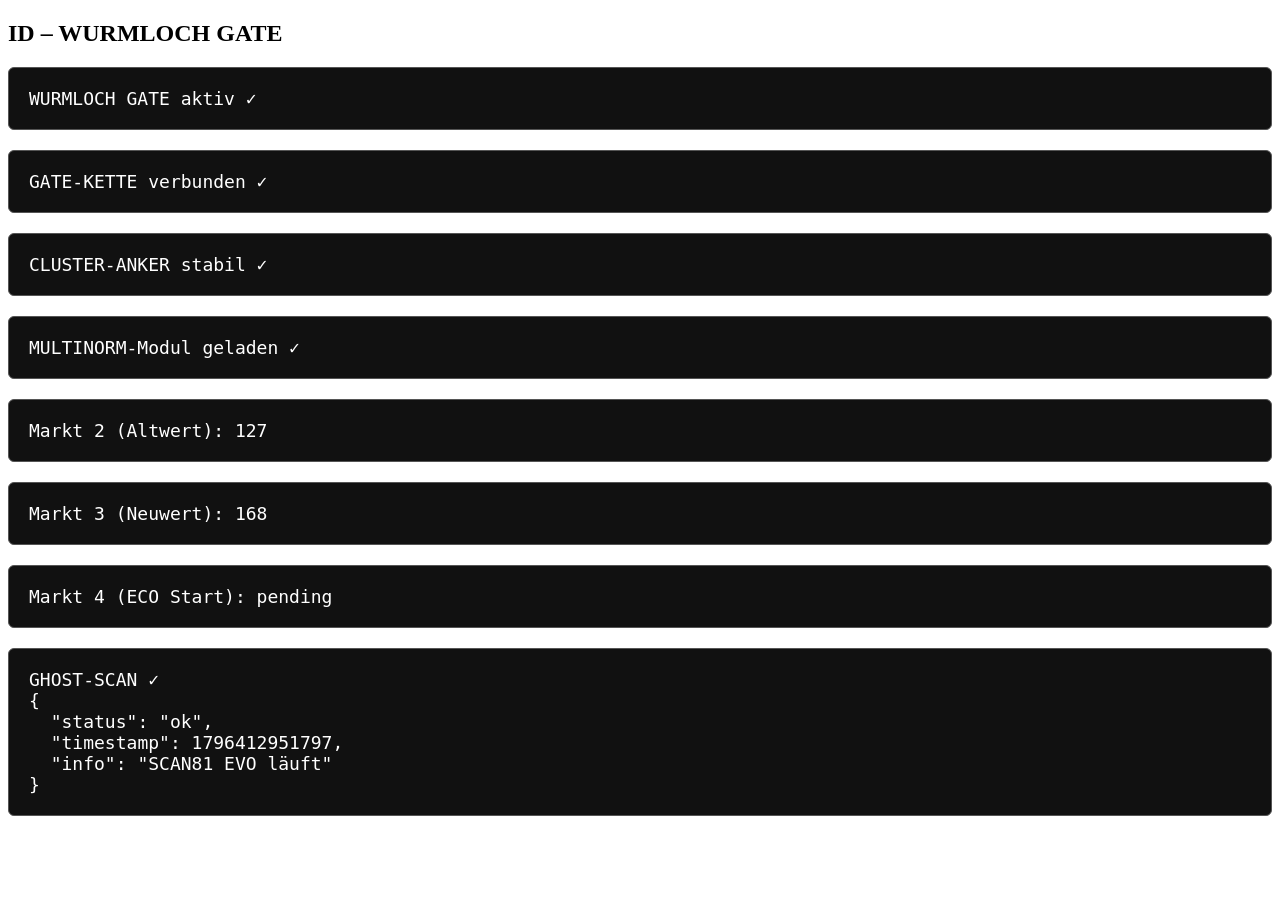
<file: ID.html>
<!DOCTYPE html>
<html>
<head>
    <title>ID – WURMLOCH GATE</title>
    <link rel="stylesheet" href="m.css">
</head>
<body>

<h2>ID – WURMLOCH GATE</h2>

<!-- WURMLOCH GATE -->
<div id="wurmloch-gate" class="market-box">
    WURMLOCH GATE // waiting…
</div>

<!-- GATE-KETTE -->
<div id="gate-kette" class="market-box">
    GATE-KETTE // waiting…
</div>

<!-- CLUSTER-ANKER -->
<div id="cluster-anker" class="market-box">
    CLUSTER-ANKER // waiting…
</div>

<!-- MULTINORM-MODUL -->
<div id="multinorm-modul" class="market-box">
    MULTINORM-MODUL // waiting…
</div>

<!-- MARKT 2 / 3 / 4 -->
<div id="markt2-box" class="market-box"></div>
<div id="markt3-box" class="market-box"></div>
<div id="markt4-box" class="market-box"></div>

<!-- GHOST-SCAN -->
<div id="ghostscan" class="market-box">
    GHOST-SCAN // waiting…
</div>

<script type="module">
import { marketData } from "./MARKT/marketData.js";
import { scanEVO } from "./MARKT/SCAN81/scanEVO.js";

async function IDGate() {

    // WURMLOCH GATE
    document.getElementById("wurmloch-gate").textContent =
        "WURMLOCH GATE aktiv ✓";

    // GATE-KETTE
    document.getElementById("gate-kette").textContent =
        "GATE-KETTE verbunden ✓";

    // CLUSTER-ANKER
    document.getElementById("cluster-anker").textContent =
        "CLUSTER-ANKER stabil ✓";

    // MULTINORM-MODUL
    document.getElementById("multinorm-modul").textContent =
        "MULTINORM-Modul geladen ✓";

    // MARKT 2
    document.getElementById("markt2-box").textContent =
        `Markt 2 (Altwert): ${marketData.markt2}`;

    // MARKT 3
    document.getElementById("markt3-box").textContent =
        `Markt 3 (Neuwert): ${marketData.markt3}`;

    // MARKT 4
    document.getElementById("markt4-box").textContent =
        `Markt 4 (ECO Start): ${marketData.markt4.ecoStart}`;

    // GHOST-SCAN
    try {
        const scan = await scanEVO();
        document.getElementById("ghostscan").textContent =
            `GHOST-SCAN ✓\n${JSON.stringify(scan, null, 2)}`;
    } catch (err) {
        document.getElementById("ghostscan").textContent =
            "GHOST-SCAN ERROR: " + err.message;
    }
}

IDGate();
setInterval(IDGate, 2000);
</script>

</body>
</html>
</file>
<file: m.css>
.market-box {
    padding: 20px;
    background: #111;
    color: #fff;
    font-size: 18px;
    border: 1px solid #555;
    white-space: pre-wrap;
    border-radius: 6px;
    margin-bottom: 20px;
    font-family: monospace;
}
</file>
